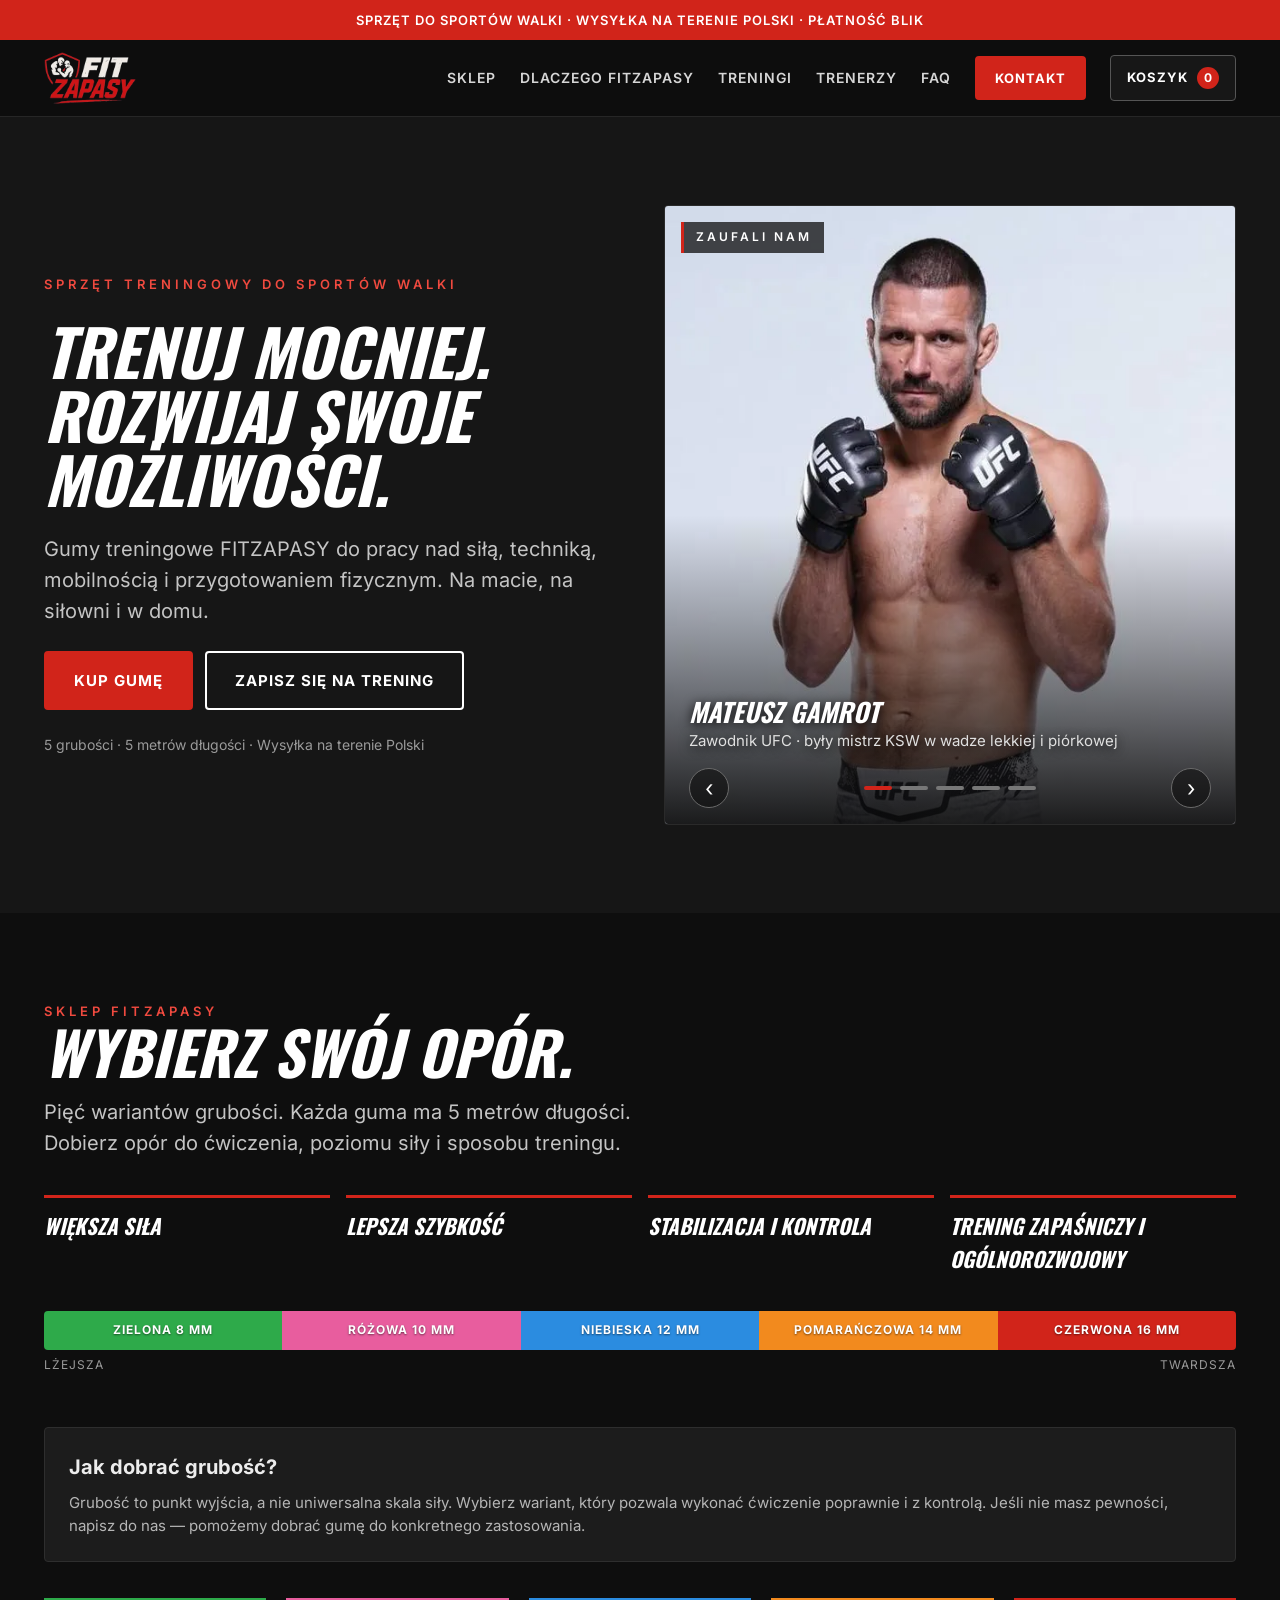
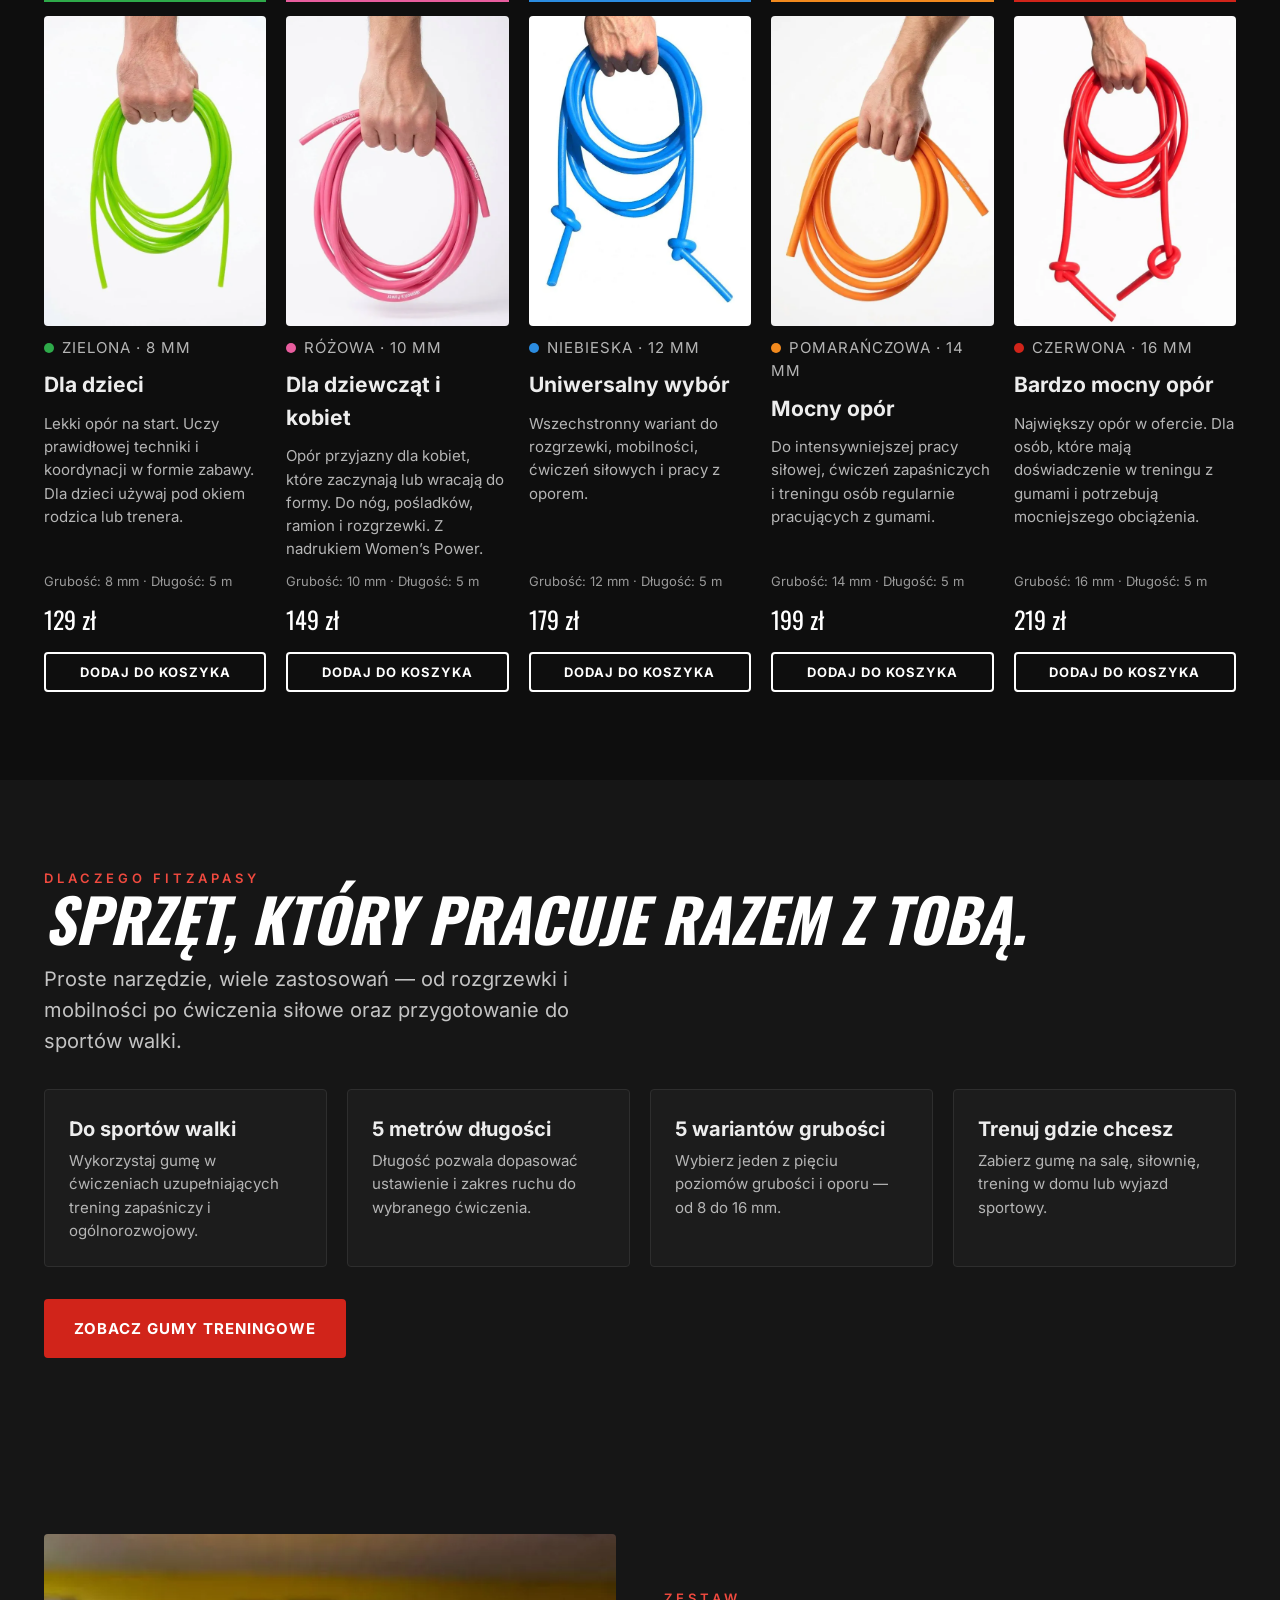
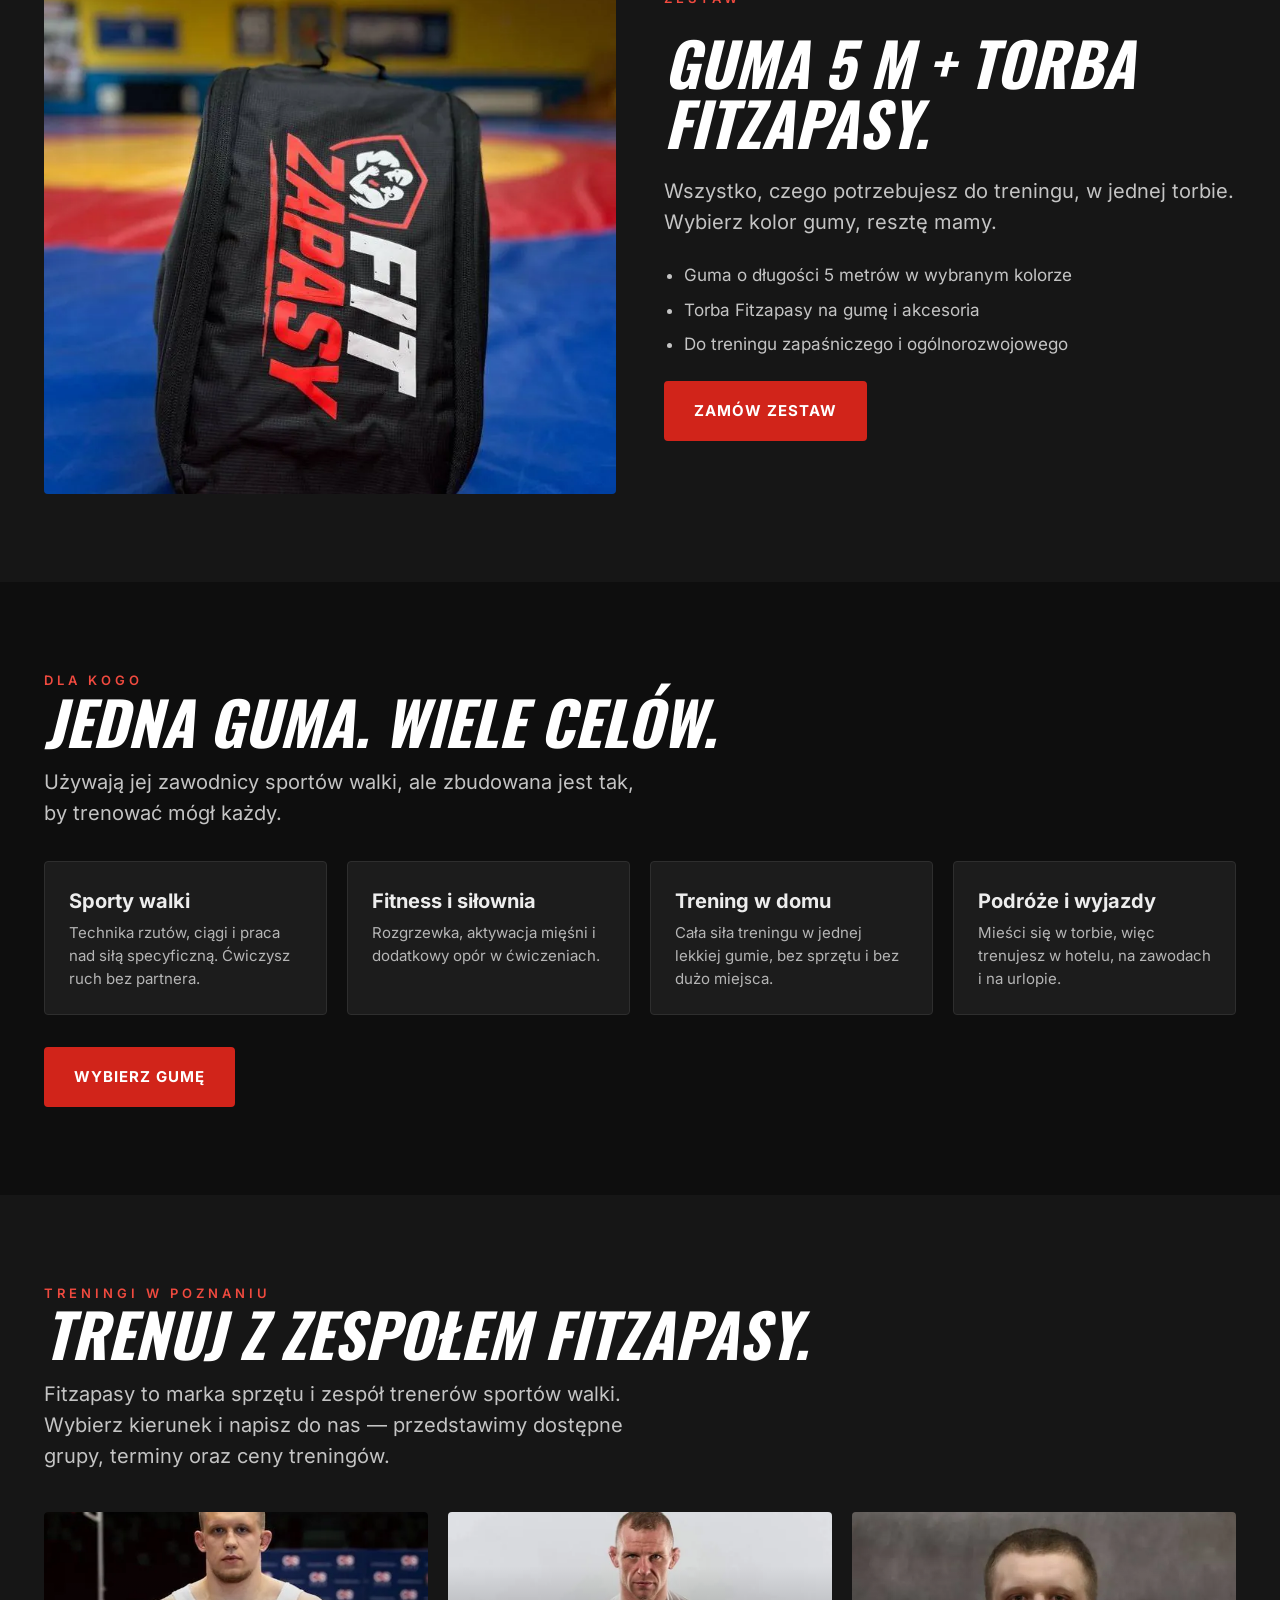
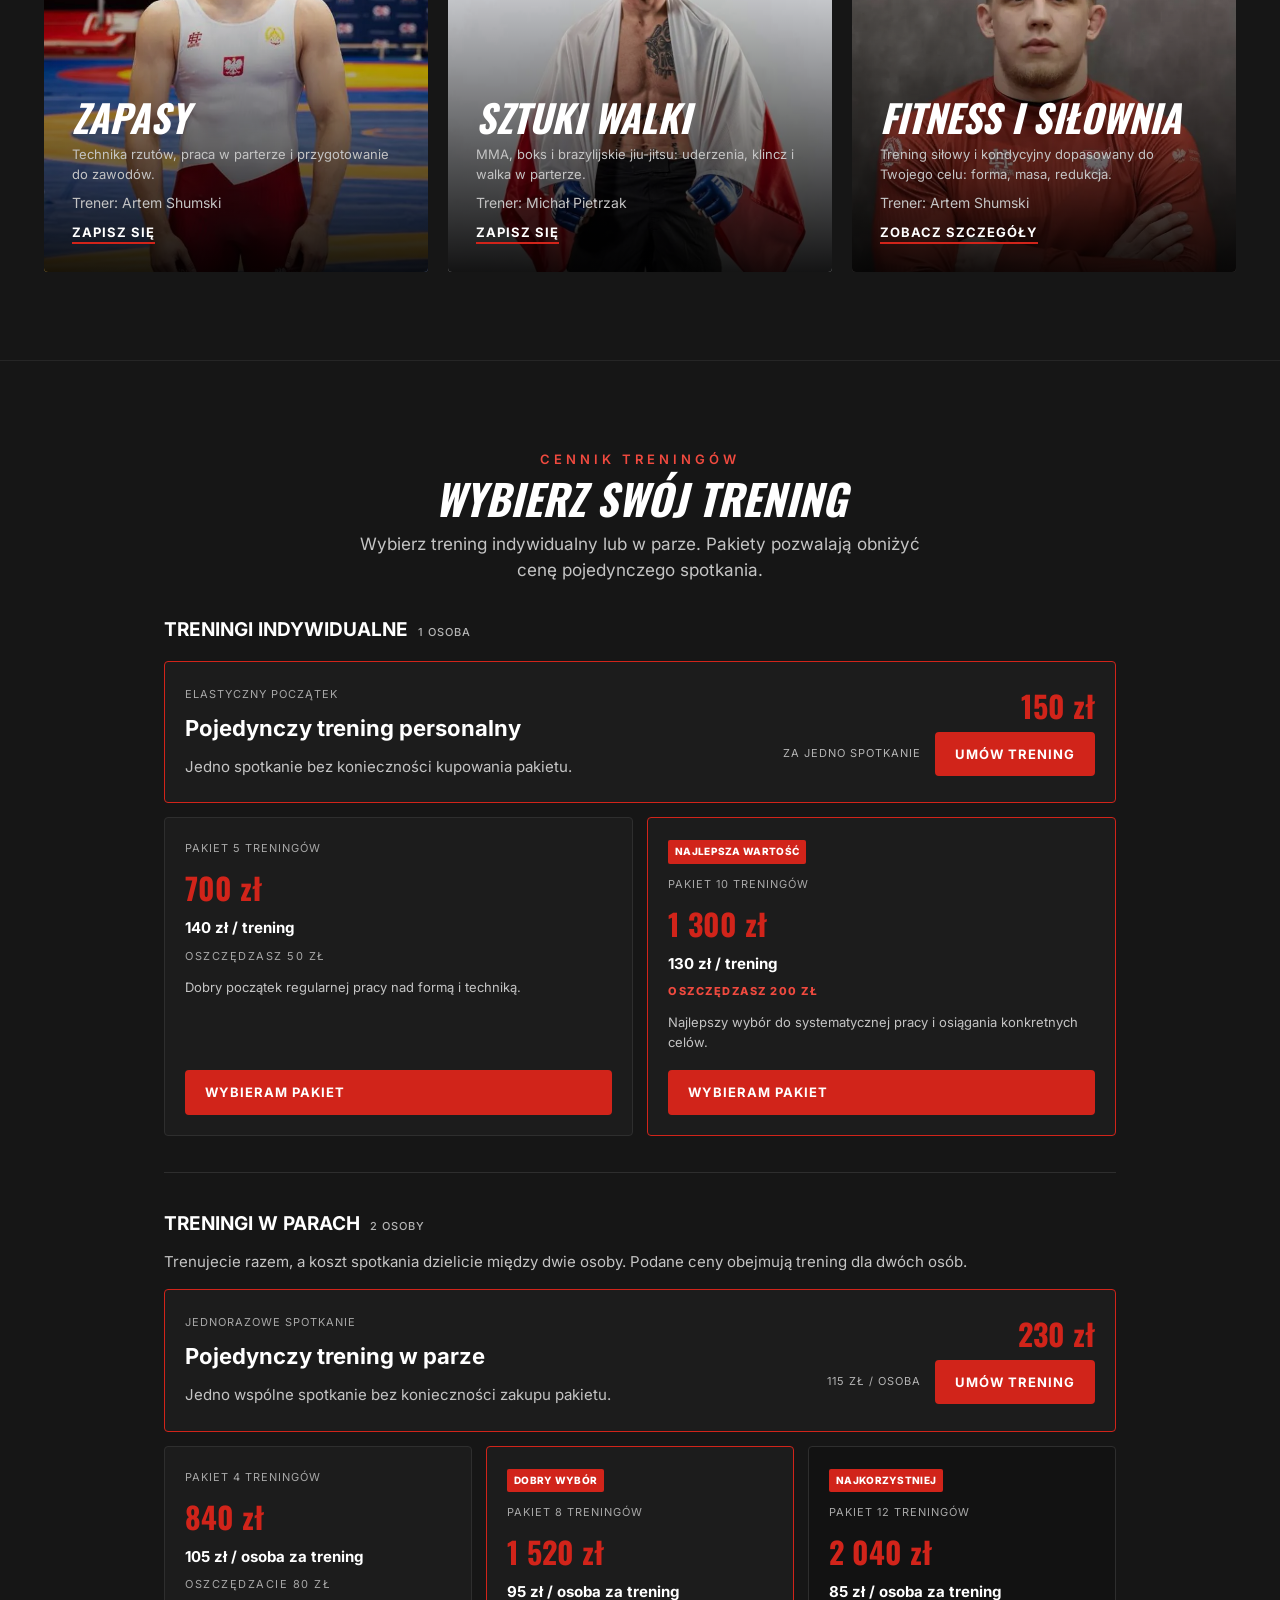
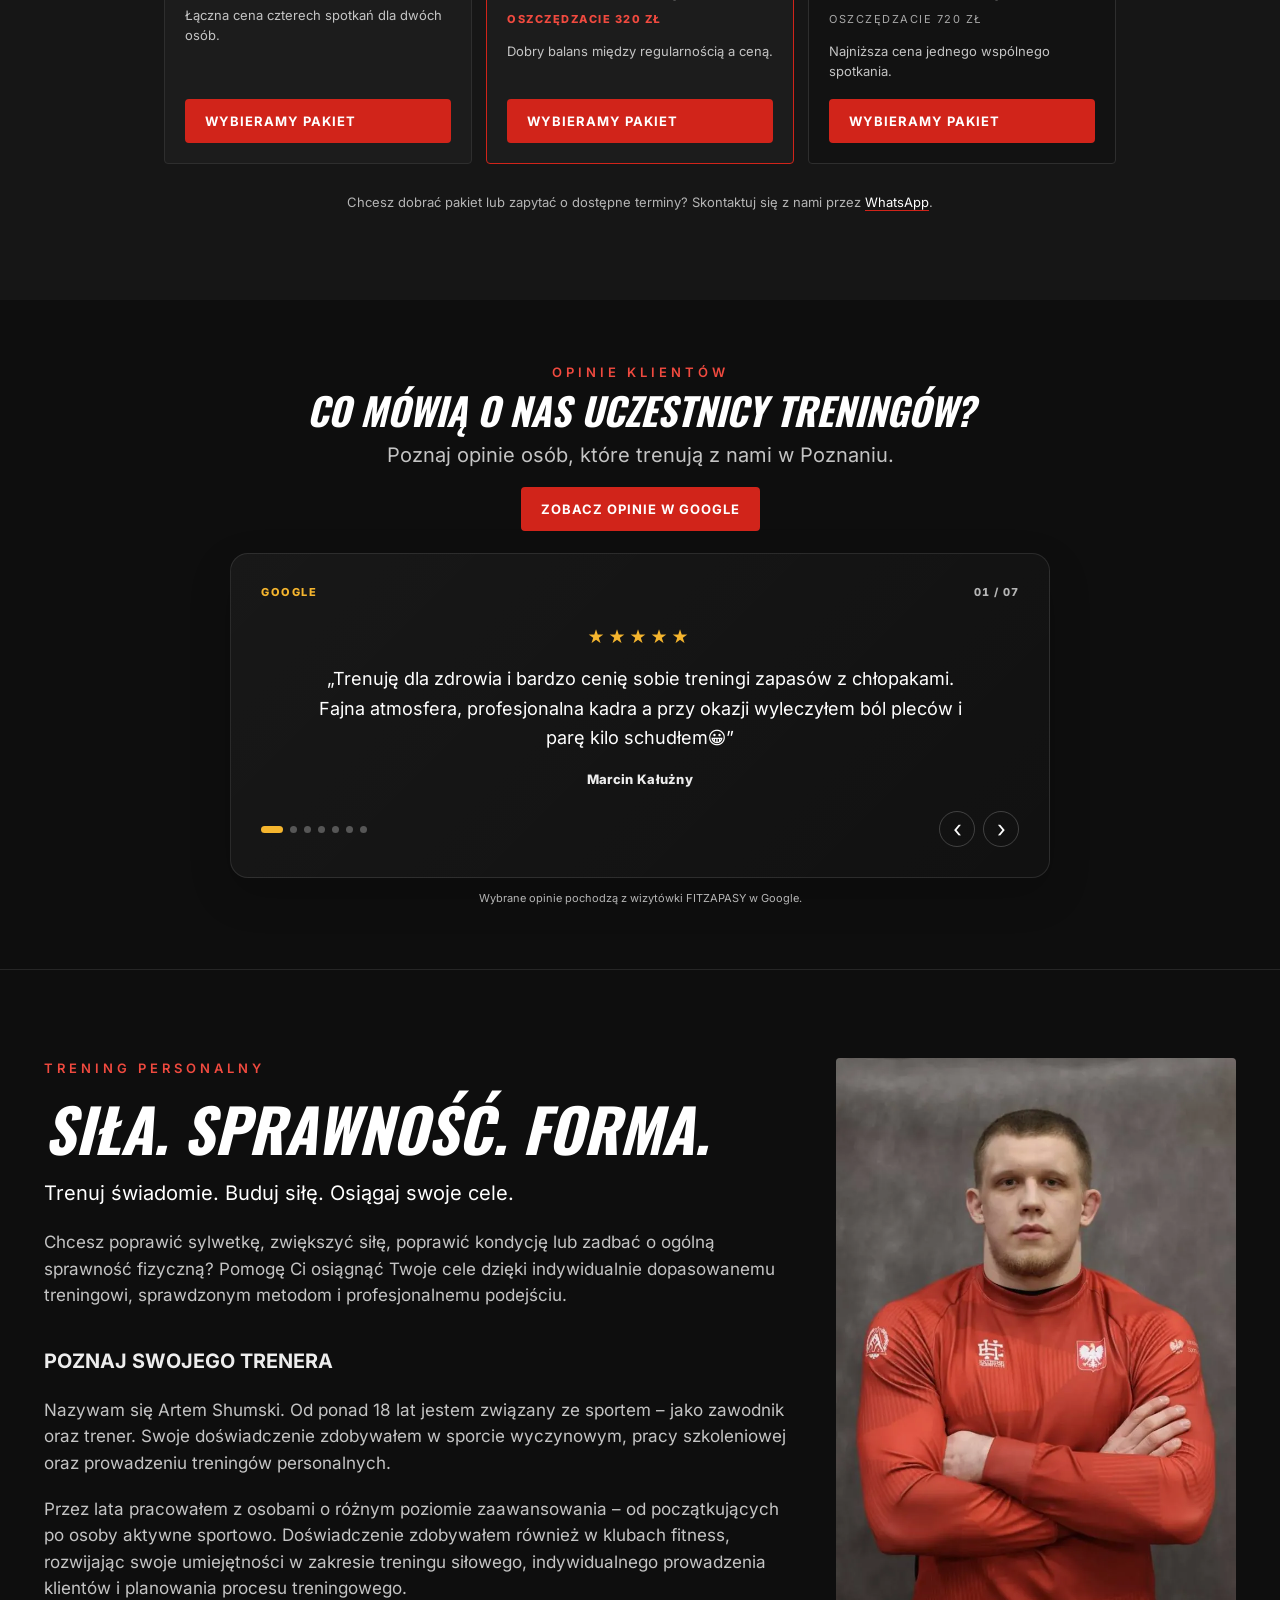
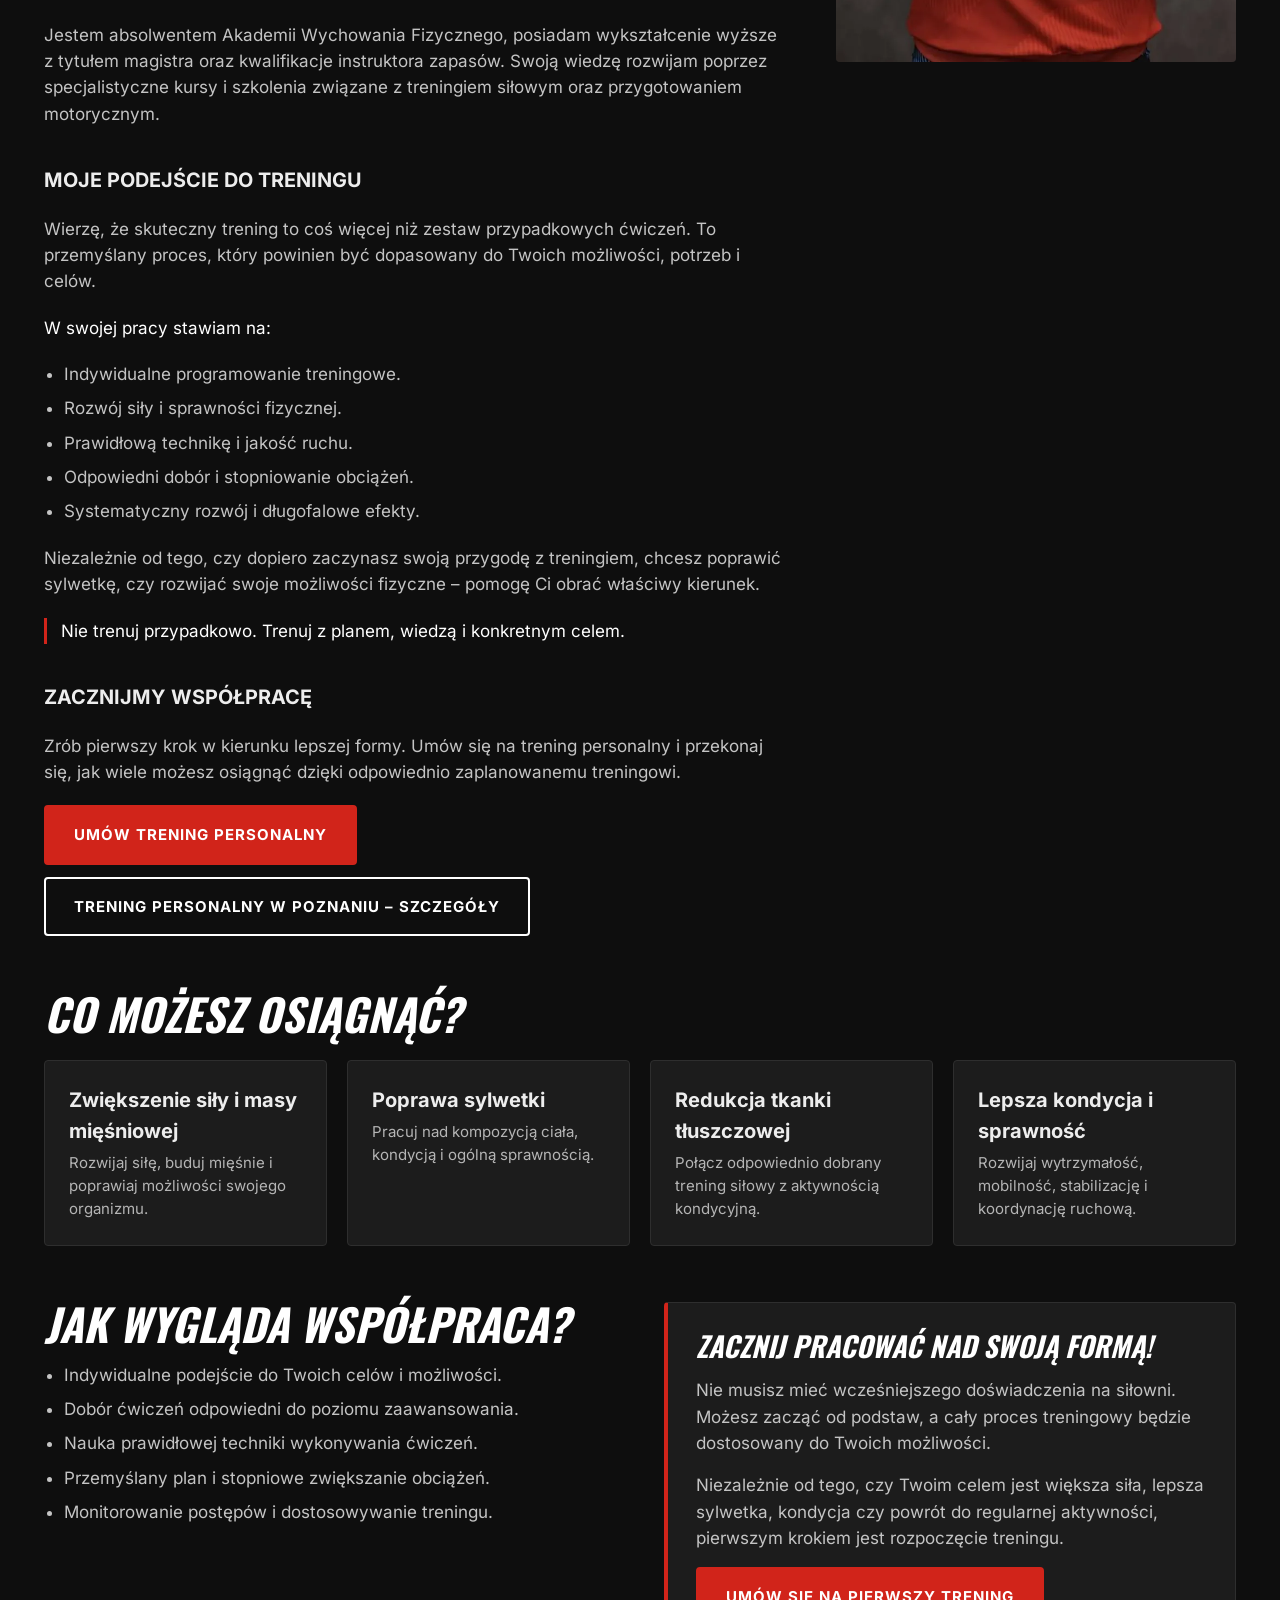
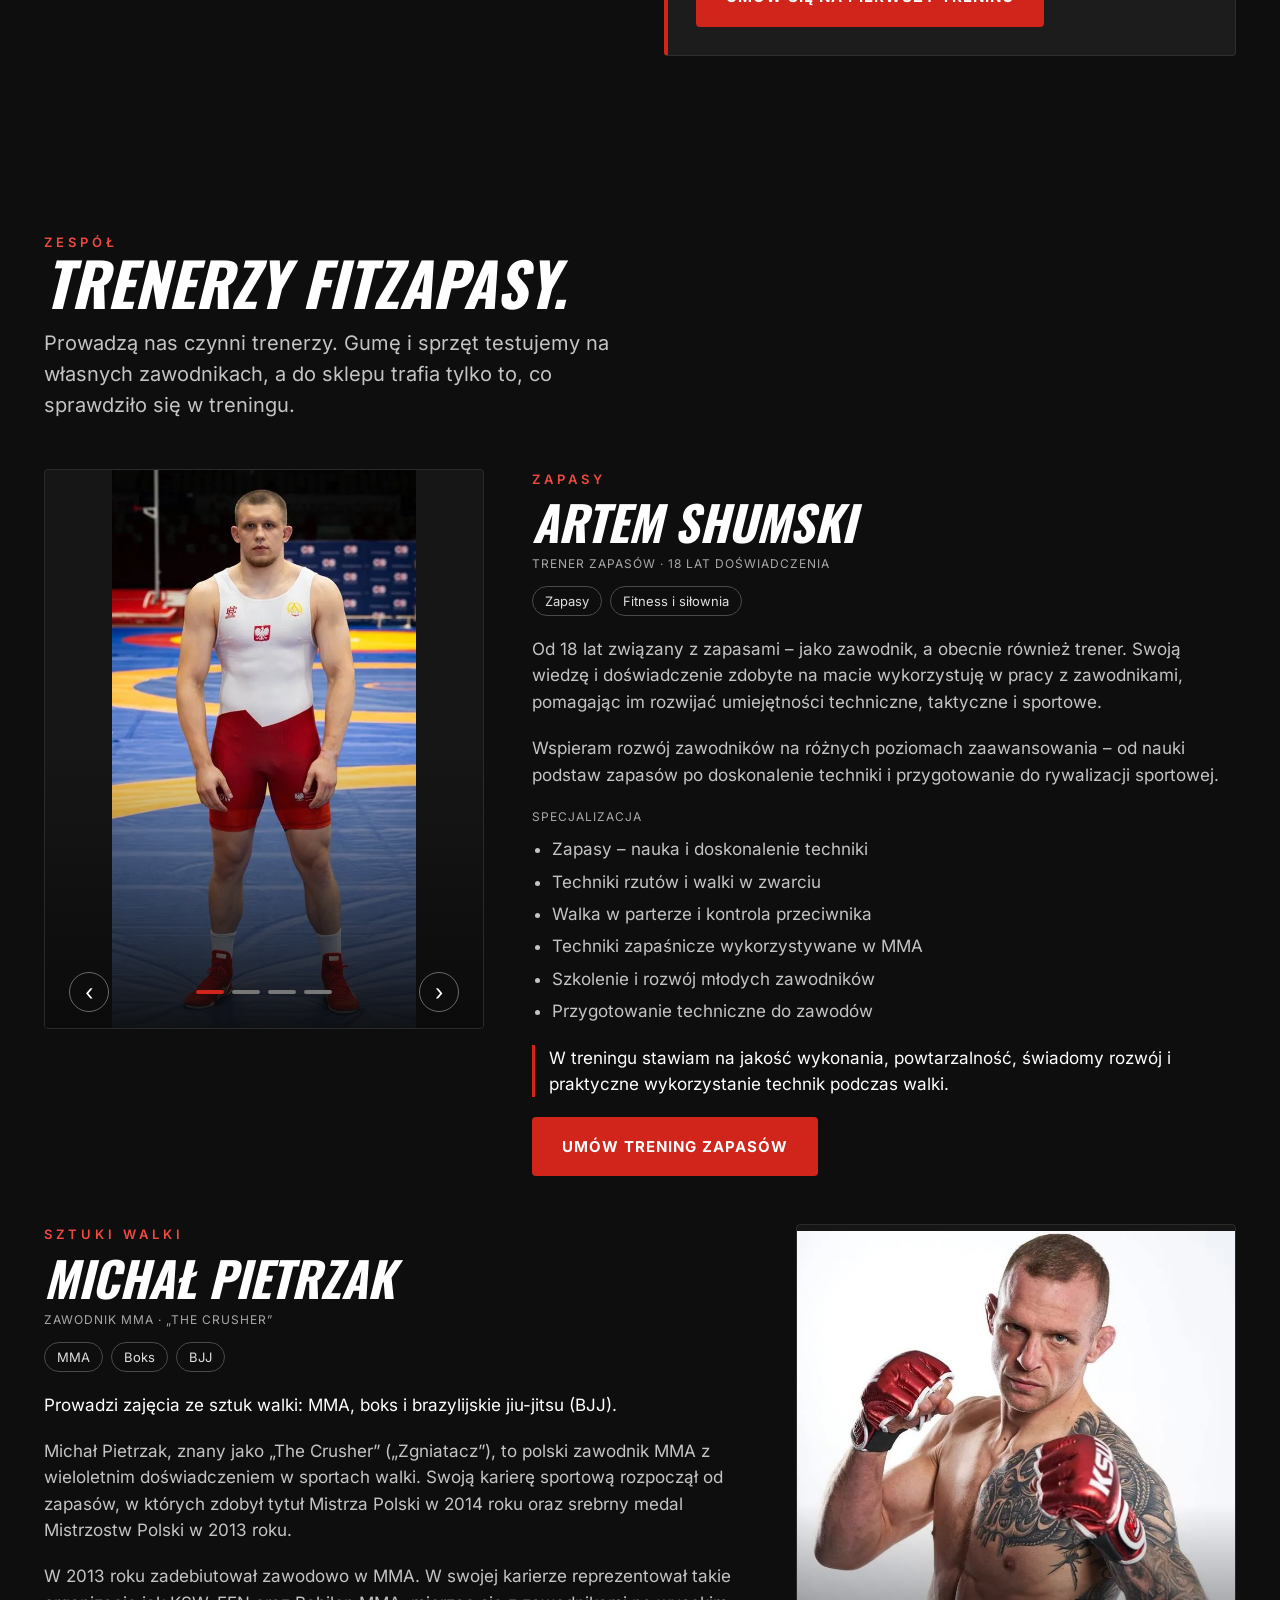
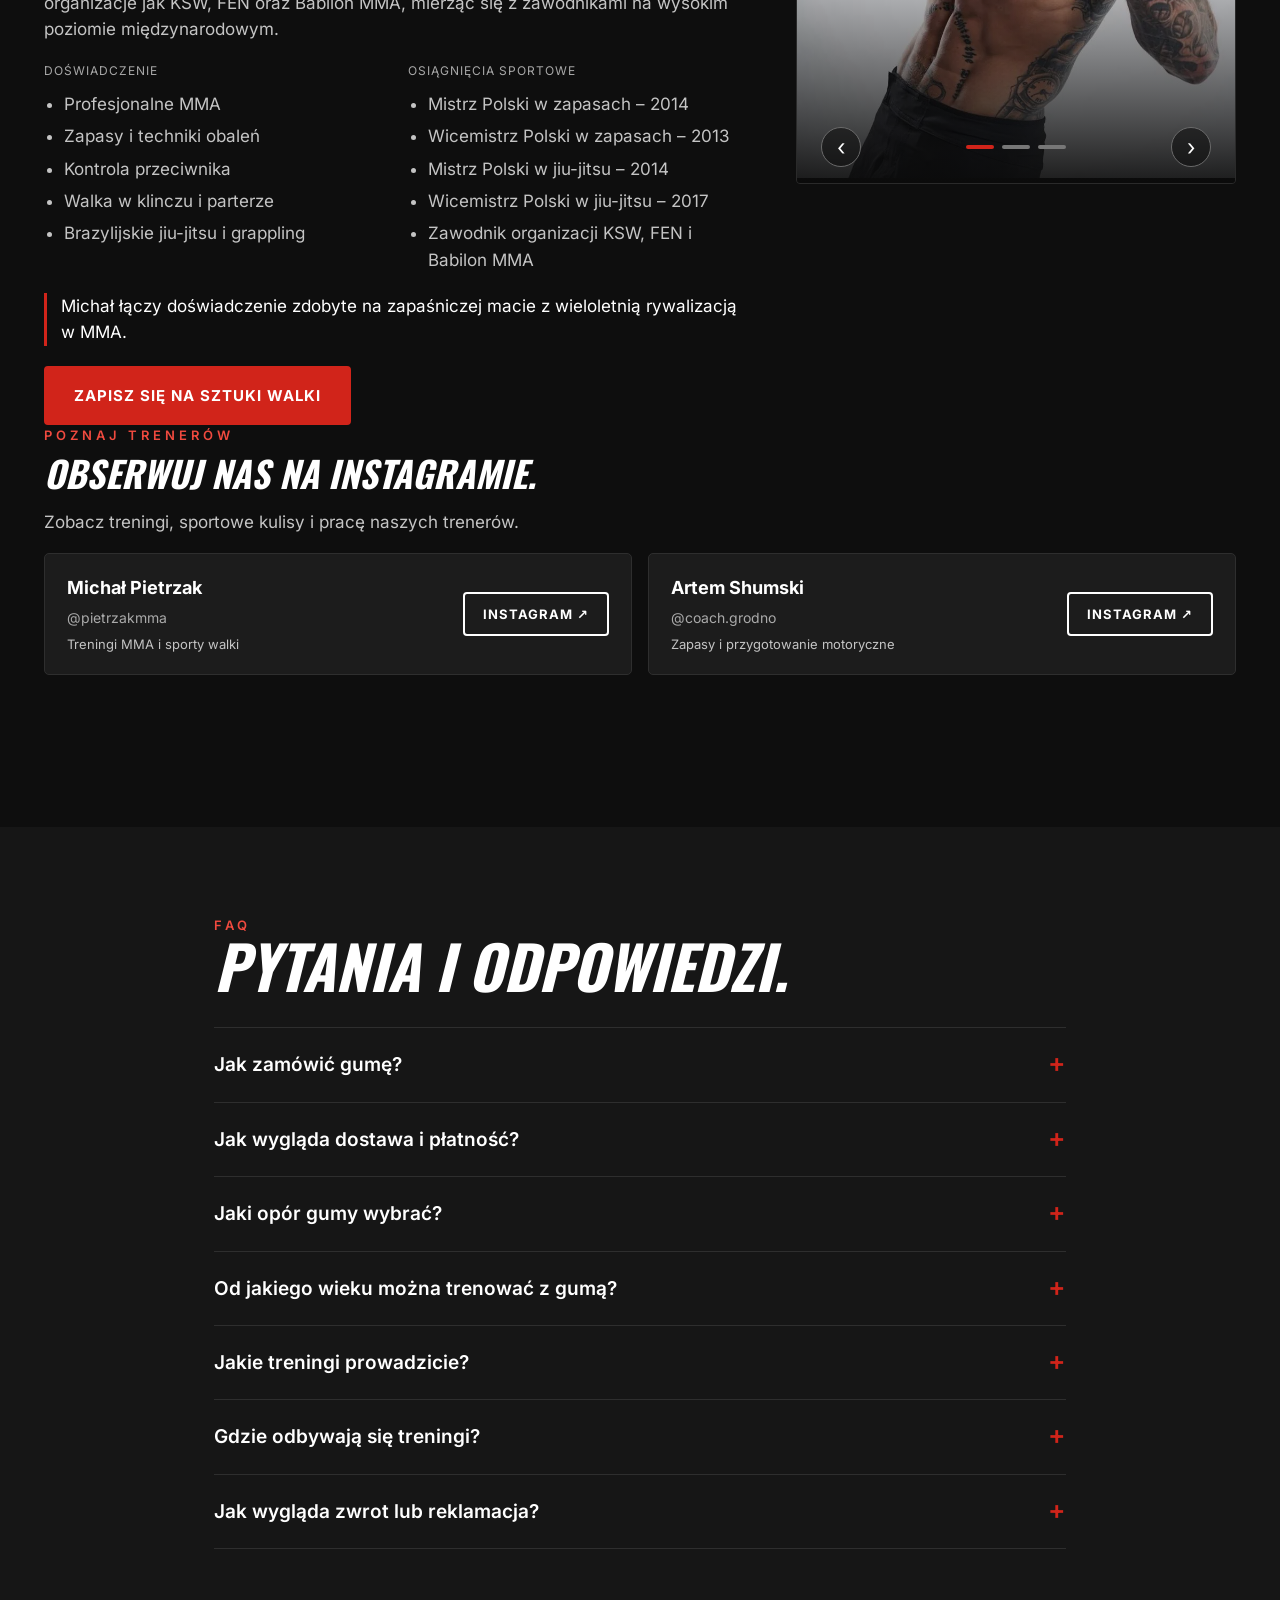
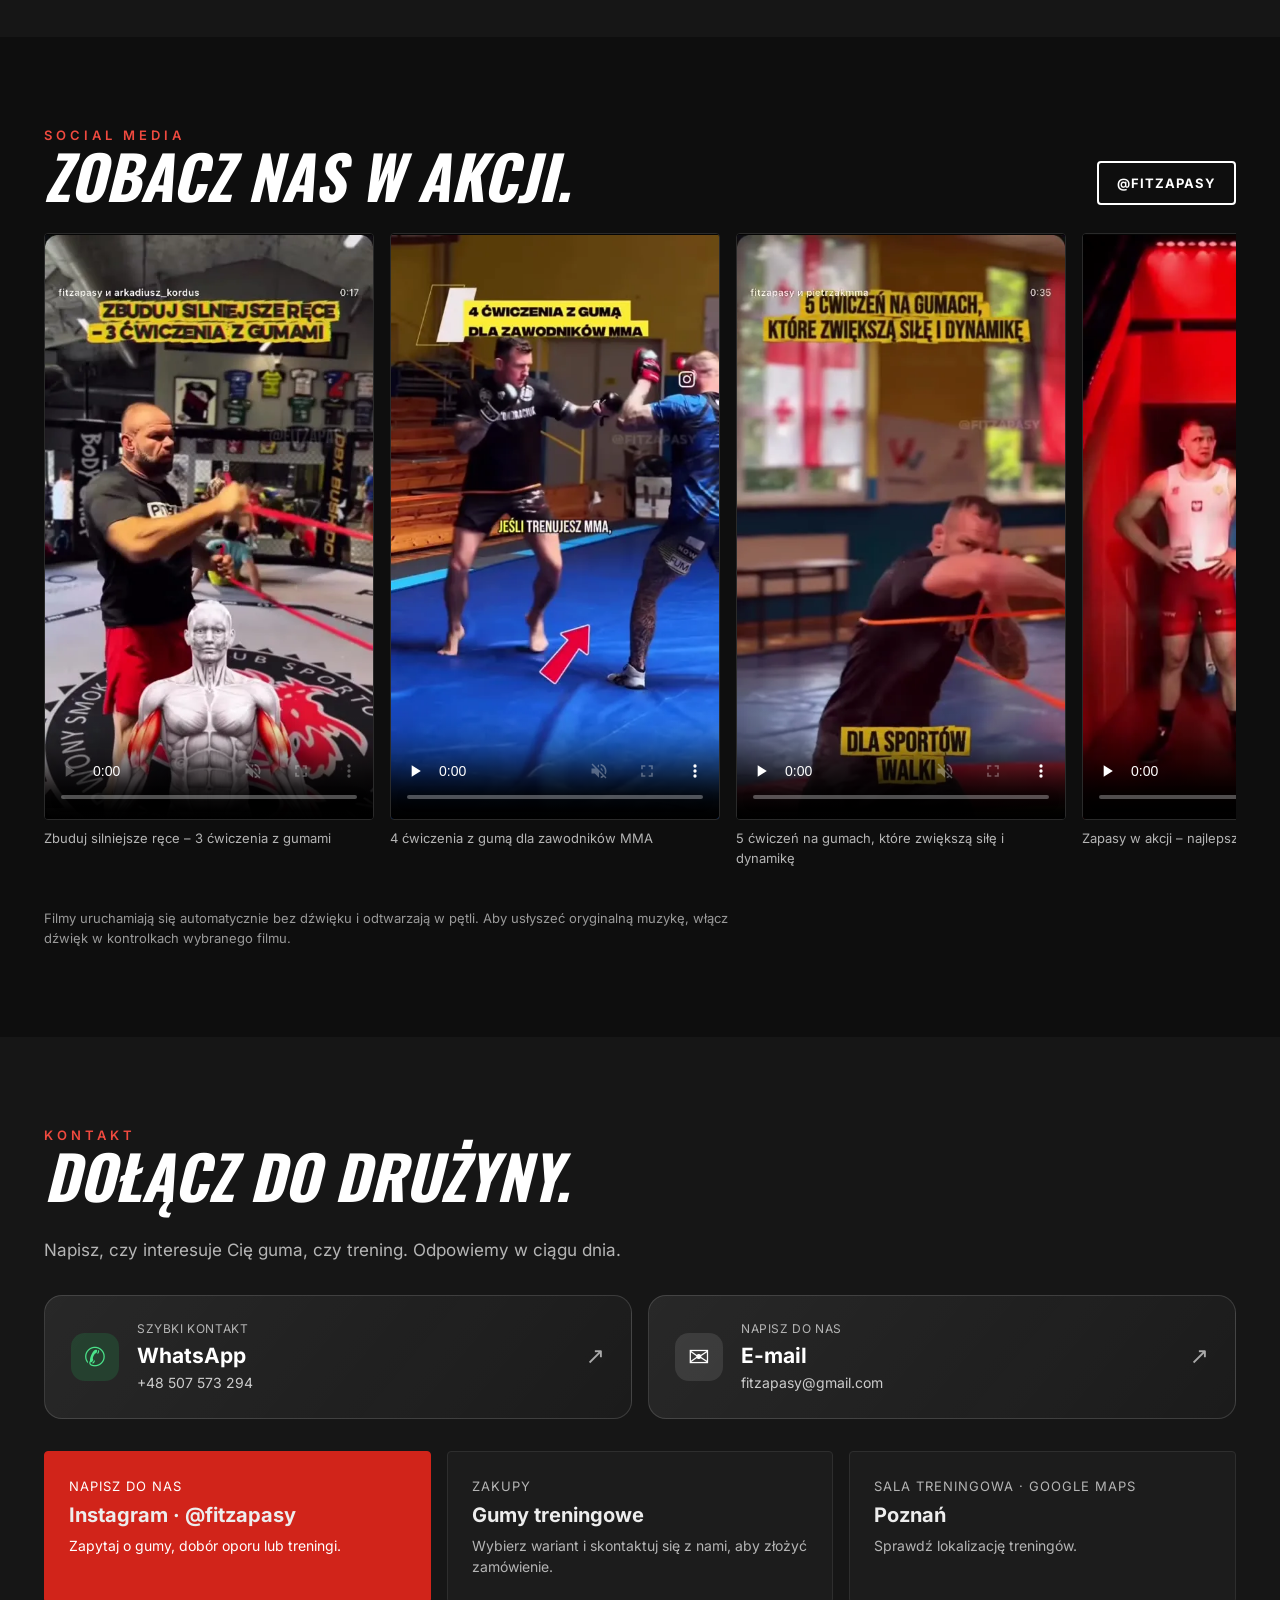
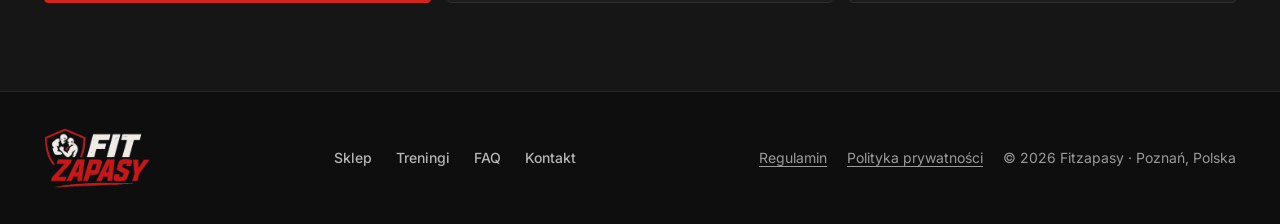
<file: public/index.html>
<!DOCTYPE html>
<html lang="pl">
<head>
  <meta charset="utf-8">
  <meta name="viewport" content="width=device-width, initial-scale=1">
  <title>FITZAPASY – gumy treningowe do sportów walki i treningu siłowego</title>
  <meta name="description" content="Gumy treningowe FITZAPASY o długości 5 m i grubości od 8 do 16 mm. Sprzęt do treningu zapaśniczego, sportów walki, siły i mobilności. Treningi w Poznaniu.">
  <meta name="theme-color" content="#0E0E0E">

  <meta property="og:type" content="website">
  <meta property="og:site_name" content="FITZAPASY">
  <meta property="og:title" content="Fitzapasy – trenuj jak mistrzowie">
  <meta property="og:description" content="Zaufali nam mistrzowie. Guma dla zapaśników i treningi zapasów w Poznaniu.">
  <meta property="og:locale" content="pl_PL">
  <meta property="og:url" content="https://fitzapasy.pl/">
  <meta property="og:image" content="https://fitzapasy.pl/assets/img/og-image.jpg">
  <meta property="og:image:width" content="1200">
  <meta property="og:image:height" content="630">
  <meta name="twitter:card" content="summary_large_image">
  <link rel="canonical" href="https://fitzapasy.pl/">

  <link rel="icon" href="favicon.ico" sizes="48x48">
  <link rel="icon" href="icon-192.png" type="image/png" sizes="192x192">
  <link rel="apple-touch-icon" href="apple-touch-icon.png">
  <link rel="preload" href="assets/fonts/inter-latin-wght-normal.woff2" as="font" type="font/woff2" crossorigin>
  <link rel="preload" href="assets/fonts/oswald-latin-wght-normal.woff2" as="font" type="font/woff2" crossorigin>
  <link rel="preload" href="assets/img/hero-mateusz-gamrot.webp" as="image" type="image/webp">
  <link rel="stylesheet" href="assets/css/main.css">
  <script type="module" src="assets/js/main.js"></script>
  <script type="application/ld+json">
  {
    "@context": "https://schema.org",
    "@type": "SportsActivityLocation",
    "@id": "https://fitzapasy.pl/#business",
    "name": "FITZAPASY",
    "url": "https://fitzapasy.pl/",
    "logo": "https://fitzapasy.pl/assets/img/logo-fitzapasy.webp",
    "image": "https://fitzapasy.pl/assets/img/og-image.jpg",
    "description": "Gumy treningowe do sportów walki i treningu siłowego oraz treningi zapasów, sztuk walki i treningi personalne w Poznaniu.",
    "telephone": "+48507573294",
    "email": "fitzapasy@gmail.com",
    "address": {
      "@type": "PostalAddress",
      "streetAddress": "Osiedle Jana III Sobieskiego 22G",
      "addressLocality": "Poznań",
      "addressCountry": "PL"
    },
    "sameAs": ["https://www.instagram.com/fitzapasy/"]
  }
  </script>
</head>
<body>
<a class="skip-link" href="#main">Przejdź do treści</a>

<div class="top">Sprzęt do sportów walki · Wysyłka na terenie Polski · Płatność BLIK</div>

<header class="site-header" data-site-header>
  <div class="w">
    <a href="#top"><img class="logo" src="assets/img/logo-fitzapasy.webp" alt="Fitzapasy – logo" width="260" height="147"></a>
    <nav class="main-nav" id="main-nav" aria-label="Menu główne">
      <a href="#sklep">Sklep</a>
      <a href="#dlaczego">Dlaczego Fitzapasy</a>
      <a href="#treningi">Treningi</a>
      <a href="#trener">Trenerzy</a>
      <a href="#faq">FAQ</a>
      <a class="btn s" href="#kontakt">Kontakt</a>
    </nav>
    <div class="header-actions">
      <button class="cart-trigger" type="button" data-cart-open aria-label="Otwórz koszyk" aria-controls="cart-panel">
        Koszyk <span class="cart-count" data-cart-count>0</span>
      </button>
      <button class="nav-toggle" type="button" data-nav-toggle aria-controls="main-nav" aria-expanded="false" aria-label="Otwórz menu">
        <span class="nav-toggle-bar"></span>
        <span class="nav-toggle-bar"></span>
        <span class="nav-toggle-bar"></span>
      </button>
    </div>
  </div>
</header>

<main id="main">

  <!-- Hero -------------------------------------------------------------- -->
  <section class="alt" id="top">
    <div class="w">
      <div class="row">
        <div class="col">
          <p class="eyebrow">Sprzęt treningowy do sportów walki</p>
          <h1>Trenuj mocniej. Rozwijaj swoje możliwości.</h1>
          <p class="lead">Gumy treningowe FITZAPASY do pracy nad siłą, techniką, mobilnością i przygotowaniem fizycznym. Na macie, na siłowni i w domu.</p>
          <div class="actions">
            <a class="btn" href="#sklep">Kup gumę</a>
            <a class="btn o" href="#treningi">Zapisz się na trening</a>
          </div>
          <p class="note">5 grubości · 5 metrów długości · Wysyłka na terenie Polski</p>
        </div>

        <div class="col">
          <div class="car" data-carousel aria-roledescription="karuzela" aria-label="Zawodnicy, którzy nam zaufali">
            <p class="trust">Zaufali nam</p>
            <figure class="sl on" aria-label="Zdjęcie 1">
              <img class="focus-18" src="assets/img/hero-mateusz-gamrot.webp" alt="Mateusz Gamrot w rękawicach UFC" width="820" height="683" fetchpriority="high">
              <figcaption><b>Mateusz Gamrot</b><span>Zawodnik UFC · były mistrz KSW w wadze lekkiej i piórkowej</span></figcaption>
            </figure>
            <figure class="sl" aria-label="Zdjęcie 2">
              <img src="assets/img/hero-tadeusz-michalik.webp" alt="Tadeusz Michalik z brązowym medalem olimpijskim z Tokio" width="820" height="544" loading="lazy">
              <figcaption><b>Tadeusz Michalik</b><span>Brązowy medalista igrzysk olimpijskich w Tokio w zapasach w stylu klasycznym</span></figcaption>
            </figure>
            <figure class="sl" aria-label="Zdjęcie 3">
              <img class="focus-15" src="assets/img/hero-mateusz-bernatek.webp" alt="Mateusz Bernatek świętuje zwycięstwo w biało-czerwonym stroju reprezentacji Polski" width="820" height="547" loading="lazy">
              <figcaption><b>Mateusz Bernatek</b><span>Wicemistrz świata (2017) i Europy (2021) w zapasach w stylu klasycznym</span></figcaption>
            </figure>
            <figure class="sl" aria-label="Zdjęcie 4" data-shuffle>
              <img class="focus-30" src="assets/img/hero-daniel-skibinski.webp" alt="Daniel Skibiński z pamiątkową statuetką po walce" width="620" height="730" loading="lazy">
              <figcaption><b>Daniel Skibiński</b><span>Zawodnik KSW · pierwszy i były mistrz Babilon MMA w wadze półśredniej</span></figcaption>
            </figure>
            <figure class="sl" aria-label="Zdjęcie 5" data-shuffle>
              <img class="focus-18" src="assets/img/hero-filip-sadowski.webp" alt="Filip Sadowski z dwoma medalami Mistrzostw Polski w brazylijskim jiu-jitsu" width="820" height="1033" loading="lazy">
              <figcaption><b>Filip Sadowski</b><span>Czarny pas w brazylijskim jiu-jitsu</span></figcaption>
            </figure>
            <div class="shade"></div>
            <div class="ctl">
              <button class="ar" type="button" data-prev aria-label="Poprzednie zdjęcie">‹</button>
              <div class="dots" data-dots></div>
              <button class="ar" type="button" data-next aria-label="Następne zdjęcie">›</button>
            </div>
          </div>
        </div>
      </div>
    </div>
  </section>

  <!-- Sklep ------------------------------------------------------------- -->
  <section id="sklep">
    <div class="w stack gap-36">
      <div class="section-head">
        <p class="eyebrow">Sklep FITZAPASY</p>
        <h2>Wybierz swój opór.</h2>
        <p class="lead">Pięć wariantów grubości. Każda guma ma 5 metrów długości. Dobierz opór do ćwiczenia, poziomu siły i sposobu treningu.</p>
      </div>

      <div class="stats">
        <div><span class="num">Większa siła</span></div>
        <div><span class="num">Lepsza szybkość</span></div>
        <div><span class="num">Stabilizacja i kontrola</span></div>
        <div><span class="num">Trening zapaśniczy i ogólnorozwojowy</span></div>
      </div>

      <div>
        <div class="scale">
          <span class="c-green">Zielona 8 mm</span>
          <span class="c-pink">Różowa 10 mm</span>
          <span class="c-blue">Niebieska 12 mm</span>
          <span class="c-orange">Pomarańczowa 14 mm</span>
          <span class="c-red">Czerwona 16 mm</span>
        </div>
        <div class="scl"><span>lżejsza</span><span>twardsza</span></div>
      </div>

      <div class="cc cc--tip">
        <b>Jak dobrać grubość?</b>
        <span>Grubość to punkt wyjścia, a nie uniwersalna skala siły. Wybierz wariant, który pozwala wykonać ćwiczenie poprawnie i z kontrolą. Jeśli nie masz pewności, napisz do nas — pomożemy dobrać gumę do konkretnego zastosowania.</span>
      </div>

      <div class="grid grid--products">
        <article class="prod c-green">
          <div class="ph"><img class="focus-60" src="assets/img/guma-zielona-8mm.webp" alt="Guma treningowa Fitzapasy – zielona, 8 mm" width="620" height="827" loading="lazy"></div>
          <p class="cat"><i class="dot"></i>Zielona · 8 mm</p>
          <h3>Dla dzieci</h3>
          <p>Lekki opór na start. Uczy prawidłowej techniki i koordynacji w formie zabawy. Dla dzieci używaj pod okiem rodzica lub trenera.</p>
          <p class="spec">Grubość: 8 mm · Długość: 5 m</p>
          <p class="price">129 zł</p>
          <button class="btn o s" type="button" data-add-to-cart data-name="Guma zielona 8 mm – lekki opór" data-price="129">Dodaj do koszyka</button>
        </article>

        <article class="prod c-pink">
          <div class="ph"><img class="focus-60" src="assets/img/guma-rozowa-10mm.webp" alt="Guma treningowa Fitzapasy – różowa, 10 mm" width="620" height="827" loading="lazy"></div>
          <p class="cat"><i class="dot"></i>Różowa · 10 mm</p>
          <h3>Dla dziewcząt i kobiet</h3>
          <p>Opór przyjazny dla kobiet, które zaczynają lub wracają do formy. Do nóg, pośladków, ramion i rozgrzewki. Z nadrukiem Women’s Power.</p>
          <p class="spec">Grubość: 10 mm · Długość: 5 m</p>
          <p class="price">149 zł</p>
          <button class="btn o s" type="button" data-add-to-cart data-name="Guma różowa 10 mm – lekki / średni opór" data-price="149">Dodaj do koszyka</button>
        </article>

        <article class="prod c-blue">
          <div class="ph"><img class="focus-60" src="assets/img/guma-niebieska-12mm.webp" alt="Guma treningowa Fitzapasy – niebieska, 12 mm" width="640" height="933" loading="lazy"></div>
          <p class="cat"><i class="dot"></i>Niebieska · 12 mm</p>
          <h3>Uniwersalny wybór</h3>
          <p>Wszechstronny wariant do rozgrzewki, mobilności, ćwiczeń siłowych i pracy z oporem.</p>
          <p class="spec">Grubość: 12 mm · Długość: 5 m</p>
          <p class="price">179 zł</p>
          <button class="btn o s" type="button" data-add-to-cart data-name="Guma niebieska 12 mm – uniwersalny wybór" data-price="179">Dodaj do koszyka</button>
        </article>

        <article class="prod c-orange">
          <div class="ph"><img class="focus-60" src="assets/img/guma-pomaranczowa-14mm.webp" alt="Guma treningowa Fitzapasy – pomarańczowa, 14 mm" width="620" height="827" loading="lazy"></div>
          <p class="cat"><i class="dot"></i>Pomarańczowa · 14 mm</p>
          <h3>Mocny opór</h3>
          <p>Do intensywniejszej pracy siłowej, ćwiczeń zapaśniczych i treningu osób regularnie pracujących z gumami.</p>
          <p class="spec">Grubość: 14 mm · Długość: 5 m</p>
          <p class="price">199 zł</p>
          <button class="btn o s" type="button" data-add-to-cart data-name="Guma pomarańczowa 14 mm – mocny opór" data-price="199">Dodaj do koszyka</button>
        </article>

        <article class="prod c-red">
          <div class="ph"><img class="focus-60" src="assets/img/guma-czerwona-16mm.webp" alt="Guma treningowa Fitzapasy – czerwona, 16 mm" width="620" height="850" loading="lazy"></div>
          <p class="cat"><i class="dot"></i>Czerwona · 16 mm</p>
          <h3>Bardzo mocny opór</h3>
          <p>Największy opór w ofercie. Dla osób, które mają doświadczenie w treningu z gumami i potrzebują mocniejszego obciążenia.</p>
          <p class="spec">Grubość: 16 mm · Długość: 5 m</p>
          <p class="price">219 zł</p>
          <button class="btn o s" type="button" data-add-to-cart data-name="Guma czerwona 16 mm – bardzo mocny opór" data-price="219">Dodaj do koszyka</button>
        </article>
      </div>
    </div>
  </section>

  <!-- Dlaczego ---------------------------------------------------------- -->
  <section class="alt" id="dlaczego">
    <div class="w stack">
      <div class="section-head">
        <p class="eyebrow">Dlaczego FITZAPASY</p>
        <h2>Sprzęt, który pracuje razem z Tobą.</h2>
        <p class="lead">Proste narzędzie, wiele zastosowań — od rozgrzewki i mobilności po ćwiczenia siłowe oraz przygotowanie do sportów walki.</p>
      </div>
      <div class="grid g4">
        <div class="cc"><b>Do sportów walki</b><span>Wykorzystaj gumę w ćwiczeniach uzupełniających trening zapaśniczy i ogólnorozwojowy.</span></div>
        <div class="cc"><b>5 metrów długości</b><span>Długość pozwala dopasować ustawienie i zakres ruchu do wybranego ćwiczenia.</span></div>
        <div class="cc"><b>5 wariantów grubości</b><span>Wybierz jeden z pięciu poziomów grubości i oporu — od 8 do 16 mm.</span></div>
        <div class="cc"><b>Trenuj gdzie chcesz</b><span>Zabierz gumę na salę, siłownię, trening w domu lub wyjazd sportowy.</span></div>
      </div>
      <div><a class="btn" href="#sklep">Zobacz gumy treningowe</a></div>
    </div>
  </section>

  <!-- Zestaw ------------------------------------------------------------ -->
  <section class="alt" id="zestaw">
    <div class="w">
      <div class="row">
        <div class="col">
          <div class="ph ph--tall"><img class="focus-55" src="assets/img/zestaw-torba.webp" alt="Torba Fitzapasy na macie zapaśniczej" width="760" height="1013" loading="lazy"></div>
        </div>
        <div class="col">
          <p class="eyebrow">Zestaw</p>
          <h2>Guma 5 m + torba Fitzapasy.</h2>
          <p class="lead">Wszystko, czego potrzebujesz do treningu, w jednej torbie. Wybierz kolor gumy, resztę mamy.</p>
          <ul class="list">
            <li>Guma o długości 5 metrów w wybranym kolorze</li>
            <li>Torba Fitzapasy na gumę i akcesoria</li>
            <li>Do treningu zapaśniczego i ogólnorozwojowego</li>
          </ul>
          <div><a class="btn" href="#kontakt">Zamów zestaw</a></div>
        </div>
      </div>
    </div>
  </section>

  <!-- Dla kogo ---------------------------------------------------------- -->
  <section>
    <div class="w stack">
      <div class="section-head">
        <p class="eyebrow">Dla kogo</p>
        <h2>Jedna guma. Wiele celów.</h2>
        <p class="lead">Używają jej zawodnicy sportów walki, ale zbudowana jest tak, by trenować mógł każdy.</p>
      </div>
      <div class="grid g4">
        <div class="cc"><b>Sporty walki</b><span>Technika rzutów, ciągi i praca nad siłą specyficzną. Ćwiczysz ruch bez partnera.</span></div>
        <div class="cc"><b>Fitness i siłownia</b><span>Rozgrzewka, aktywacja mięśni i dodatkowy opór w ćwiczeniach.</span></div>
        <div class="cc"><b>Trening w domu</b><span>Cała siła treningu w jednej lekkiej gumie, bez sprzętu i bez dużo miejsca.</span></div>
        <div class="cc"><b>Podróże i wyjazdy</b><span>Mieści się w torbie, więc trenujesz w hotelu, na zawodach i na urlopie.</span></div>
      </div>
      <div><a class="btn" href="#sklep">Wybierz gumę</a></div>
    </div>
  </section>

  <!-- Treningi ---------------------------------------------------------- -->
  <section class="alt" id="treningi">
    <div class="w stack gap-40">
      <div class="section-head">
        <p class="eyebrow">Treningi w Poznaniu</p>
        <h2>Trenuj z zespołem Fitzapasy.</h2>
        <p class="lead">Fitzapasy to marka sprzętu i zespół trenerów sportów walki. Wybierz kierunek i napisz do nas — przedstawimy dostępne grupy, terminy oraz ceny treningów.</p>
      </div>

      <div class="grid grid--paths">
        <a class="ph path" href="#kontakt">
          <img class="focus-15" src="assets/img/artem-shumski-zapasy.webp" alt="Trening: Zapasy" width="599" height="1100" loading="lazy">
          <span class="big">Zapasy</span>
          <span>Technika rzutów, praca w parterze i przygotowanie do zawodów.</span>
          <span class="trainer">Trener: Artem Shumski</span>
          <span class="more">Zapisz się</span>
        </a>
        <a class="ph path" href="#kontakt">
          <img class="focus-15" src="assets/img/michal-pietrzak-flaga.webp" alt="Trening: sztuki walki" width="820" height="883" loading="lazy">
          <span class="big">Sztuki walki</span>
          <span>MMA, boks i brazylijskie jiu-jitsu: uderzenia, klincz i walka w parterze.</span>
          <span class="trainer">Trener: Michał Pietrzak</span>
          <span class="more">Zapisz się</span>
        </a>
        <a class="ph path" href="#fitness">
          <img class="focus-15" src="assets/img/artem-shumski-fitness.webp" alt="Trening: fitness i siłownia" width="729" height="1100" loading="lazy">
          <span class="big">Fitness i siłownia</span>
          <span>Trening siłowy i kondycyjny dopasowany do Twojego celu: forma, masa, redukcja.</span>
          <span class="trainer">Trener: Artem Shumski</span>
          <span class="more">Zobacz szczegóły</span>
        </a>
      </div>
    </div>
  </section>

  <!-- Cennik treningów -------------------------------------------------- -->
  <section class="alt section--bordered" id="cennik">
    <div class="w pricing">
      <div class="pricing-head">
        <p class="eyebrow">Cennik treningów</p>
        <h2>Wybierz swój trening</h2>
        <p class="lead">Wybierz trening indywidualny lub w parze. Pakiety pozwalają obniżyć cenę pojedynczego spotkania.</p>
      </div>

      <div class="pricing-group">
        <h3 class="pricing-group-title">Treningi indywidualne <small>1 osoba</small></h3>

        <article class="price-card price-card--single">
          <div class="price-card-info">
            <p class="price-card-label">Elastyczny początek</p>
            <h4>Pojedynczy trening personalny</h4>
            <p class="price-card-desc">Jedno spotkanie bez konieczności kupowania pakietu.</p>
          </div>
          <div class="price-card-buy">
            <p class="price-card-amount">150&nbsp;zł</p>
            <div class="price-card-cta">
              <span class="price-card-unit">za jedno spotkanie</span>
              <a class="btn s" href="#kontakt" data-whatsapp="pojedynczy trening personalny (150 zł)">Umów trening</a>
            </div>
          </div>
        </article>

        <div class="pricing-grid pricing-grid--2">
          <article class="price-card">
            <p class="price-card-label">Pakiet 5 treningów</p>
            <p class="price-card-amount">700&nbsp;zł</p>
            <p class="price-card-per">140&nbsp;zł / trening</p>
            <p class="price-card-saving">Oszczędzasz 50&nbsp;zł</p>
            <p class="price-card-desc">Dobry początek regularnej pracy nad formą i techniką.</p>
            <a class="btn s" href="#kontakt" data-whatsapp="pakiet 5 treningów indywidualnych (700 zł)">Wybieram pakiet</a>
          </article>
          <article class="price-card price-card--featured">
            <p class="price-card-badge">Najlepsza wartość</p>
            <p class="price-card-label">Pakiet 10 treningów</p>
            <p class="price-card-amount">1&nbsp;300&nbsp;zł</p>
            <p class="price-card-per">130&nbsp;zł / trening</p>
            <p class="price-card-saving">Oszczędzasz 200&nbsp;zł</p>
            <p class="price-card-desc">Najlepszy wybór do systematycznej pracy i osiągania konkretnych celów.</p>
            <a class="btn s" href="#kontakt" data-whatsapp="pakiet 10 treningów indywidualnych (1300 zł)">Wybieram pakiet</a>
          </article>
        </div>
      </div>

      <div class="pricing-group">
        <h3 class="pricing-group-title">Treningi w parach <small>2 osoby</small></h3>
        <p class="pricing-group-intro">Trenujecie razem, a koszt spotkania dzielicie między dwie osoby. Podane ceny obejmują trening dla dwóch osób.</p>

        <article class="price-card price-card--single">
          <div class="price-card-info">
            <p class="price-card-label">Jednorazowe spotkanie</p>
            <h4>Pojedynczy trening w parze</h4>
            <p class="price-card-desc">Jedno wspólne spotkanie bez konieczności zakupu pakietu.</p>
          </div>
          <div class="price-card-buy">
            <p class="price-card-amount">230&nbsp;zł</p>
            <div class="price-card-cta">
              <span class="price-card-unit">115&nbsp;zł / osoba</span>
              <a class="btn s" href="#kontakt" data-whatsapp="pojedynczy trening w parze (230 zł)">Umów trening</a>
            </div>
          </div>
        </article>

        <div class="pricing-grid pricing-grid--3">
          <article class="price-card">
            <p class="price-card-label">Pakiet 4 treningów</p>
            <p class="price-card-amount">840&nbsp;zł</p>
            <p class="price-card-per">105&nbsp;zł / osoba za trening</p>
            <p class="price-card-saving">Oszczędzacie 80&nbsp;zł</p>
            <p class="price-card-desc">Łączna cena czterech spotkań dla dwóch osób.</p>
            <a class="btn s" href="#kontakt" data-whatsapp="pakiet 4 treningów w parze (840 zł)">Wybieramy pakiet</a>
          </article>
          <article class="price-card price-card--featured">
            <p class="price-card-badge">Dobry wybór</p>
            <p class="price-card-label">Pakiet 8 treningów</p>
            <p class="price-card-amount">1&nbsp;520&nbsp;zł</p>
            <p class="price-card-per">95&nbsp;zł / osoba za trening</p>
            <p class="price-card-saving">Oszczędzacie 320&nbsp;zł</p>
            <p class="price-card-desc">Dobry balans między regularnością a ceną.</p>
            <a class="btn s" href="#kontakt" data-whatsapp="pakiet 8 treningów w parze (1520 zł)">Wybieramy pakiet</a>
          </article>
          <article class="price-card price-card--dark">
            <p class="price-card-badge">Najkorzystniej</p>
            <p class="price-card-label">Pakiet 12 treningów</p>
            <p class="price-card-amount">2&nbsp;040&nbsp;zł</p>
            <p class="price-card-per">85&nbsp;zł / osoba za trening</p>
            <p class="price-card-saving">Oszczędzacie 720&nbsp;zł</p>
            <p class="price-card-desc">Najniższa cena jednego wspólnego spotkania.</p>
            <a class="btn s" href="#kontakt" data-whatsapp="pakiet 12 treningów w parze (2040 zł)">Wybieramy pakiet</a>
          </article>
        </div>
      </div>

      <p class="pricing-note">Chcesz dobrać pakiet lub zapytać o dostępne terminy? Skontaktuj się z nami przez <a href="#kontakt" data-whatsapp="">WhatsApp</a>.</p>
    </div>
  </section>

  <!-- Opinie ------------------------------------------------------------ -->
  <section class="review-section" id="opinie">
    <div class="w">
      <div class="review-heading">
        <div>
          <p class="eyebrow">Opinie klientów</p>
          <h2>Co mówią o nas uczestnicy treningów?</h2>
          <p class="lead">Poznaj opinie osób, które trenują z nami w Poznaniu.</p>
        </div>
        <a class="btn s" href="https://maps.app.goo.gl/hU7fTTg3PBC93mWm6" target="_blank" rel="noopener noreferrer">Zobacz opinie w Google</a>
      </div>

      <div class="cc review-carousel" data-reviews role="region" aria-roledescription="karuzela" aria-label="Opinie uczestników treningów">
        <div class="review-topline">
          <span class="review-google">GOOGLE</span>
          <span class="review-count" data-review-count>01 / 07</span>
        </div>
        <div class="review-content" aria-live="polite" aria-atomic="true">
          <div class="review-stars" aria-label="5 na 5 gwiazdek">★★★★★</div>
          <p class="review-text" data-review-text></p>
          <div class="review-author" data-review-author></div>
        </div>
        <div class="review-controls">
          <div class="review-dots" data-dots aria-label="Wybierz opinię"></div>
          <div class="review-arrows">
            <button type="button" data-prev aria-label="Poprzednia opinia">‹</button>
            <button type="button" data-next aria-label="Następna opinia">›</button>
          </div>
        </div>
      </div>
      <p class="review-footnote">Wybrane opinie pochodzą z wizytówki FITZAPASY w Google.</p>
    </div>
  </section>

  <!-- Trening personalny ------------------------------------------------ -->
  <section class="section--bordered" id="fitness">
    <div class="w stack gap-56">
      <div class="row row--top">
        <div class="col fitness-body prose">
          <p class="eyebrow">Trening personalny</p>
          <h2>Siła. Sprawność. Forma.</h2>
          <p class="lead lead--light">Trenuj świadomie. Buduj siłę. Osiągaj swoje cele.</p>
          <p>Chcesz poprawić sylwetkę, zwiększyć siłę, poprawić kondycję lub zadbać o ogólną sprawność fizyczną? Pomogę Ci osiągnąć Twoje cele dzięki indywidualnie dopasowanemu treningowi, sprawdzonym metodom i profesjonalnemu podejściu.</p>

          <h3>POZNAJ SWOJEGO TRENERA</h3>
          <p>Nazywam się Artem Shumski. Od ponad 18 lat jestem związany ze sportem – jako zawodnik oraz trener. Swoje doświadczenie zdobywałem w sporcie wyczynowym, pracy szkoleniowej oraz prowadzeniu treningów personalnych.</p>
          <p>Przez lata pracowałem z osobami o różnym poziomie zaawansowania – od początkujących po osoby aktywne sportowo. Doświadczenie zdobywałem również w klubach fitness, rozwijając swoje umiejętności w zakresie treningu siłowego, indywidualnego prowadzenia klientów i planowania procesu treningowego.</p>
          <p>Jestem absolwentem Akademii Wychowania Fizycznego, posiadam wykształcenie wyższe z tytułem magistra oraz kwalifikacje instruktora zapasów. Swoją wiedzę rozwijam poprzez specjalistyczne kursy i szkolenia związane z treningiem siłowym oraz przygotowaniem motorycznym.</p>

          <h3>MOJE PODEJŚCIE DO TRENINGU</h3>
          <p>Wierzę, że skuteczny trening to coś więcej niż zestaw przypadkowych ćwiczeń. To przemyślany proces, który powinien być dopasowany do Twoich możliwości, potrzeb i celów.</p>
          <p class="em">W swojej pracy stawiam na:</p>
          <ul class="list">
            <li>Indywidualne programowanie treningowe.</li>
            <li>Rozwój siły i sprawności fizycznej.</li>
            <li>Prawidłową technikę i jakość ruchu.</li>
            <li>Odpowiedni dobór i stopniowanie obciążeń.</li>
            <li>Systematyczny rozwój i długofalowe efekty.</li>
          </ul>
          <p>Niezależnie od tego, czy dopiero zaczynasz swoją przygodę z treningiem, chcesz poprawić sylwetkę, czy rozwijać swoje możliwości fizyczne – pomogę Ci obrać właściwy kierunek.</p>
          <p class="callout">Nie trenuj przypadkowo. Trenuj z planem, wiedzą i konkretnym celem.</p>

          <h3>ZACZNIJMY WSPÓŁPRACĘ</h3>
          <p>Zrób pierwszy krok w kierunku lepszej formy. Umów się na trening personalny i przekonaj się, jak wiele możesz osiągnąć dzięki odpowiednio zaplanowanemu treningowi.</p>
          <div class="actions">
            <a class="btn" href="#kontakt">Umów trening personalny</a>
            <a class="btn o" href="trening-personalny-poznan">Trening personalny w Poznaniu – szczegóły</a>
          </div>
        </div>
        <div class="fitness-photo">
          <div class="ph"><img src="assets/img/artem-shumski-fitness.webp" alt="Artem Shumski, trener treningu siłowego i fitnessu" width="729" height="1100" loading="lazy"></div>
        </div>
      </div>

      <div class="stack gap-24">
        <h2 class="h-mid">Co możesz osiągnąć?</h2>
        <div class="grid g4">
          <div class="cc"><b>Zwiększenie siły i masy mięśniowej</b><span>Rozwijaj siłę, buduj mięśnie i poprawiaj możliwości swojego organizmu.</span></div>
          <div class="cc"><b>Poprawa sylwetki</b><span>Pracuj nad kompozycją ciała, kondycją i ogólną sprawnością.</span></div>
          <div class="cc"><b>Redukcja tkanki tłuszczowej</b><span>Połącz odpowiednio dobrany trening siłowy z aktywnością kondycyjną.</span></div>
          <div class="cc"><b>Lepsza kondycja i sprawność</b><span>Rozwijaj wytrzymałość, mobilność, stabilizację i koordynację ruchową.</span></div>
        </div>
      </div>

      <div class="row row--top">
        <div class="col collab-col">
          <h2 class="h-mid">Jak wygląda współpraca?</h2>
          <ul class="list">
            <li>Indywidualne podejście do Twoich celów i możliwości.</li>
            <li>Dobór ćwiczeń odpowiedni do poziomu zaawansowania.</li>
            <li>Nauka prawidłowej techniki wykonywania ćwiczeń.</li>
            <li>Przemyślany plan i stopniowe zwiększanie obciążeń.</li>
            <li>Monitorowanie postępów i dostosowywanie treningu.</li>
          </ul>
        </div>
        <div class="col collab-col cta-box prose">
          <h3 class="big">Zacznij pracować nad swoją formą!</h3>
          <p>Nie musisz mieć wcześniejszego doświadczenia na siłowni. Możesz zacząć od podstaw, a cały proces treningowy będzie dostosowany do Twoich możliwości.</p>
          <p>Niezależnie od tego, czy Twoim celem jest większa siła, lepsza sylwetka, kondycja czy powrót do regularnej aktywności, pierwszym krokiem jest rozpoczęcie treningu.</p>
          <div><a class="btn" href="#kontakt">Umów się na pierwszy trening</a></div>
        </div>
      </div>
    </div>
  </section>

  <!-- Trenerzy ---------------------------------------------------------- -->
  <section id="trener">
    <div class="w stack gap-48">
      <div class="section-head">
        <p class="eyebrow">Zespół</p>
        <h2>Trenerzy Fitzapasy.</h2>
        <p class="lead">Prowadzą nas czynni trenerzy. Gumę i sprzęt testujemy na własnych zawodnikach, a do sklepu trafia tylko to, co sprawdziło się w treningu.</p>
      </div>

      <div class="row row--top">
        <div class="coach-media">
          <div class="car car--portrait" data-carousel aria-roledescription="karuzela" aria-label="Zdjęcia trenera Artema Shumskiego">
            <figure class="sl on"><img src="assets/img/artem-shumski-zapasy.webp" alt="Artem Shumski, trener zapasów" width="599" height="1100" loading="lazy"></figure>
            <figure class="sl"><img src="assets/img/artem-shumski-podium.webp" alt="Trener i młody zawodnik z brązowym medalem mistrzostw Europy U15 na podium" width="820" height="1093" loading="lazy"></figure>
            <figure class="sl"><img src="assets/img/zapasy-rzut.webp" alt="Walka zapaśnicza w stylu klasycznym: rzut w trakcie zawodów" width="820" height="585" loading="lazy"></figure>
            <figure class="sl"><img src="assets/img/reprezentacja-polski.webp" alt="Reprezentacja Polski w zapasach, zdjęcie grupowe w dresach kadry" width="820" height="615" loading="lazy"></figure>
            <div class="shade"></div>
            <div class="ctl">
              <button class="ar" type="button" data-prev aria-label="Poprzednie zdjęcie">‹</button>
              <div class="dots" data-dots></div>
              <button class="ar" type="button" data-next aria-label="Następne zdjęcie">›</button>
            </div>
          </div>
        </div>
        <div class="col coach-body prose">
          <div>
            <p class="eyebrow">Zapasy</p>
            <h3 class="big coach-name">Artem Shumski</h3>
            <p class="cat coach-role">Trener zapasów · 18 lat doświadczenia</p>
            <div class="chips"><span class="chip">Zapasy</span><span class="chip">Fitness i siłownia</span></div>
          </div>
          <p>Od 18 lat związany z zapasami – jako zawodnik, a obecnie również trener. Swoją wiedzę i doświadczenie zdobyte na macie wykorzystuję w pracy z zawodnikami, pomagając im rozwijać umiejętności techniczne, taktyczne i sportowe.</p>
          <p>Wspieram rozwój zawodników na różnych poziomach zaawansowania – od nauki podstaw zapasów po doskonalenie techniki i przygotowanie do rywalizacji sportowej.</p>
          <div>
            <p class="cat list-title">Specjalizacja</p>
            <ul class="list list--tight">
              <li>Zapasy – nauka i doskonalenie techniki</li>
              <li>Techniki rzutów i walki w zwarciu</li>
              <li>Walka w parterze i kontrola przeciwnika</li>
              <li>Techniki zapaśnicze wykorzystywane w MMA</li>
              <li>Szkolenie i rozwój młodych zawodników</li>
              <li>Przygotowanie techniczne do zawodów</li>
            </ul>
          </div>
          <p class="callout">W treningu stawiam na jakość wykonania, powtarzalność, świadomy rozwój i praktyczne wykorzystanie technik podczas walki.</p>
          <div><a class="btn" href="#kontakt">Umów trening zapasów</a></div>
        </div>
      </div>

      <div class="row row--top row--reverse">
        <div class="coach-media">
          <div class="car car--portrait" data-carousel aria-roledescription="karuzela" aria-label="Zdjęcia trenera Michała Pietrzaka">
            <figure class="sl on"><img src="assets/img/michal-pietrzak-portret.webp" alt="Michał Pietrzak w rękawicach KSW, portret studyjny" width="820" height="1025" loading="lazy"></figure>
            <figure class="sl"><img src="assets/img/michal-pietrzak-flaga.webp" alt="Michał Pietrzak z flagą Polski na ramionach" width="820" height="883" loading="lazy"></figure>
            <figure class="sl"><img src="assets/img/michal-pietrzak-ksw.webp" alt="Michał Pietrzak wchodzi do klatki na gali KSW" width="820" height="595" loading="lazy"></figure>
            <div class="shade"></div>
            <div class="ctl">
              <button class="ar" type="button" data-prev aria-label="Poprzednie zdjęcie">‹</button>
              <div class="dots" data-dots></div>
              <button class="ar" type="button" data-next aria-label="Następne zdjęcie">›</button>
            </div>
          </div>
        </div>
        <div class="col coach-body prose">
          <div>
            <p class="eyebrow">Sztuki walki</p>
            <h3 class="big coach-name">Michał Pietrzak</h3>
            <p class="cat coach-role">Zawodnik MMA · „The Crusher”</p>
            <div class="chips"><span class="chip">MMA</span><span class="chip">Boks</span><span class="chip">BJJ</span></div>
          </div>
          <p class="em">Prowadzi zajęcia ze sztuk walki: MMA, boks i brazylijskie jiu-jitsu (BJJ).</p>
          <p>Michał Pietrzak, znany jako „The Crusher” („Zgniatacz”), to polski zawodnik MMA z wieloletnim doświadczeniem w sportach walki. Swoją karierę sportową rozpoczął od zapasów, w których zdobył tytuł Mistrza Polski w 2014 roku oraz srebrny medal Mistrzostw Polski w 2013 roku.</p>
          <p>W 2013 roku zadebiutował zawodowo w MMA. W swojej karierze reprezentował takie organizacje jak KSW, FEN oraz Babilon MMA, mierząc się z zawodnikami na wysokim poziomie międzynarodowym.</p>
          <div class="grid grid--lists">
            <div>
              <p class="cat list-title">Doświadczenie</p>
              <ul class="list list--tight">
                <li>Profesjonalne MMA</li>
                <li>Zapasy i techniki obaleń</li>
                <li>Kontrola przeciwnika</li>
                <li>Walka w klinczu i parterze</li>
                <li>Brazylijskie jiu-jitsu i grappling</li>
              </ul>
            </div>
            <div>
              <p class="cat list-title">Osiągnięcia sportowe</p>
              <ul class="list list--tight">
                <li>Mistrz Polski w zapasach – 2014</li>
                <li>Wicemistrz Polski w zapasach – 2013</li>
                <li>Mistrz Polski w jiu-jitsu – 2014</li>
                <li>Wicemistrz Polski w jiu-jitsu – 2017</li>
                <li>Zawodnik organizacji KSW, FEN i Babilon MMA</li>
              </ul>
            </div>
          </div>
          <p class="callout">Michał łączy doświadczenie zdobyte na zapaśniczej macie z wieloletnią rywalizacją w MMA.</p>
          <div><a class="btn" href="#kontakt">Zapisz się na sztuki walki</a></div>
        </div>
      </div>
    </div>

    <div class="w ig-follow">
      <div class="stack gap-18">
        <div>
          <p class="eyebrow">Poznaj trenerów</p>
          <h3 class="big">Obserwuj nas na Instagramie.</h3>
          <p class="intro">Zobacz treningi, sportowe kulisy i pracę naszych trenerów.</p>
        </div>
        <div class="grid grid--social">
          <a class="ig-card" href="https://www.instagram.com/pietrzakmma/" target="_blank" rel="noopener noreferrer" aria-label="Instagram Michała Pietrzaka: @pietrzakmma">
            <span><strong>Michał Pietrzak</strong><span class="handle">@pietrzakmma</span><span class="desc">Treningi MMA i sporty walki</span></span>
            <span class="btn o s">Instagram ↗</span>
          </a>
          <a class="ig-card" href="https://www.instagram.com/coach.grodno/" target="_blank" rel="noopener noreferrer" aria-label="Instagram trenera Artema Shumskiego: @coach.grodno">
            <span><strong>Artem Shumski</strong><span class="handle">@coach.grodno</span><span class="desc">Zapasy i przygotowanie motoryczne</span></span>
            <span class="btn o s">Instagram ↗</span>
          </a>
        </div>
      </div>
    </div>
  </section>

  <!-- FAQ --------------------------------------------------------------- -->
  <section class="alt" id="faq">
    <div class="w w--narrow stack">
      <div>
        <p class="eyebrow">FAQ</p>
        <h2>Pytania i odpowiedzi.</h2>
      </div>
      <div>
        <details><summary>Jak zamówić gumę?</summary><p>Dodaj gumy do koszyka i kliknij „Wyślij zamówienie przez WhatsApp” — otworzy się wiadomość z gotową listą produktów, wystarczy dopisać dane do wysyłki. Możesz też napisać e-mail lub zadzwonić. Pomożemy dobrać gumę do Twojego poziomu, a przed zawarciem umowy odeślemy podsumowanie z łączną kwotą i kosztem dostawy do potwierdzenia.</p></details>
        <details><summary>Jak wygląda dostawa i płatność?</summary><p>Wysyłka realizowana jest na terenie Polski. Dostępne formy płatności obejmują BLIK i przelew. Szczegóły dostawy oraz przewidywany termin realizacji potwierdzimy przed przyjęciem zamówienia.</p></details>
        <details><summary>Jaki opór gumy wybrać?</summary><p>Im grubsza guma, tym większy opór. W ofercie znajdziesz warianty od 8 mm do 16 mm. Dobór zależy od ćwiczenia, techniki, poziomu siły i doświadczenia z treningiem oporowym. Jeśli nie wiesz, który wariant wybrać, opisz nam swój cel — pomożemy dobrać odpowiedni model.</p></details>
        <details><summary>Od jakiego wieku można trenować z gumą?</summary><p>Wiek i sposób wykorzystania gumy należy dopasować do ćwiczącego oraz rodzaju ćwiczeń. W przypadku dzieci trening powinien odbywać się pod nadzorem rodzica lub trenera.</p></details>
        <details><summary>Jakie treningi prowadzicie?</summary><p>Zapasy w stylu klasycznym, fitness i trening siłowy oraz sztuki walki: MMA, boks i brazylijskie jiu-jitsu (BJJ). Napisz, który kierunek Cię interesuje, a podpowiemy grupę.</p></details>
        <details><summary>Gdzie odbywają się treningi?</summary><p>W Poznaniu, Osiedle Jana III Sobieskiego 22G (<a class="link" href="https://maps.app.goo.gl/ucAHF7xkj8x4uguC9" target="_blank" rel="noopener noreferrer">zobacz na mapie</a>). Aktualne terminy grup ustalamy bezpośrednio podczas kontaktu.</p></details>
        <details><summary>Jak wygląda zwrot lub reklamacja?</summary><p>Jako konsument możesz odstąpić od umowy bez podania przyczyny w ciągu 14 dni od otrzymania gumy. Jeśli produkt jest niezgodny z umową, zgłoś reklamację — odpowiemy w ciągu 14 dni. Szczegóły i formularz odstąpienia znajdziesz w <a class="link" href="regulamin.html">Regulaminie</a>.</p></details>
      </div>
    </div>
  </section>

  <!-- Social / wideo ---------------------------------------------------- -->
  <section id="social">
    <div class="w stack gap-28">
      <div class="section-head--split">
        <div>
          <p class="eyebrow">Social media</p>
          <h2>Zobacz nas w akcji.</h2>
        </div>
        <a class="btn o s" href="https://instagram.com/fitzapasy" target="_blank" rel="noopener noreferrer">@fitzapasy</a>
      </div>

      <div class="reels" data-video-reels role="region" aria-label="Filmy FITZAPASY" tabindex="0">
        <figure class="reel">
          <div class="reel-frame">
            <video src="assets/video/video-1.mp4" poster="assets/img/video-1-poster.webp" width="480" height="854" muted loop playsinline controls controlslist="nodownload" preload="none">Twoja przeglądarka nie obsługuje odtwarzania wideo.</video>
          </div>
          <figcaption>Zbuduj silniejsze ręce – 3 ćwiczenia z gumami</figcaption>
        </figure>
        <figure class="reel">
          <div class="reel-frame">
            <video src="assets/video/video-2.mp4" poster="assets/img/video-2-poster.webp" width="480" height="854" muted loop playsinline controls controlslist="nodownload" preload="none">Twoja przeglądarka nie obsługuje odtwarzania wideo.</video>
          </div>
          <figcaption>4 ćwiczenia z gumą dla zawodników MMA</figcaption>
        </figure>
        <figure class="reel">
          <div class="reel-frame">
            <video src="assets/video/video-3.mp4" poster="assets/img/video-3-poster.webp" width="480" height="854" muted loop playsinline controls controlslist="nodownload" preload="none">Twoja przeglądarka nie obsługuje odtwarzania wideo.</video>
          </div>
          <figcaption>5 ćwiczeń na gumach, które zwiększą siłę i dynamikę</figcaption>
        </figure>
        <figure class="reel">
          <div class="reel-frame">
            <video src="assets/video/video-4.mp4" poster="assets/img/video-4-poster.webp" width="480" height="854" muted loop playsinline controls controlslist="nodownload" preload="none">Twoja przeglądarka nie obsługuje odtwarzania wideo.</video>
          </div>
          <figcaption>Zapasy w akcji – najlepsze momenty z zawodów</figcaption>
        </figure>
      </div>
      <p class="note note--xs">Filmy uruchamiają się automatycznie bez dźwięku i odtwarzają w pętli. Aby usłyszeć oryginalną muzykę, włącz dźwięk w kontrolkach wybranego filmu.</p>
    </div>
  </section>

  <!-- Kontakt ----------------------------------------------------------- -->
  <section class="alt" id="kontakt">
    <div class="w stack">
      <div>
        <p class="eyebrow">Kontakt</p>
        <h2>Dołącz do drużyny.</h2>
      </div>
      <p class="contact-intro">Napisz, czy interesuje Cię guma, czy trening. Odpowiemy w ciągu dnia.</p>

      <div class="contact-actions" aria-label="Szybki kontakt z FITZAPASY">
        <a class="contact-action contact-action--whatsapp" href="https://wa.me/48507573294" target="_blank" rel="noopener noreferrer" aria-label="Napisz do FITZAPASY na WhatsApp">
          <span class="contact-symbol" aria-hidden="true">✆</span>
          <span class="contact-label"><small>Szybki kontakt</small><strong>WhatsApp</strong><em>+48 507 573 294</em></span>
          <span class="contact-arrow" aria-hidden="true">↗</span>
        </a>
        <a class="contact-action" href="mailto:fitzapasy@gmail.com" aria-label="Wyślij e-mail do FITZAPASY">
          <span class="contact-symbol" aria-hidden="true">✉</span>
          <span class="contact-label"><small>Napisz do nas</small><strong>E-mail</strong><em>fitzapasy@gmail.com</em></span>
          <span class="contact-arrow" aria-hidden="true">↗</span>
        </a>
      </div>

      <div class="grid g3 grid--contact">
        <a class="cc r" href="https://instagram.com/fitzapasy" target="_blank" rel="noopener noreferrer"><small>Napisz do nas</small><b>Instagram · @fitzapasy</b><span>Zapytaj o gumy, dobór oporu lub treningi.</span></a>
        <a class="cc" href="#sklep"><small>Zakupy</small><b>Gumy treningowe</b><span>Wybierz wariant i skontaktuj się z nami, aby złożyć zamówienie.</span></a>
        <a class="cc" href="https://maps.app.goo.gl/ucAHF7xkj8x4uguC9" target="_blank" rel="noopener noreferrer"><small>Sala treningowa · Google Maps</small><b>Poznań</b><span>Sprawdź lokalizację treningów.</span></a>
      </div>
    </div>
  </section>

</main>

<footer class="site-footer">
  <div class="w">
    <img class="logo" src="assets/img/logo-fitzapasy.webp" alt="Fitzapasy" width="260" height="147" loading="lazy">
    <nav class="footer-nav" aria-label="Menu w stopce">
      <a href="#sklep">Sklep</a>
      <a href="#treningi">Treningi</a>
      <a href="#faq">FAQ</a>
      <a href="#kontakt">Kontakt</a>
    </nav>
    <div class="footer-legal">
      <a href="regulamin.html">Regulamin</a>
      <a href="polityka-prywatnosci.html">Polityka prywatności</a>
      <span>© 2026 Fitzapasy · Poznań, Polska</span>
    </div>
  </div>
</footer>

<!-- Koszyk ---------------------------------------------------------------- -->
<div class="cart-toast" data-cart-toast role="status" aria-live="polite">
  <span class="cart-toast-text" data-toast-text></span>
  <button class="cart-toast-link" type="button" data-cart-open>Zobacz koszyk</button>
</div>
<div class="cart-overlay" data-cart-overlay></div>
<aside class="cart-panel" id="cart-panel" data-cart-panel aria-label="Koszyk" aria-hidden="true">
  <div class="cart-head">
    <h2>Koszyk</h2>
    <button class="cart-close" type="button" data-cart-close aria-label="Zamknij koszyk">×</button>
  </div>
  <div class="cart-items" data-cart-items></div>
  <div class="cart-bottom">
    <div class="cart-total"><span>Razem</span><span data-cart-total>0 zł</span></div>
    <label class="cart-consent">
      <input type="checkbox" data-cart-consent>
      <span>Zapoznałem/-am się z <a href="regulamin.html" target="_blank">Regulaminem</a> i <a href="polityka-prywatnosci.html" target="_blank">Polityką prywatności</a> i akceptuję je.</span>
    </label>
    <button class="btn cart-checkout" type="button" data-cart-checkout disabled>Wyślij zamówienie przez WhatsApp</button>
    <p class="cart-note">Otworzy się WhatsApp z gotową listą produktów — dopisz dane do wysyłki i wyślij wiadomość. Odeślemy podsumowanie z łączną kwotą (z dostawą) i danymi do płatności (BLIK lub przelew) — umowa zostaje zawarta, gdy je potwierdzisz.</p>
  </div>
</aside>
</body>
</html>
</file>
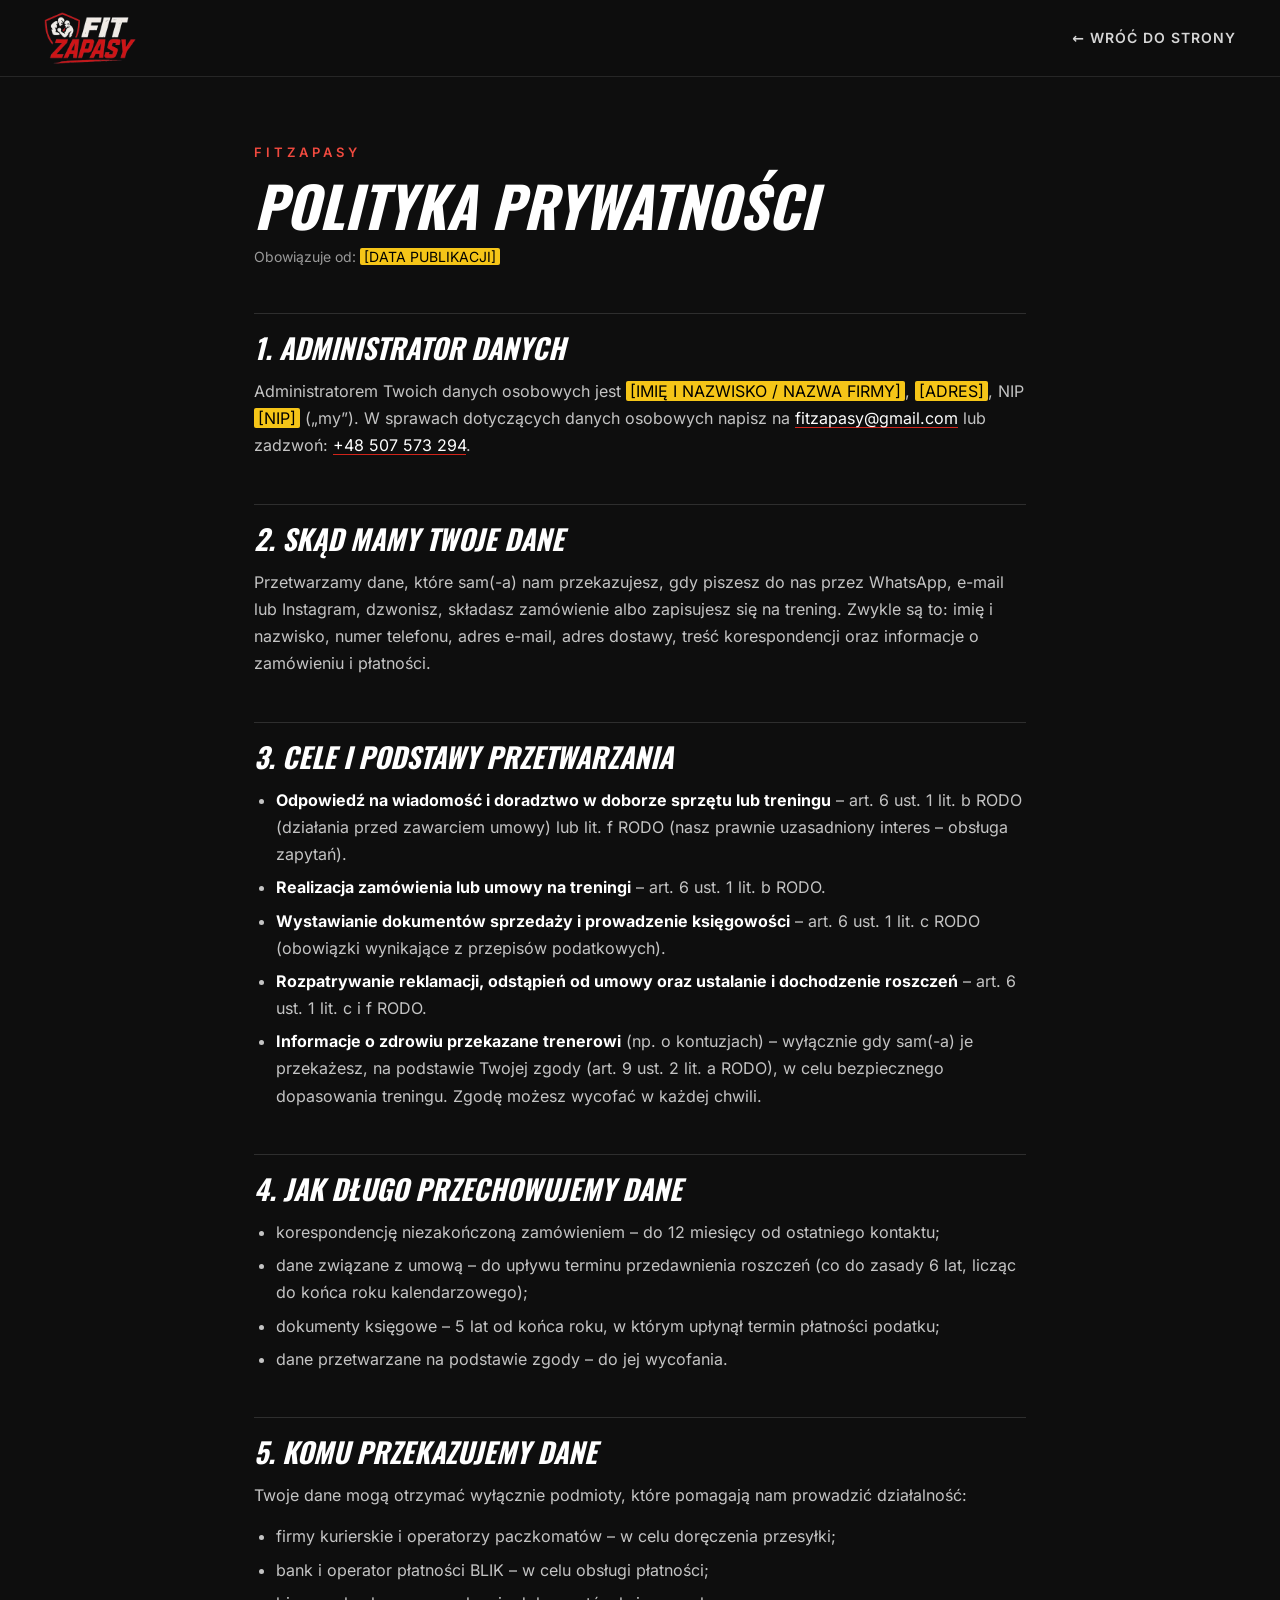
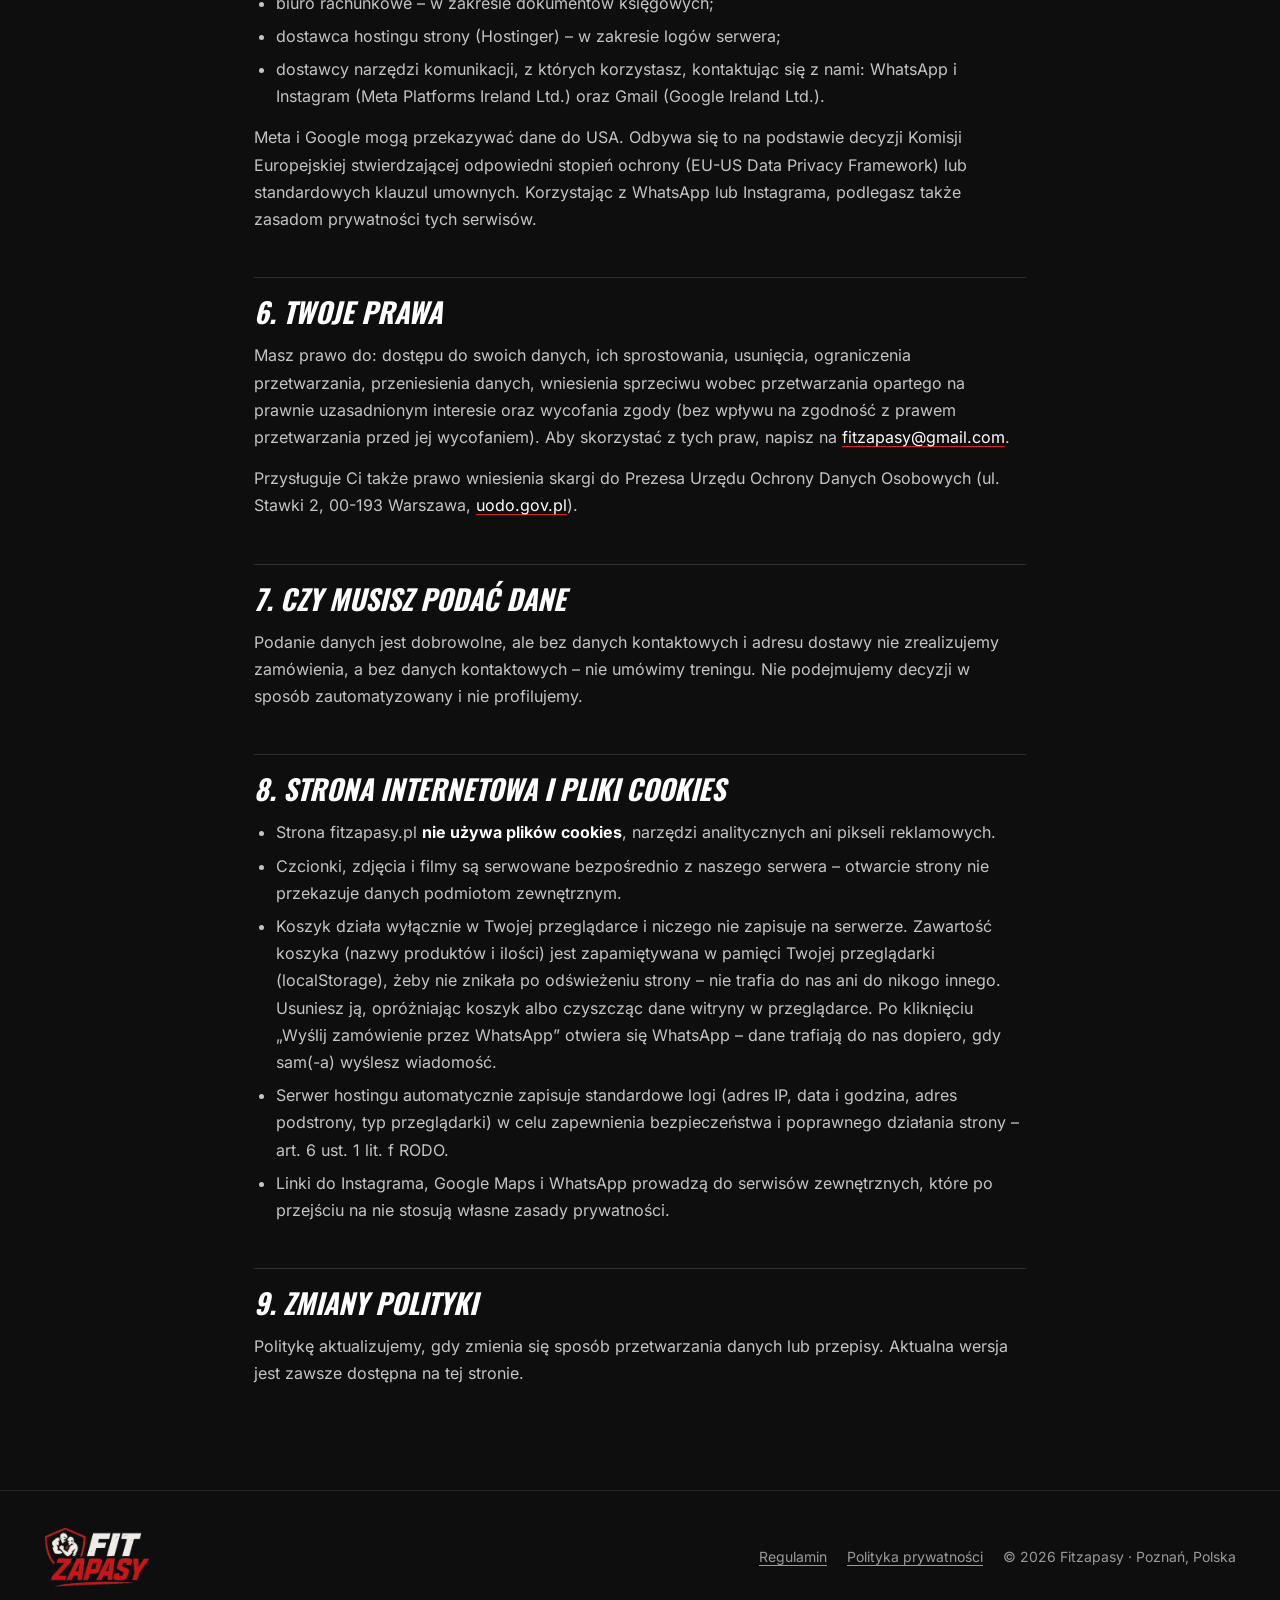
<file: public/polityka-prywatnosci.html>
<!DOCTYPE html>
<html lang="pl">
<head>
  <meta charset="utf-8">
  <meta name="viewport" content="width=device-width, initial-scale=1">
  <title>Polityka prywatności – FITZAPASY</title>
  <meta name="description" content="Jak FITZAPASY przetwarza dane osobowe klientów i osób kontaktujących się z nami.">
  <meta name="theme-color" content="#0E0E0E">
  <link rel="canonical" href="https://fitzapasy.pl/polityka-prywatnosci.html">
  <link rel="icon" href="favicon.ico" sizes="48x48">
  <link rel="icon" href="icon-192.png" type="image/png" sizes="192x192">
  <link rel="apple-touch-icon" href="apple-touch-icon.png">
  <link rel="preload" href="assets/fonts/inter-latin-wght-normal.woff2" as="font" type="font/woff2" crossorigin>
  <link rel="stylesheet" href="assets/css/main.css">
</head>
<body>
<a class="skip-link" href="#main">Przejdź do treści</a>

<header class="site-header legal-header">
  <div class="w">
    <a href="index.html"><img class="logo" src="assets/img/logo-fitzapasy.webp" alt="Fitzapasy – strona główna" width="260" height="147"></a>
    <a class="legal-back" href="index.html">← Wróć do strony</a>
  </div>
</header>

<main class="legal" id="main">
  <p class="eyebrow">FITZAPASY</p>
  <h1>Polityka prywatności</h1>
  <p class="updated">Obowiązuje od: <mark class="todo">[DATA PUBLIKACJI]</mark></p>

  <h2>1. Administrator danych</h2>
  <p>Administratorem Twoich danych osobowych jest <mark class="todo">[IMIĘ I NAZWISKO / NAZWA FIRMY]</mark>, <mark class="todo">[ADRES]</mark>, NIP <mark class="todo">[NIP]</mark> („my”). W sprawach dotyczących danych osobowych napisz na <a href="mailto:fitzapasy@gmail.com">fitzapasy@gmail.com</a> lub zadzwoń: <a href="tel:+48507573294">+48 507 573 294</a>.</p>

  <h2>2. Skąd mamy Twoje dane</h2>
  <p>Przetwarzamy dane, które sam(-a) nam przekazujesz, gdy piszesz do nas przez WhatsApp, e-mail lub Instagram, dzwonisz, składasz zamówienie albo zapisujesz się na trening. Zwykle są to: imię i nazwisko, numer telefonu, adres e-mail, adres dostawy, treść korespondencji oraz informacje o zamówieniu i płatności.</p>

  <h2>3. Cele i podstawy przetwarzania</h2>
  <ul>
    <li><strong>Odpowiedź na wiadomość i doradztwo w doborze sprzętu lub treningu</strong> – art. 6 ust. 1 lit. b RODO (działania przed zawarciem umowy) lub lit. f RODO (nasz prawnie uzasadniony interes – obsługa zapytań).</li>
    <li><strong>Realizacja zamówienia lub umowy na treningi</strong> – art. 6 ust. 1 lit. b RODO.</li>
    <li><strong>Wystawianie dokumentów sprzedaży i prowadzenie księgowości</strong> – art. 6 ust. 1 lit. c RODO (obowiązki wynikające z przepisów podatkowych).</li>
    <li><strong>Rozpatrywanie reklamacji, odstąpień od umowy oraz ustalanie i dochodzenie roszczeń</strong> – art. 6 ust. 1 lit. c i f RODO.</li>
    <li><strong>Informacje o zdrowiu przekazane trenerowi</strong> (np. o kontuzjach) – wyłącznie gdy sam(-a) je przekażesz, na podstawie Twojej zgody (art. 9 ust. 2 lit. a RODO), w celu bezpiecznego dopasowania treningu. Zgodę możesz wycofać w każdej chwili.</li>
  </ul>

  <h2>4. Jak długo przechowujemy dane</h2>
  <ul>
    <li>korespondencję niezakończoną zamówieniem – do 12 miesięcy od ostatniego kontaktu;</li>
    <li>dane związane z umową – do upływu terminu przedawnienia roszczeń (co do zasady 6 lat, licząc do końca roku kalendarzowego);</li>
    <li>dokumenty księgowe – 5 lat od końca roku, w którym upłynął termin płatności podatku;</li>
    <li>dane przetwarzane na podstawie zgody – do jej wycofania.</li>
  </ul>

  <h2>5. Komu przekazujemy dane</h2>
  <p>Twoje dane mogą otrzymać wyłącznie podmioty, które pomagają nam prowadzić działalność:</p>
  <ul>
    <li>firmy kurierskie i operatorzy paczkomatów – w celu doręczenia przesyłki;</li>
    <li>bank i operator płatności BLIK – w celu obsługi płatności;</li>
    <li>biuro rachunkowe – w zakresie dokumentów księgowych;</li>
    <li>dostawca hostingu strony (Hostinger) – w zakresie logów serwera;</li>
    <li>dostawcy narzędzi komunikacji, z których korzystasz, kontaktując się z nami: WhatsApp i Instagram (Meta Platforms Ireland Ltd.) oraz Gmail (Google Ireland Ltd.).</li>
  </ul>
  <p>Meta i Google mogą przekazywać dane do USA. Odbywa się to na podstawie decyzji Komisji Europejskiej stwierdzającej odpowiedni stopień ochrony (EU-US Data Privacy Framework) lub standardowych klauzul umownych. Korzystając z WhatsApp lub Instagrama, podlegasz także zasadom prywatności tych serwisów.</p>

  <h2>6. Twoje prawa</h2>
  <p>Masz prawo do: dostępu do swoich danych, ich sprostowania, usunięcia, ograniczenia przetwarzania, przeniesienia danych, wniesienia sprzeciwu wobec przetwarzania opartego na prawnie uzasadnionym interesie oraz wycofania zgody (bez wpływu na zgodność z prawem przetwarzania przed jej wycofaniem). Aby skorzystać z tych praw, napisz na <a href="mailto:fitzapasy@gmail.com">fitzapasy@gmail.com</a>.</p>
  <p>Przysługuje Ci także prawo wniesienia skargi do Prezesa Urzędu Ochrony Danych Osobowych (ul. Stawki 2, 00-193 Warszawa, <a href="https://uodo.gov.pl/" target="_blank" rel="noopener noreferrer">uodo.gov.pl</a>).</p>

  <h2>7. Czy musisz podać dane</h2>
  <p>Podanie danych jest dobrowolne, ale bez danych kontaktowych i adresu dostawy nie zrealizujemy zamówienia, a bez danych kontaktowych – nie umówimy treningu. Nie podejmujemy decyzji w sposób zautomatyzowany i nie profilujemy.</p>

  <h2>8. Strona internetowa i pliki cookies</h2>
  <ul>
    <li>Strona fitzapasy.pl <strong>nie używa plików cookies</strong>, narzędzi analitycznych ani pikseli reklamowych.</li>
    <li>Czcionki, zdjęcia i filmy są serwowane bezpośrednio z naszego serwera – otwarcie strony nie przekazuje danych podmiotom zewnętrznym.</li>
    <li>Koszyk działa wyłącznie w Twojej przeglądarce i niczego nie zapisuje na serwerze. Zawartość koszyka (nazwy produktów i ilości) jest zapamiętywana w pamięci Twojej przeglądarki (localStorage), żeby nie znikała po odświeżeniu strony – nie trafia do nas ani do nikogo innego. Usuniesz ją, opróżniając koszyk albo czyszcząc dane witryny w przeglądarce. Po kliknięciu „Wyślij zamówienie przez WhatsApp” otwiera się WhatsApp – dane trafiają do nas dopiero, gdy sam(-a) wyślesz wiadomość.</li>
    <li>Serwer hostingu automatycznie zapisuje standardowe logi (adres IP, data i godzina, adres podstrony, typ przeglądarki) w celu zapewnienia bezpieczeństwa i poprawnego działania strony – art. 6 ust. 1 lit. f RODO.</li>
    <li>Linki do Instagrama, Google Maps i WhatsApp prowadzą do serwisów zewnętrznych, które po przejściu na nie stosują własne zasady prywatności.</li>
  </ul>

  <h2>9. Zmiany polityki</h2>
  <p>Politykę aktualizujemy, gdy zmienia się sposób przetwarzania danych lub przepisy. Aktualna wersja jest zawsze dostępna na tej stronie.</p>
</main>

<footer class="site-footer">
  <div class="w">
    <img class="logo" src="assets/img/logo-fitzapasy.webp" alt="Fitzapasy" width="260" height="147" loading="lazy">
    <div class="footer-legal">
      <a href="regulamin.html">Regulamin</a>
      <a href="polityka-prywatnosci.html">Polityka prywatności</a>
      <span>© 2026 Fitzapasy · Poznań, Polska</span>
    </div>
  </div>
</footer>
</body>
</html>
</file>
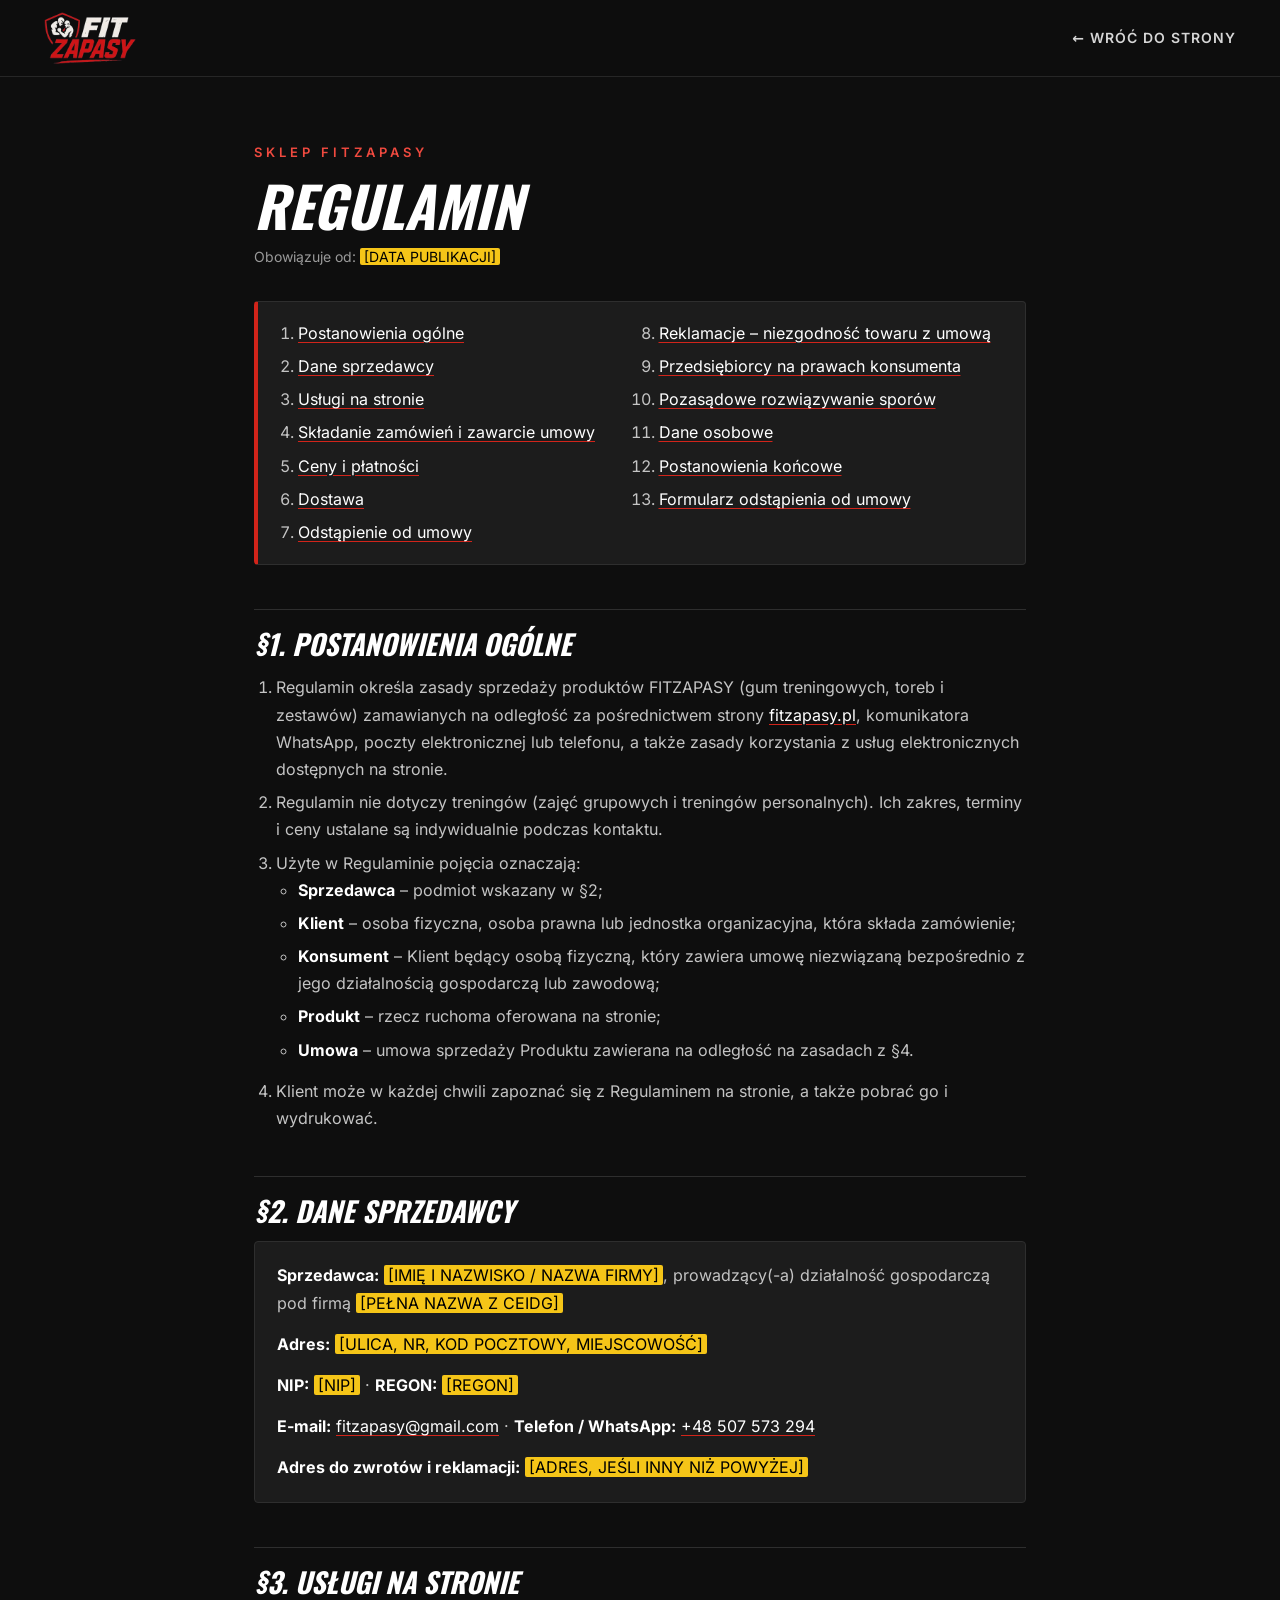
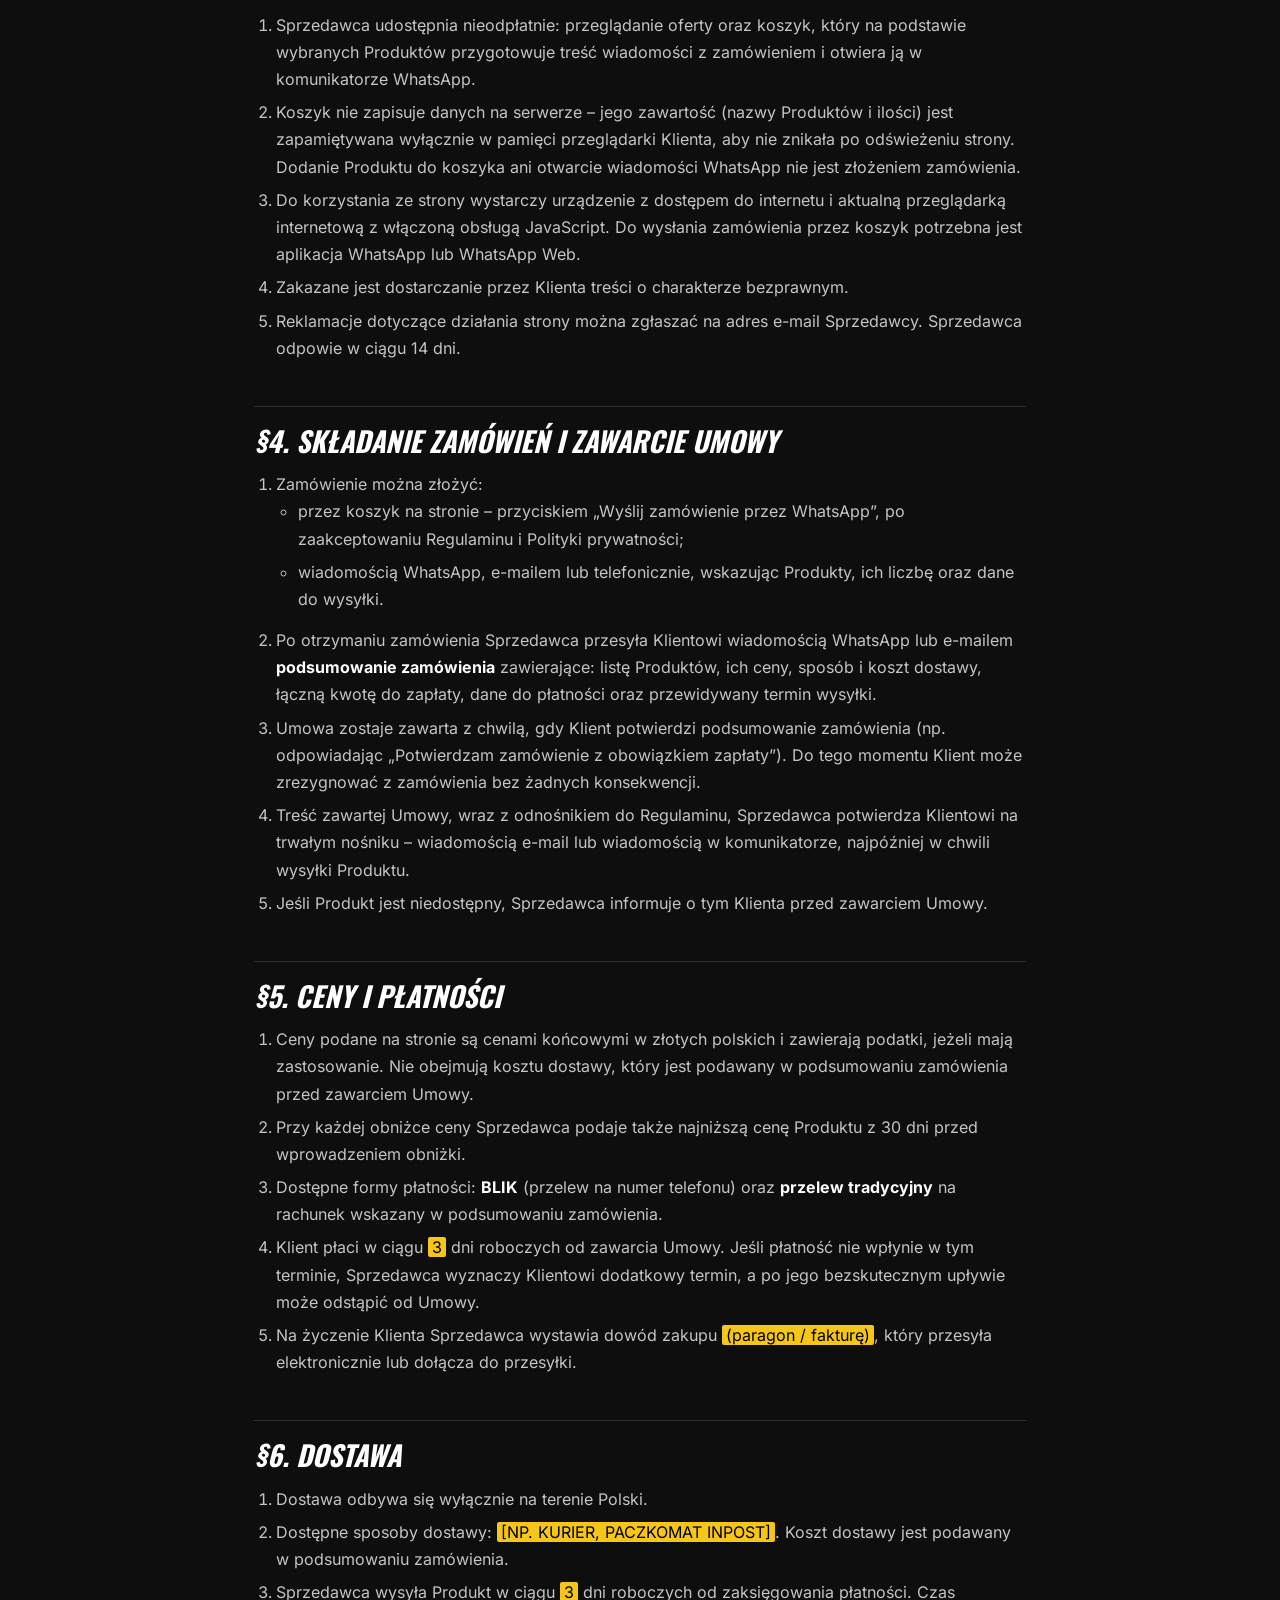
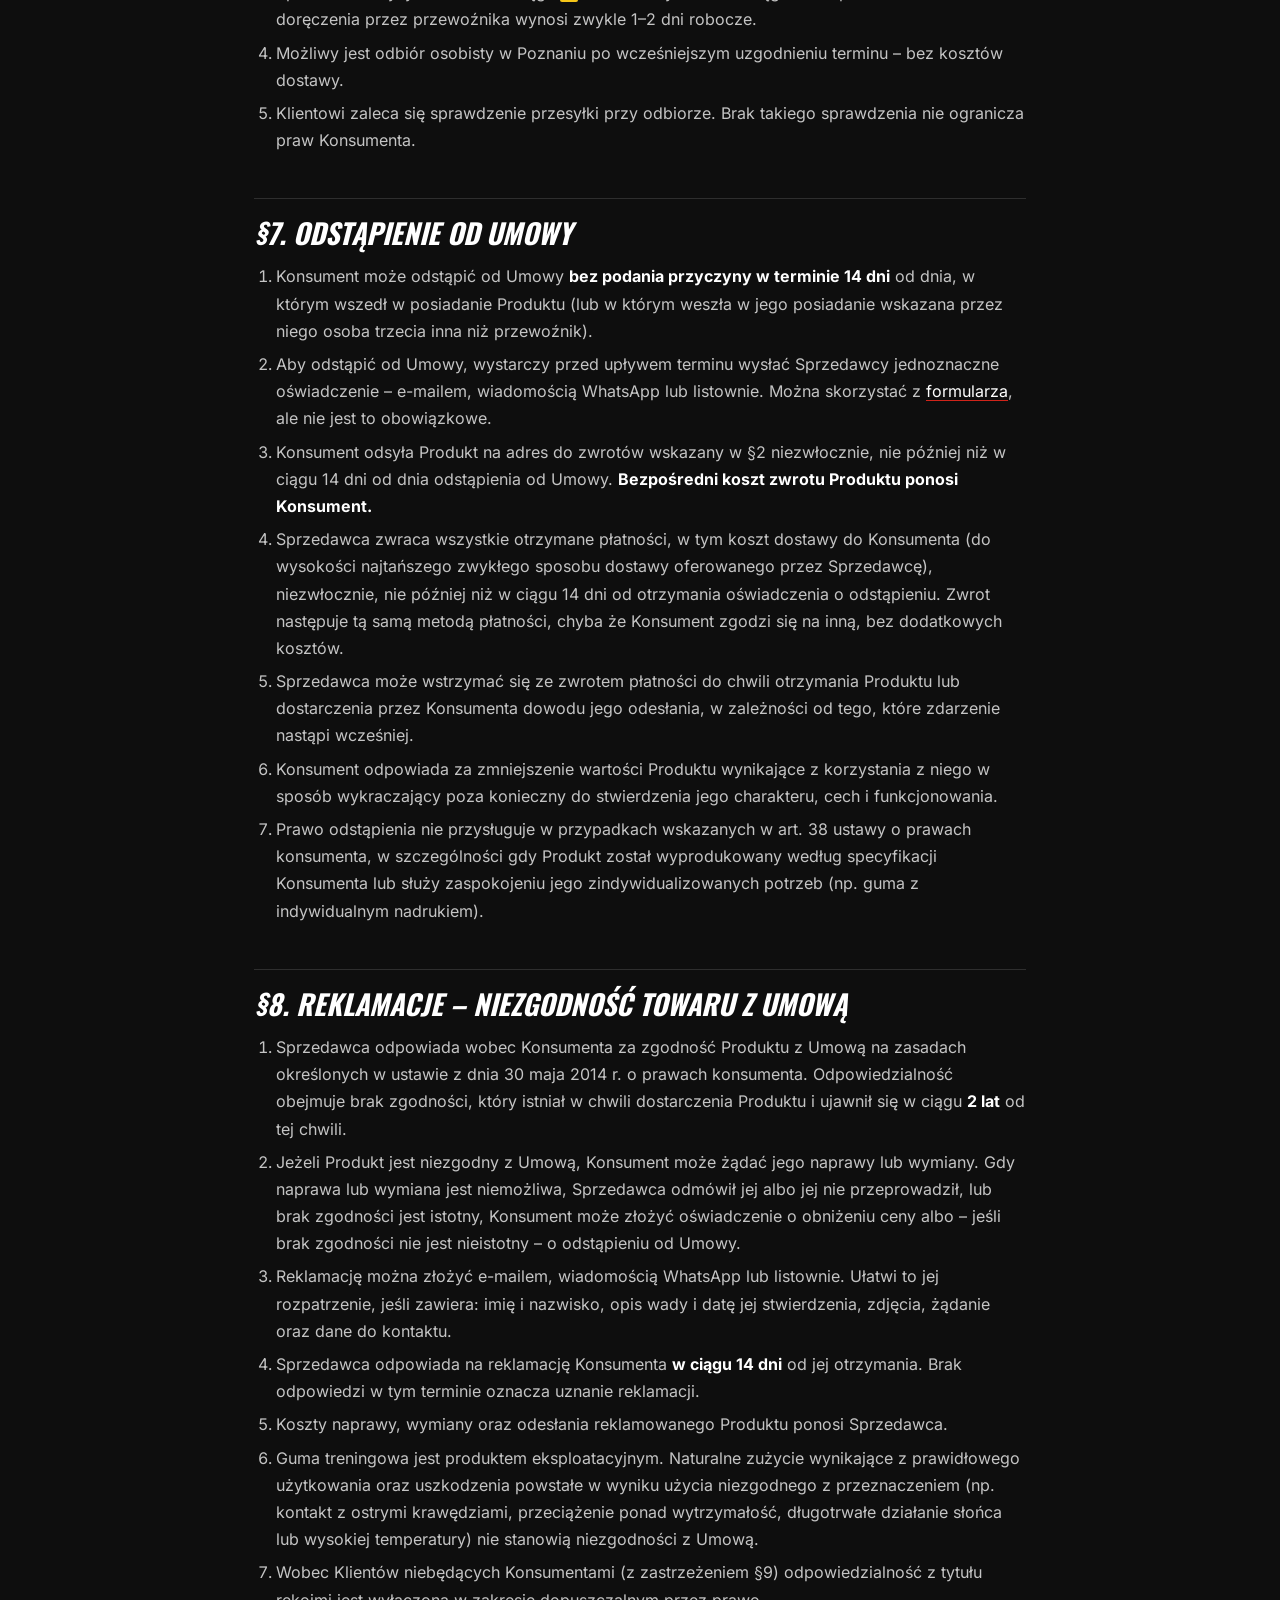
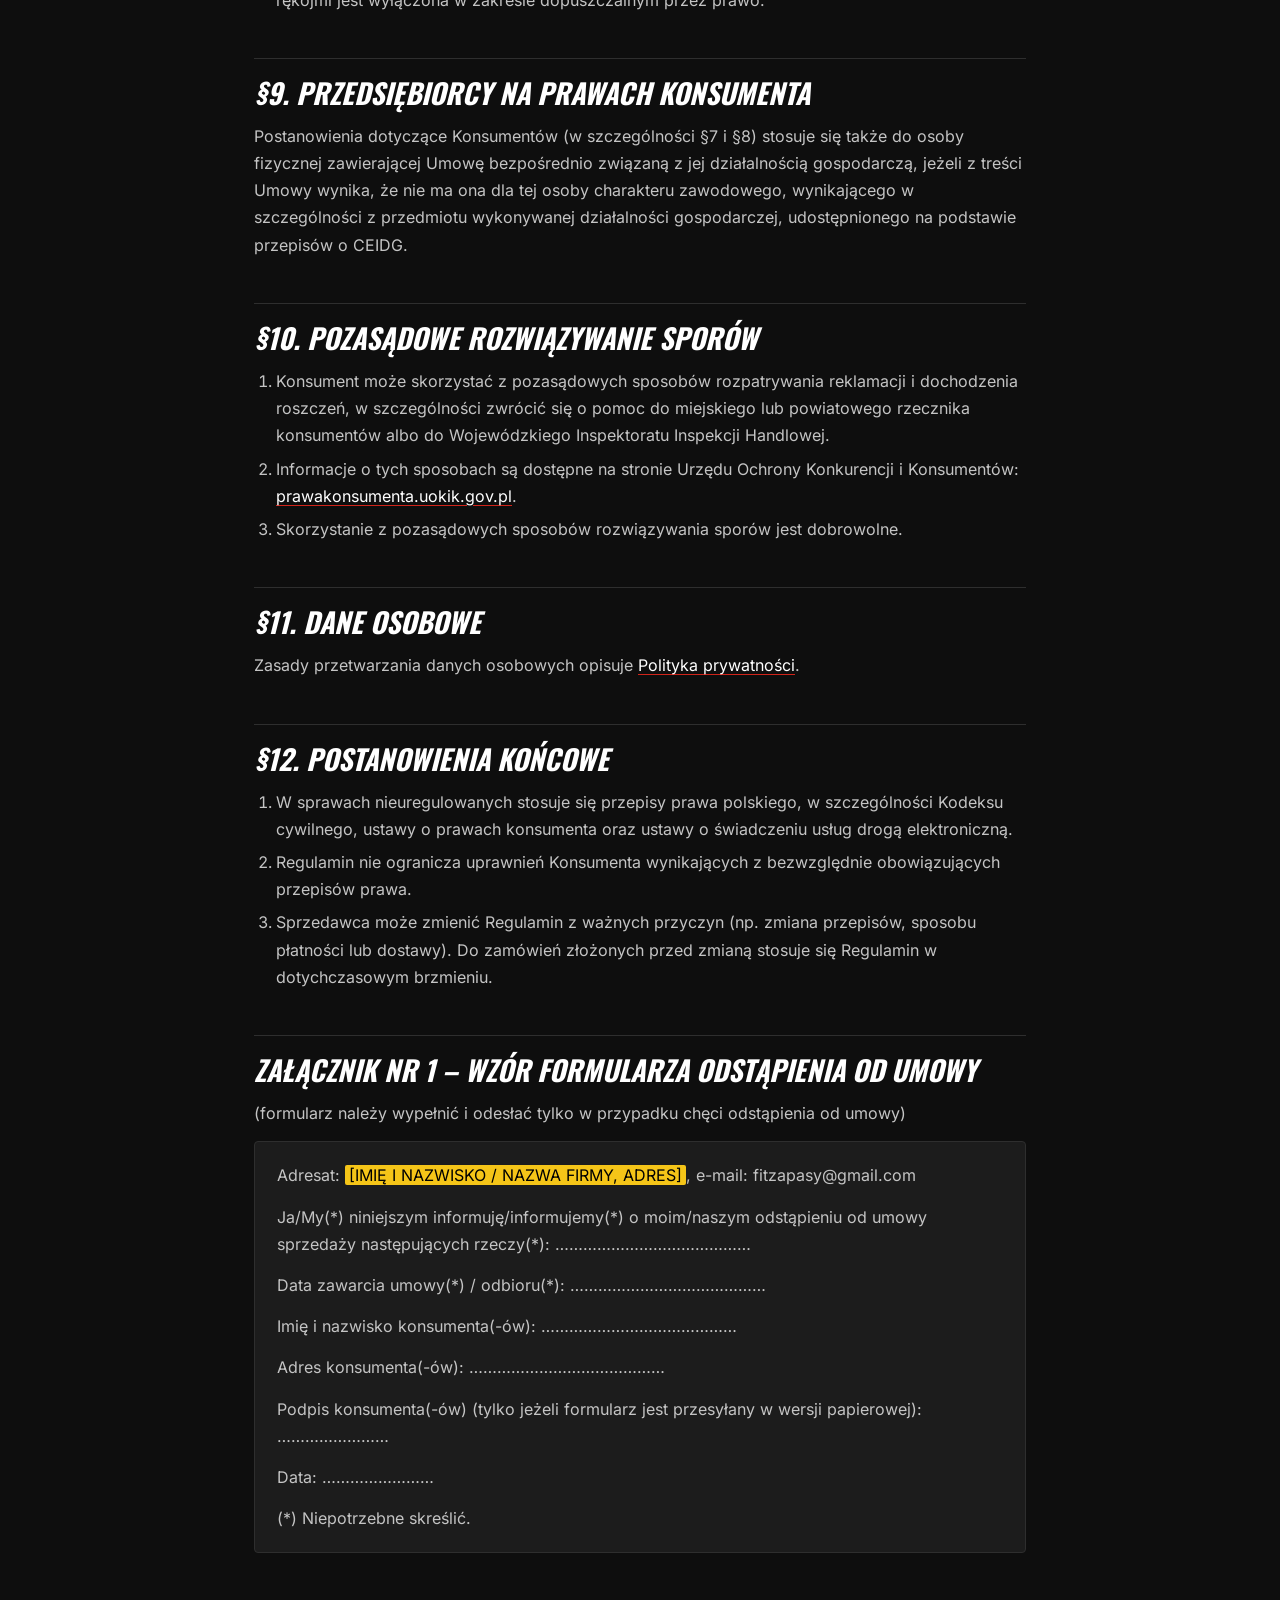
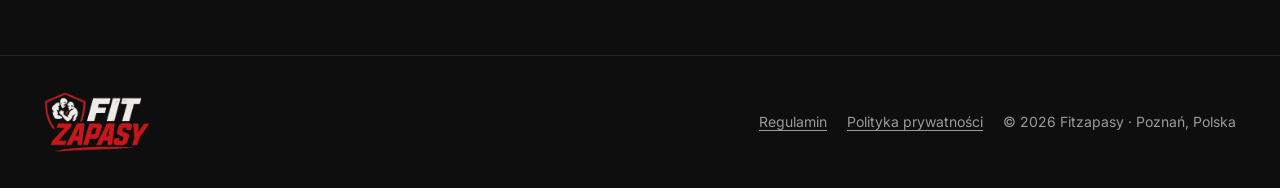
<file: public/regulamin.html>
<!DOCTYPE html>
<html lang="pl">
<head>
  <meta charset="utf-8">
  <meta name="viewport" content="width=device-width, initial-scale=1">
  <title>Regulamin sklepu – FITZAPASY</title>
  <meta name="description" content="Regulamin sprzedaży gum treningowych FITZAPASY: składanie zamówień, płatność, dostawa, odstąpienie od umowy i reklamacje.">
  <meta name="theme-color" content="#0E0E0E">
  <link rel="canonical" href="https://fitzapasy.pl/regulamin.html">
  <link rel="icon" href="favicon.ico" sizes="48x48">
  <link rel="icon" href="icon-192.png" type="image/png" sizes="192x192">
  <link rel="apple-touch-icon" href="apple-touch-icon.png">
  <link rel="preload" href="assets/fonts/inter-latin-wght-normal.woff2" as="font" type="font/woff2" crossorigin>
  <link rel="stylesheet" href="assets/css/main.css">
</head>
<body>
<a class="skip-link" href="#main">Przejdź do treści</a>

<header class="site-header legal-header">
  <div class="w">
    <a href="index.html"><img class="logo" src="assets/img/logo-fitzapasy.webp" alt="Fitzapasy – strona główna" width="260" height="147"></a>
    <a class="legal-back" href="index.html">← Wróć do strony</a>
  </div>
</header>

<main class="legal" id="main">
  <p class="eyebrow">Sklep FITZAPASY</p>
  <h1>Regulamin</h1>
  <p class="updated">Obowiązuje od: <mark class="todo">[DATA PUBLIKACJI]</mark></p>

  <ol class="toc">
    <li><a href="#s1">Postanowienia ogólne</a></li>
    <li><a href="#s2">Dane sprzedawcy</a></li>
    <li><a href="#s3">Usługi na stronie</a></li>
    <li><a href="#s4">Składanie zamówień i zawarcie umowy</a></li>
    <li><a href="#s5">Ceny i płatności</a></li>
    <li><a href="#s6">Dostawa</a></li>
    <li><a href="#s7">Odstąpienie od umowy</a></li>
    <li><a href="#s8">Reklamacje – niezgodność towaru z umową</a></li>
    <li><a href="#s9">Przedsiębiorcy na prawach konsumenta</a></li>
    <li><a href="#s10">Pozasądowe rozwiązywanie sporów</a></li>
    <li><a href="#s11">Dane osobowe</a></li>
    <li><a href="#s12">Postanowienia końcowe</a></li>
    <li><a href="#zal1">Formularz odstąpienia od umowy</a></li>
  </ol>

  <h2 id="s1">§1. Postanowienia ogólne</h2>
  <ol>
    <li>Regulamin określa zasady sprzedaży produktów FITZAPASY (gum treningowych, toreb i zestawów) zamawianych na odległość za pośrednictwem strony <a href="https://fitzapasy.pl/">fitzapasy.pl</a>, komunikatora WhatsApp, poczty elektronicznej lub telefonu, a także zasady korzystania z usług elektronicznych dostępnych na stronie.</li>
    <li>Regulamin nie dotyczy treningów (zajęć grupowych i treningów personalnych). Ich zakres, terminy i ceny ustalane są indywidualnie podczas kontaktu.</li>
    <li>Użyte w Regulaminie pojęcia oznaczają:
      <ul>
        <li><strong>Sprzedawca</strong> – podmiot wskazany w §2;</li>
        <li><strong>Klient</strong> – osoba fizyczna, osoba prawna lub jednostka organizacyjna, która składa zamówienie;</li>
        <li><strong>Konsument</strong> – Klient będący osobą fizyczną, który zawiera umowę niezwiązaną bezpośrednio z jego działalnością gospodarczą lub zawodową;</li>
        <li><strong>Produkt</strong> – rzecz ruchoma oferowana na stronie;</li>
        <li><strong>Umowa</strong> – umowa sprzedaży Produktu zawierana na odległość na zasadach z §4.</li>
      </ul>
    </li>
    <li>Klient może w każdej chwili zapoznać się z Regulaminem na stronie, a także pobrać go i wydrukować.</li>
  </ol>

  <h2 id="s2">§2. Dane sprzedawcy</h2>
  <div class="box">
    <p><strong>Sprzedawca:</strong> <mark class="todo">[IMIĘ I NAZWISKO / NAZWA FIRMY]</mark>, prowadzący(-a) działalność gospodarczą pod firmą <mark class="todo">[PEŁNA NAZWA Z CEIDG]</mark></p>
    <p><strong>Adres:</strong> <mark class="todo">[ULICA, NR, KOD POCZTOWY, MIEJSCOWOŚĆ]</mark></p>
    <p><strong>NIP:</strong> <mark class="todo">[NIP]</mark> · <strong>REGON:</strong> <mark class="todo">[REGON]</mark></p>
    <p><strong>E-mail:</strong> <a href="mailto:fitzapasy@gmail.com">fitzapasy@gmail.com</a> · <strong>Telefon / WhatsApp:</strong> <a href="tel:+48507573294">+48 507 573 294</a></p>
    <p><strong>Adres do zwrotów i reklamacji:</strong> <mark class="todo">[ADRES, JEŚLI INNY NIŻ POWYŻEJ]</mark></p>
  </div>

  <h2 id="s3">§3. Usługi na stronie</h2>
  <ol>
    <li>Sprzedawca udostępnia nieodpłatnie: przeglądanie oferty oraz koszyk, który na podstawie wybranych Produktów przygotowuje treść wiadomości z zamówieniem i otwiera ją w komunikatorze WhatsApp.</li>
    <li>Koszyk nie zapisuje danych na serwerze – jego zawartość (nazwy Produktów i ilości) jest zapamiętywana wyłącznie w pamięci przeglądarki Klienta, aby nie znikała po odświeżeniu strony. Dodanie Produktu do koszyka ani otwarcie wiadomości WhatsApp nie jest złożeniem zamówienia.</li>
    <li>Do korzystania ze strony wystarczy urządzenie z dostępem do internetu i aktualną przeglądarką internetową z włączoną obsługą JavaScript. Do wysłania zamówienia przez koszyk potrzebna jest aplikacja WhatsApp lub WhatsApp Web.</li>
    <li>Zakazane jest dostarczanie przez Klienta treści o charakterze bezprawnym.</li>
    <li>Reklamacje dotyczące działania strony można zgłaszać na adres e-mail Sprzedawcy. Sprzedawca odpowie w ciągu 14 dni.</li>
  </ol>

  <h2 id="s4">§4. Składanie zamówień i zawarcie umowy</h2>
  <ol>
    <li>Zamówienie można złożyć:
      <ul>
        <li>przez koszyk na stronie – przyciskiem „Wyślij zamówienie przez WhatsApp”, po zaakceptowaniu Regulaminu i Polityki prywatności;</li>
        <li>wiadomością WhatsApp, e-mailem lub telefonicznie, wskazując Produkty, ich liczbę oraz dane do wysyłki.</li>
      </ul>
    </li>
    <li>Po otrzymaniu zamówienia Sprzedawca przesyła Klientowi wiadomością WhatsApp lub e-mailem <strong>podsumowanie zamówienia</strong> zawierające: listę Produktów, ich ceny, sposób i koszt dostawy, łączną kwotę do zapłaty, dane do płatności oraz przewidywany termin wysyłki.</li>
    <li>Umowa zostaje zawarta z chwilą, gdy Klient potwierdzi podsumowanie zamówienia (np. odpowiadając „Potwierdzam zamówienie z obowiązkiem zapłaty”). Do tego momentu Klient może zrezygnować z zamówienia bez żadnych konsekwencji.</li>
    <li>Treść zawartej Umowy, wraz z odnośnikiem do Regulaminu, Sprzedawca potwierdza Klientowi na trwałym nośniku – wiadomością e-mail lub wiadomością w komunikatorze, najpóźniej w chwili wysyłki Produktu.</li>
    <li>Jeśli Produkt jest niedostępny, Sprzedawca informuje o tym Klienta przed zawarciem Umowy.</li>
  </ol>

  <h2 id="s5">§5. Ceny i płatności</h2>
  <ol>
    <li>Ceny podane na stronie są cenami końcowymi w złotych polskich i zawierają podatki, jeżeli mają zastosowanie. Nie obejmują kosztu dostawy, który jest podawany w podsumowaniu zamówienia przed zawarciem Umowy.</li>
    <li>Przy każdej obniżce ceny Sprzedawca podaje także najniższą cenę Produktu z 30 dni przed wprowadzeniem obniżki.</li>
    <li>Dostępne formy płatności: <strong>BLIK</strong> (przelew na numer telefonu) oraz <strong>przelew tradycyjny</strong> na rachunek wskazany w podsumowaniu zamówienia.</li>
    <li>Klient płaci w ciągu <mark class="todo">3</mark> dni roboczych od zawarcia Umowy. Jeśli płatność nie wpłynie w tym terminie, Sprzedawca wyznaczy Klientowi dodatkowy termin, a po jego bezskutecznym upływie może odstąpić od Umowy.</li>
    <li>Na życzenie Klienta Sprzedawca wystawia dowód zakupu <mark class="todo">(paragon / fakturę)</mark>, który przesyła elektronicznie lub dołącza do przesyłki.</li>
  </ol>

  <h2 id="s6">§6. Dostawa</h2>
  <ol>
    <li>Dostawa odbywa się wyłącznie na terenie Polski.</li>
    <li>Dostępne sposoby dostawy: <mark class="todo">[NP. KURIER, PACZKOMAT INPOST]</mark>. Koszt dostawy jest podawany w podsumowaniu zamówienia.</li>
    <li>Sprzedawca wysyła Produkt w ciągu <mark class="todo">3</mark> dni roboczych od zaksięgowania płatności. Czas doręczenia przez przewoźnika wynosi zwykle 1–2 dni robocze.</li>
    <li>Możliwy jest odbiór osobisty w Poznaniu po wcześniejszym uzgodnieniu terminu – bez kosztów dostawy.</li>
    <li>Klientowi zaleca się sprawdzenie przesyłki przy odbiorze. Brak takiego sprawdzenia nie ogranicza praw Konsumenta.</li>
  </ol>

  <h2 id="s7">§7. Odstąpienie od umowy</h2>
  <ol>
    <li>Konsument może odstąpić od Umowy <strong>bez podania przyczyny w terminie 14 dni</strong> od dnia, w którym wszedł w posiadanie Produktu (lub w którym weszła w jego posiadanie wskazana przez niego osoba trzecia inna niż przewoźnik).</li>
    <li>Aby odstąpić od Umowy, wystarczy przed upływem terminu wysłać Sprzedawcy jednoznaczne oświadczenie – e-mailem, wiadomością WhatsApp lub listownie. Można skorzystać z <a href="#zal1">formularza</a>, ale nie jest to obowiązkowe.</li>
    <li>Konsument odsyła Produkt na adres do zwrotów wskazany w §2 niezwłocznie, nie później niż w ciągu 14 dni od dnia odstąpienia od Umowy. <strong>Bezpośredni koszt zwrotu Produktu ponosi Konsument.</strong></li>
    <li>Sprzedawca zwraca wszystkie otrzymane płatności, w tym koszt dostawy do Konsumenta (do wysokości najtańszego zwykłego sposobu dostawy oferowanego przez Sprzedawcę), niezwłocznie, nie później niż w ciągu 14 dni od otrzymania oświadczenia o odstąpieniu. Zwrot następuje tą samą metodą płatności, chyba że Konsument zgodzi się na inną, bez dodatkowych kosztów.</li>
    <li>Sprzedawca może wstrzymać się ze zwrotem płatności do chwili otrzymania Produktu lub dostarczenia przez Konsumenta dowodu jego odesłania, w zależności od tego, które zdarzenie nastąpi wcześniej.</li>
    <li>Konsument odpowiada za zmniejszenie wartości Produktu wynikające z korzystania z niego w sposób wykraczający poza konieczny do stwierdzenia jego charakteru, cech i funkcjonowania.</li>
    <li>Prawo odstąpienia nie przysługuje w przypadkach wskazanych w art. 38 ustawy o prawach konsumenta, w szczególności gdy Produkt został wyprodukowany według specyfikacji Konsumenta lub służy zaspokojeniu jego zindywidualizowanych potrzeb (np. guma z indywidualnym nadrukiem).</li>
  </ol>

  <h2 id="s8">§8. Reklamacje – niezgodność towaru z umową</h2>
  <ol>
    <li>Sprzedawca odpowiada wobec Konsumenta za zgodność Produktu z Umową na zasadach określonych w ustawie z dnia 30 maja 2014 r. o prawach konsumenta. Odpowiedzialność obejmuje brak zgodności, który istniał w chwili dostarczenia Produktu i ujawnił się w ciągu <strong>2 lat</strong> od tej chwili.</li>
    <li>Jeżeli Produkt jest niezgodny z Umową, Konsument może żądać jego naprawy lub wymiany. Gdy naprawa lub wymiana jest niemożliwa, Sprzedawca odmówił jej albo jej nie przeprowadził, lub brak zgodności jest istotny, Konsument może złożyć oświadczenie o obniżeniu ceny albo – jeśli brak zgodności nie jest nieistotny – o odstąpieniu od Umowy.</li>
    <li>Reklamację można złożyć e-mailem, wiadomością WhatsApp lub listownie. Ułatwi to jej rozpatrzenie, jeśli zawiera: imię i nazwisko, opis wady i datę jej stwierdzenia, zdjęcia, żądanie oraz dane do kontaktu.</li>
    <li>Sprzedawca odpowiada na reklamację Konsumenta <strong>w ciągu 14 dni</strong> od jej otrzymania. Brak odpowiedzi w tym terminie oznacza uznanie reklamacji.</li>
    <li>Koszty naprawy, wymiany oraz odesłania reklamowanego Produktu ponosi Sprzedawca.</li>
    <li>Guma treningowa jest produktem eksploatacyjnym. Naturalne zużycie wynikające z prawidłowego użytkowania oraz uszkodzenia powstałe w wyniku użycia niezgodnego z przeznaczeniem (np. kontakt z ostrymi krawędziami, przeciążenie ponad wytrzymałość, długotrwałe działanie słońca lub wysokiej temperatury) nie stanowią niezgodności z Umową.</li>
    <li>Wobec Klientów niebędących Konsumentami (z zastrzeżeniem §9) odpowiedzialność z tytułu rękojmi jest wyłączona w zakresie dopuszczalnym przez prawo.</li>
  </ol>

  <h2 id="s9">§9. Przedsiębiorcy na prawach konsumenta</h2>
  <p>Postanowienia dotyczące Konsumentów (w szczególności §7 i §8) stosuje się także do osoby fizycznej zawierającej Umowę bezpośrednio związaną z jej działalnością gospodarczą, jeżeli z treści Umowy wynika, że nie ma ona dla tej osoby charakteru zawodowego, wynikającego w szczególności z przedmiotu wykonywanej działalności gospodarczej, udostępnionego na podstawie przepisów o CEIDG.</p>

  <h2 id="s10">§10. Pozasądowe rozwiązywanie sporów</h2>
  <ol>
    <li>Konsument może skorzystać z pozasądowych sposobów rozpatrywania reklamacji i dochodzenia roszczeń, w szczególności zwrócić się o pomoc do miejskiego lub powiatowego rzecznika konsumentów albo do Wojewódzkiego Inspektoratu Inspekcji Handlowej.</li>
    <li>Informacje o tych sposobach są dostępne na stronie Urzędu Ochrony Konkurencji i Konsumentów: <a href="https://prawakonsumenta.uokik.gov.pl/" target="_blank" rel="noopener noreferrer">prawakonsumenta.uokik.gov.pl</a>.</li>
    <li>Skorzystanie z pozasądowych sposobów rozwiązywania sporów jest dobrowolne.</li>
  </ol>

  <h2 id="s11">§11. Dane osobowe</h2>
  <p>Zasady przetwarzania danych osobowych opisuje <a href="polityka-prywatnosci.html">Polityka prywatności</a>.</p>

  <h2 id="s12">§12. Postanowienia końcowe</h2>
  <ol>
    <li>W sprawach nieuregulowanych stosuje się przepisy prawa polskiego, w szczególności Kodeksu cywilnego, ustawy o prawach konsumenta oraz ustawy o świadczeniu usług drogą elektroniczną.</li>
    <li>Regulamin nie ogranicza uprawnień Konsumenta wynikających z bezwzględnie obowiązujących przepisów prawa.</li>
    <li>Sprzedawca może zmienić Regulamin z ważnych przyczyn (np. zmiana przepisów, sposobu płatności lub dostawy). Do zamówień złożonych przed zmianą stosuje się Regulamin w dotychczasowym brzmieniu.</li>
  </ol>

  <h2 id="zal1">Załącznik nr 1 – Wzór formularza odstąpienia od umowy</h2>
  <p>(formularz należy wypełnić i odesłać tylko w przypadku chęci odstąpienia od umowy)</p>
  <div class="box">
    <p>Adresat: <mark class="todo">[IMIĘ I NAZWISKO / NAZWA FIRMY, ADRES]</mark>, e-mail: fitzapasy@gmail.com</p>
    <p>Ja/My(*) niniejszym informuję/informujemy(*) o moim/naszym odstąpieniu od umowy sprzedaży następujących rzeczy(*): ……………………………………</p>
    <p>Data zawarcia umowy(*) / odbioru(*): ……………………………………</p>
    <p>Imię i nazwisko konsumenta(-ów): ……………………………………</p>
    <p>Adres konsumenta(-ów): ……………………………………</p>
    <p>Podpis konsumenta(-ów) (tylko jeżeli formularz jest przesyłany w wersji papierowej): ……………………</p>
    <p>Data: ……………………</p>
    <p>(*) Niepotrzebne skreślić.</p>
  </div>
</main>

<footer class="site-footer">
  <div class="w">
    <img class="logo" src="assets/img/logo-fitzapasy.webp" alt="Fitzapasy" width="260" height="147" loading="lazy">
    <div class="footer-legal">
      <a href="regulamin.html">Regulamin</a>
      <a href="polityka-prywatnosci.html">Polityka prywatności</a>
      <span>© 2026 Fitzapasy · Poznań, Polska</span>
    </div>
  </div>
</footer>
</body>
</html>
</file>
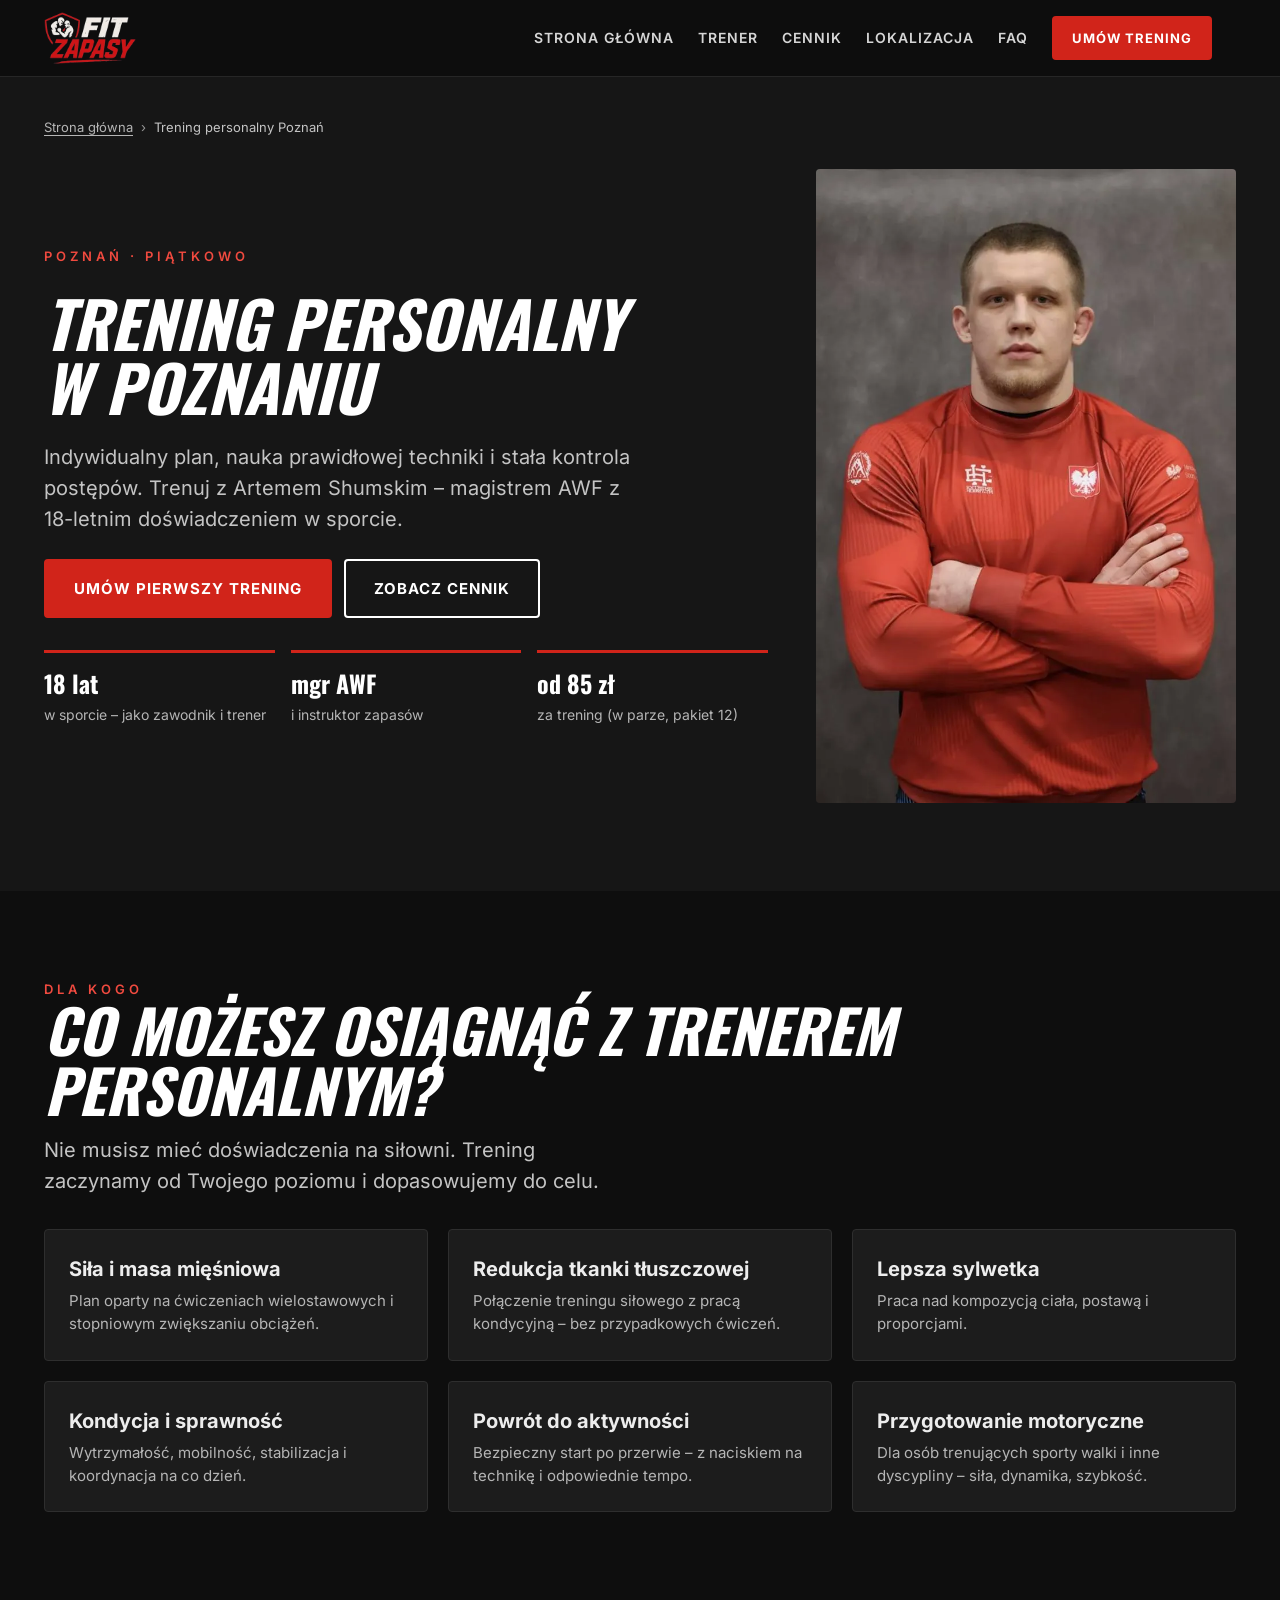
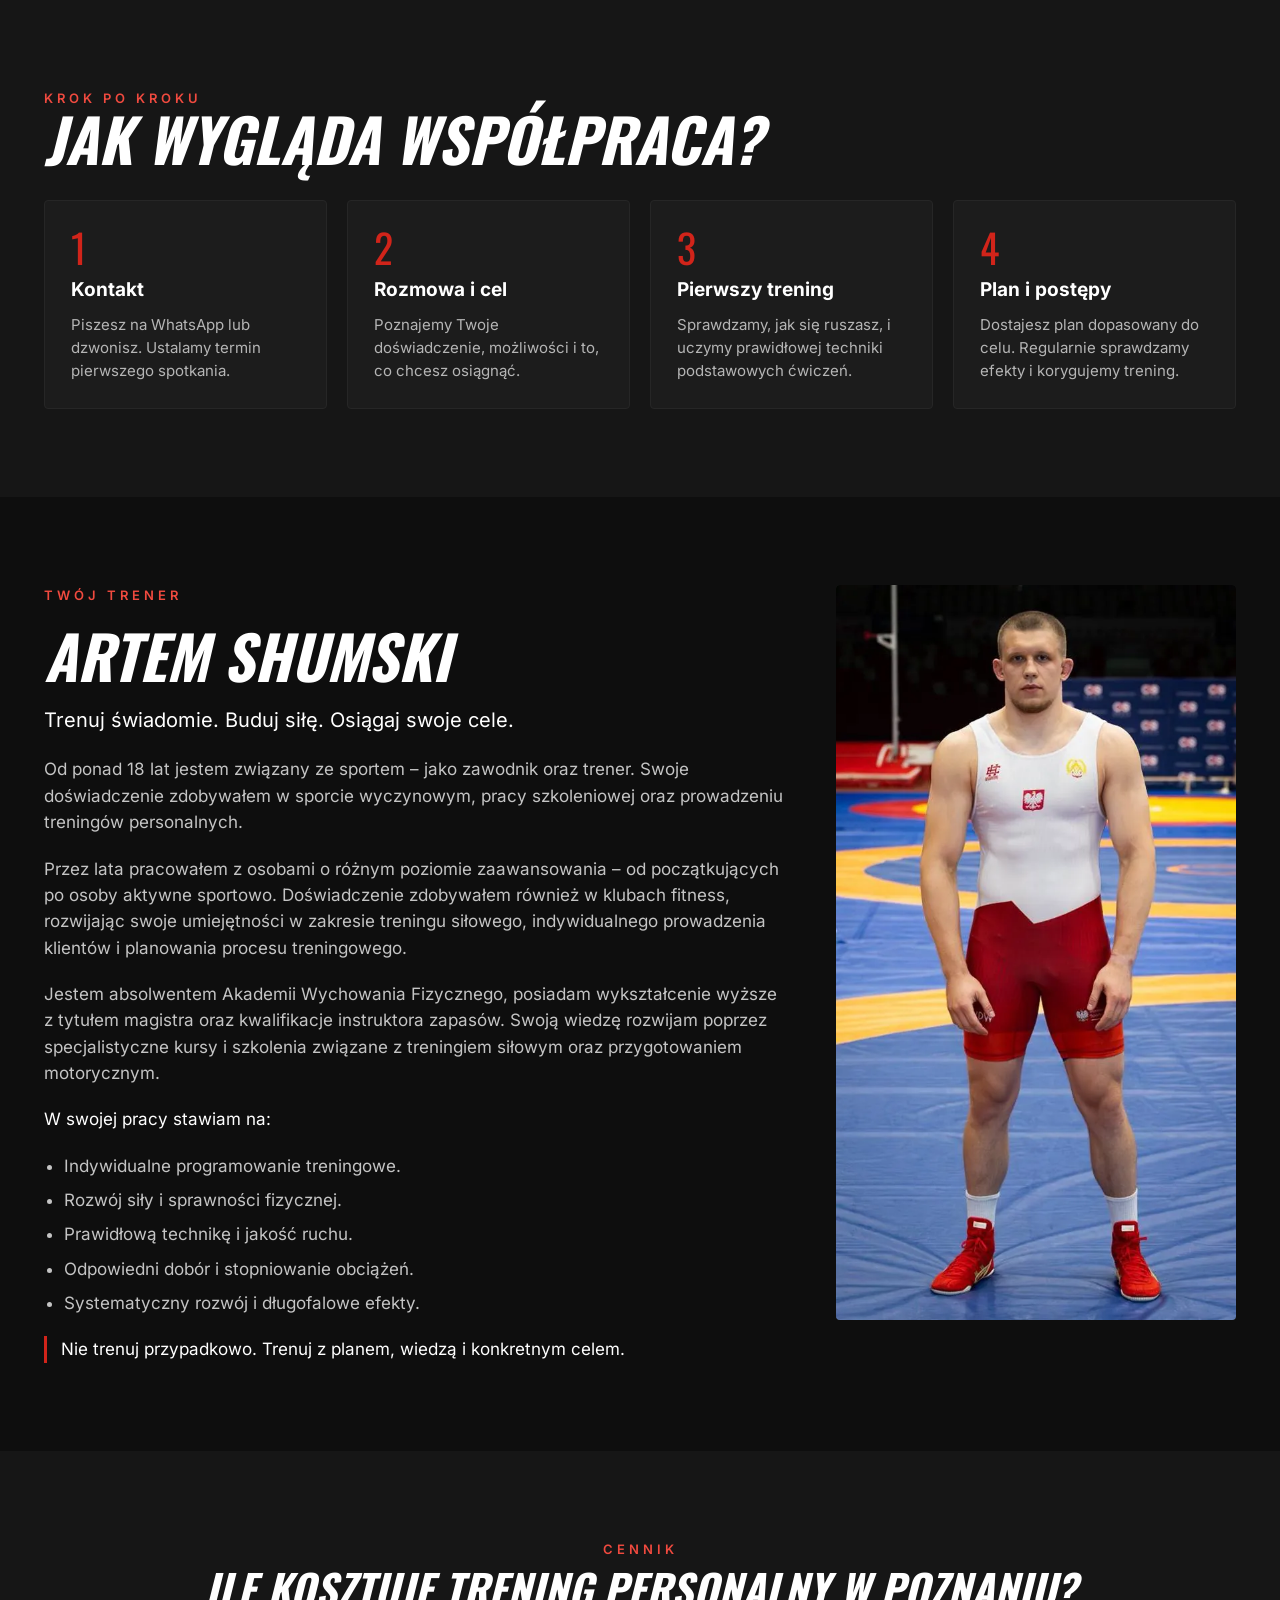
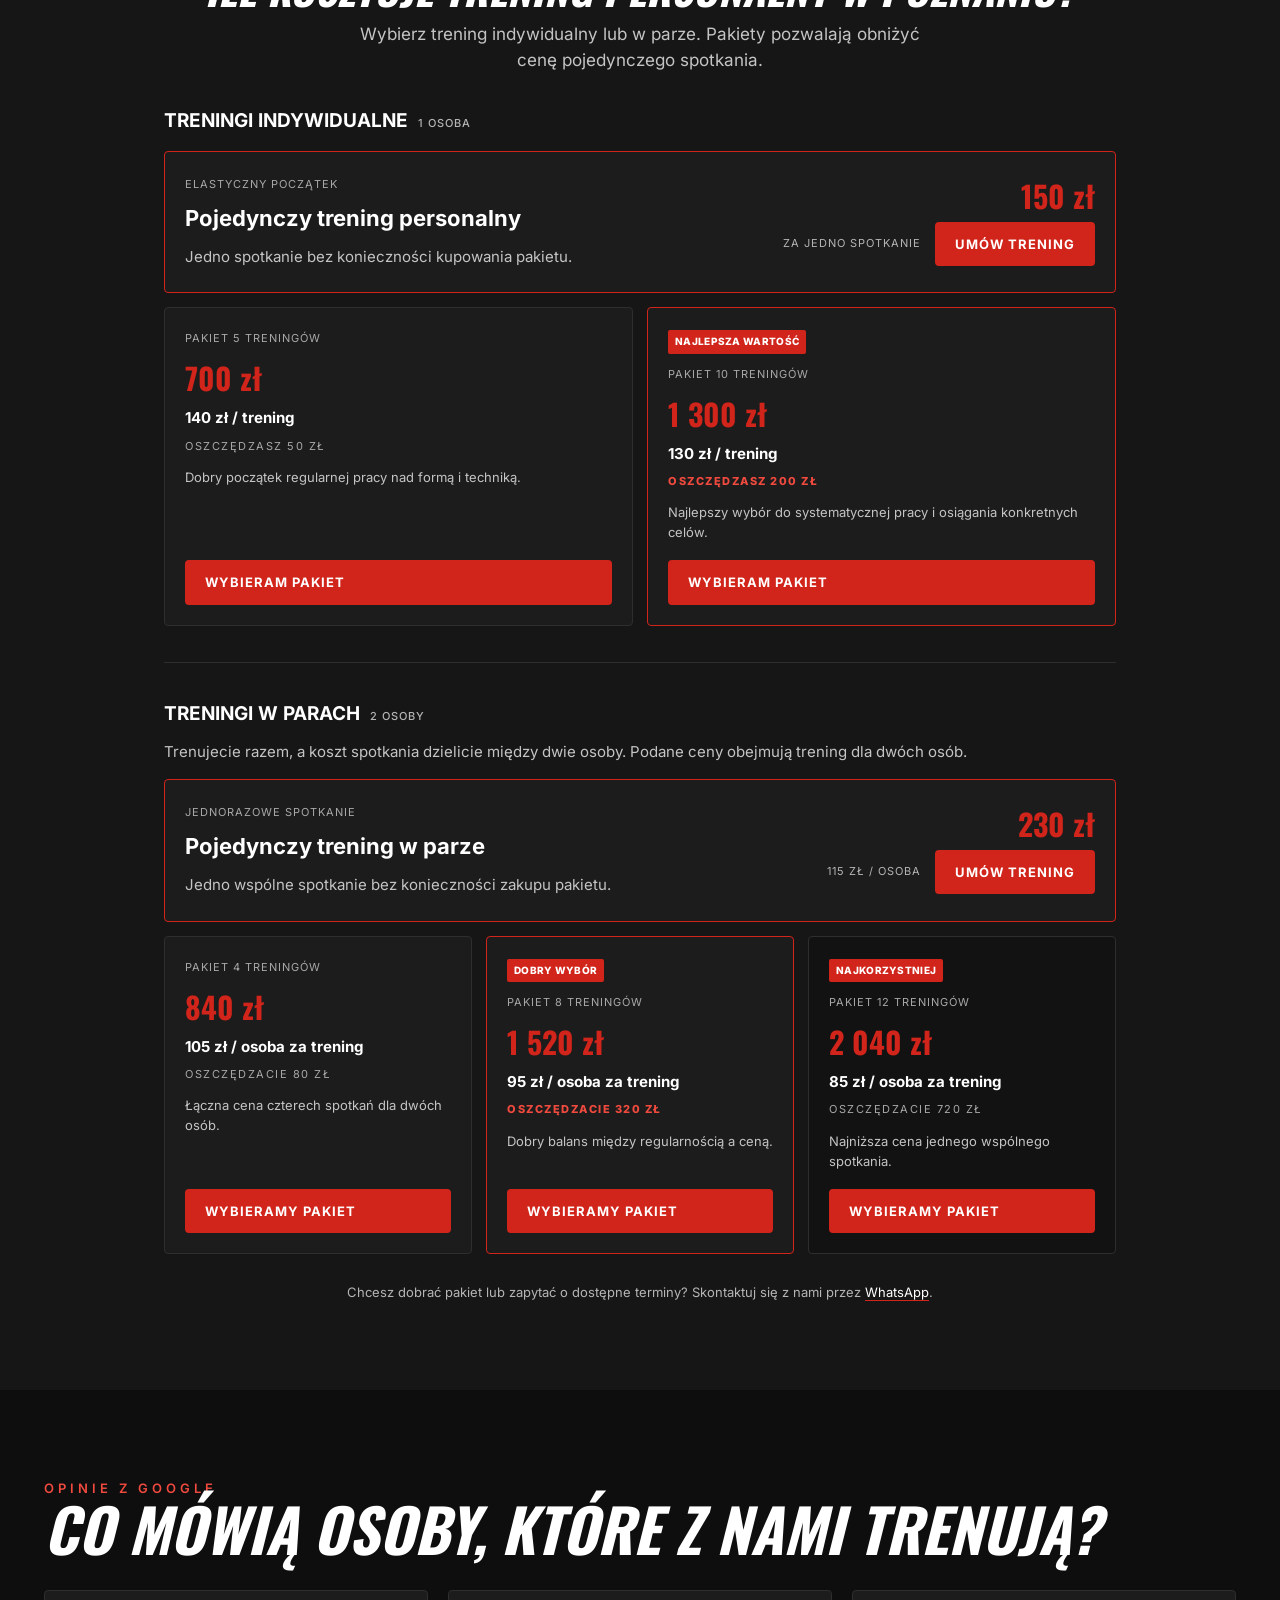
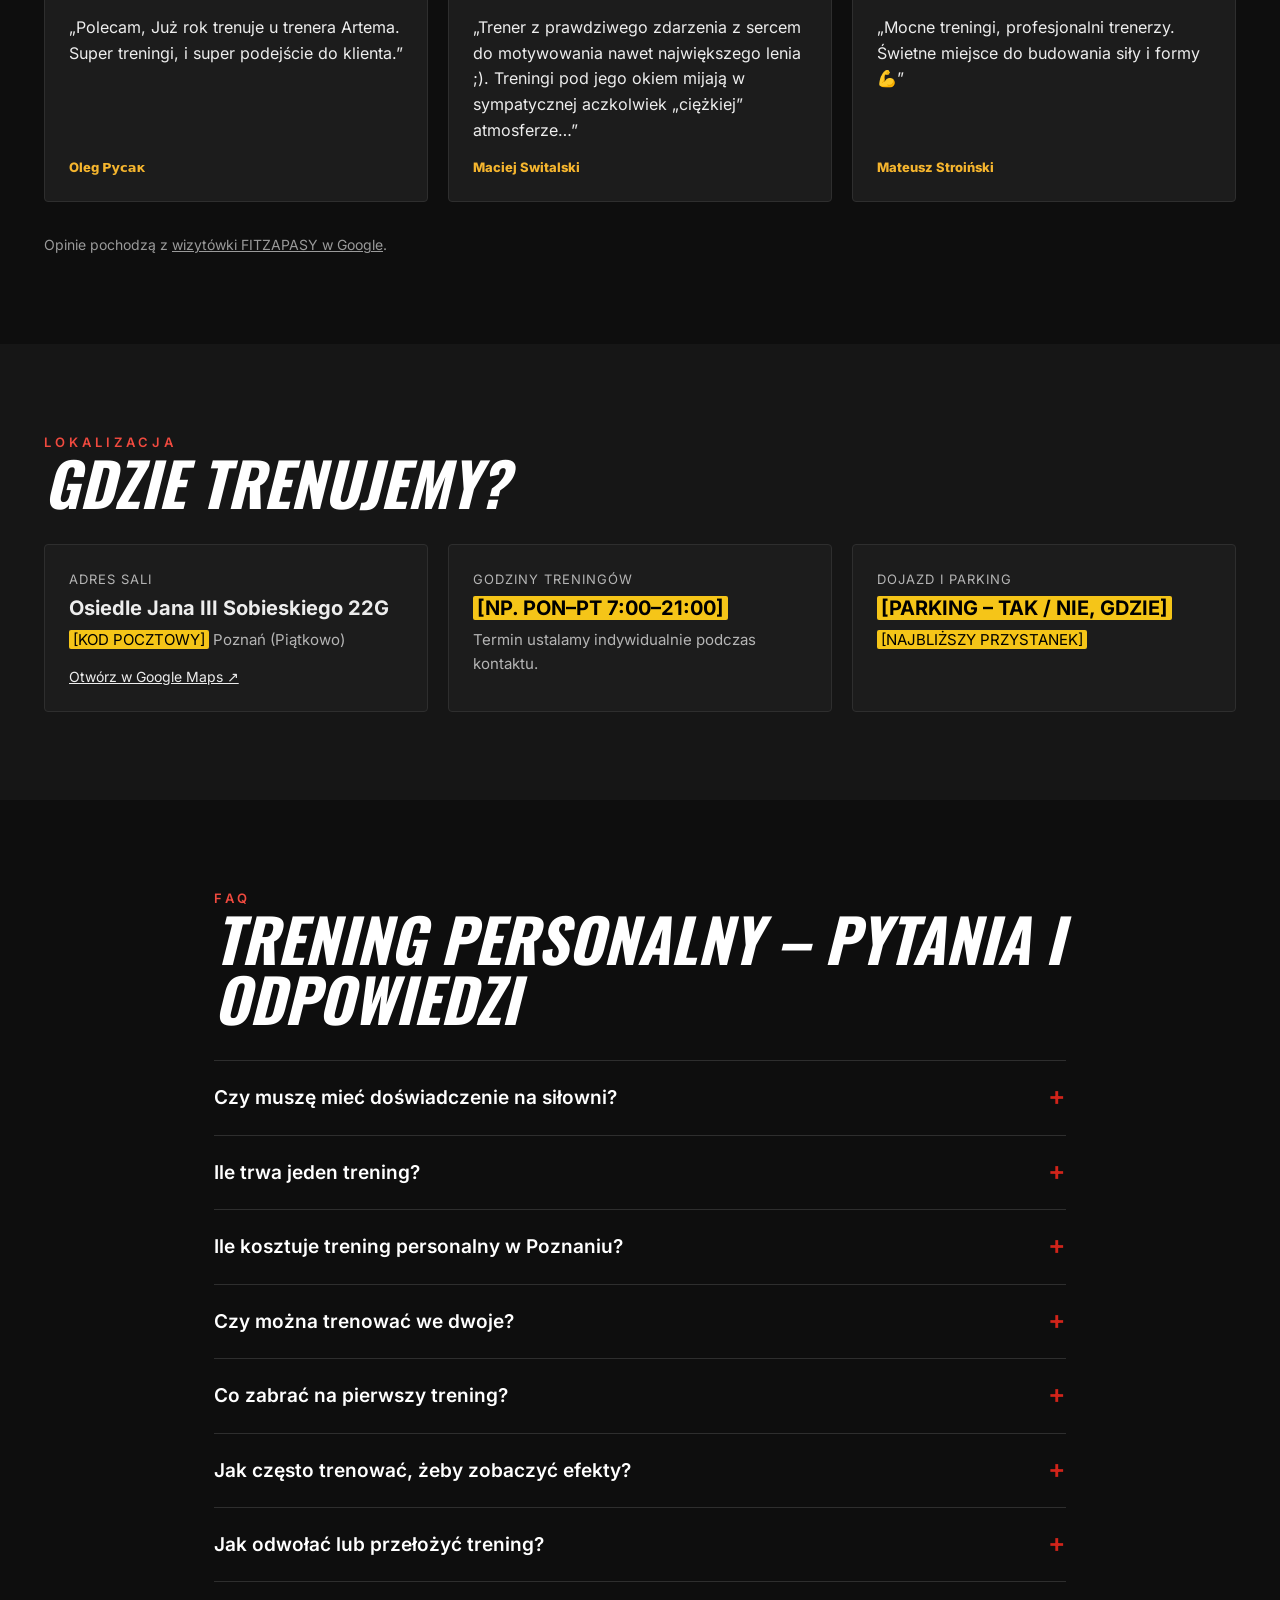
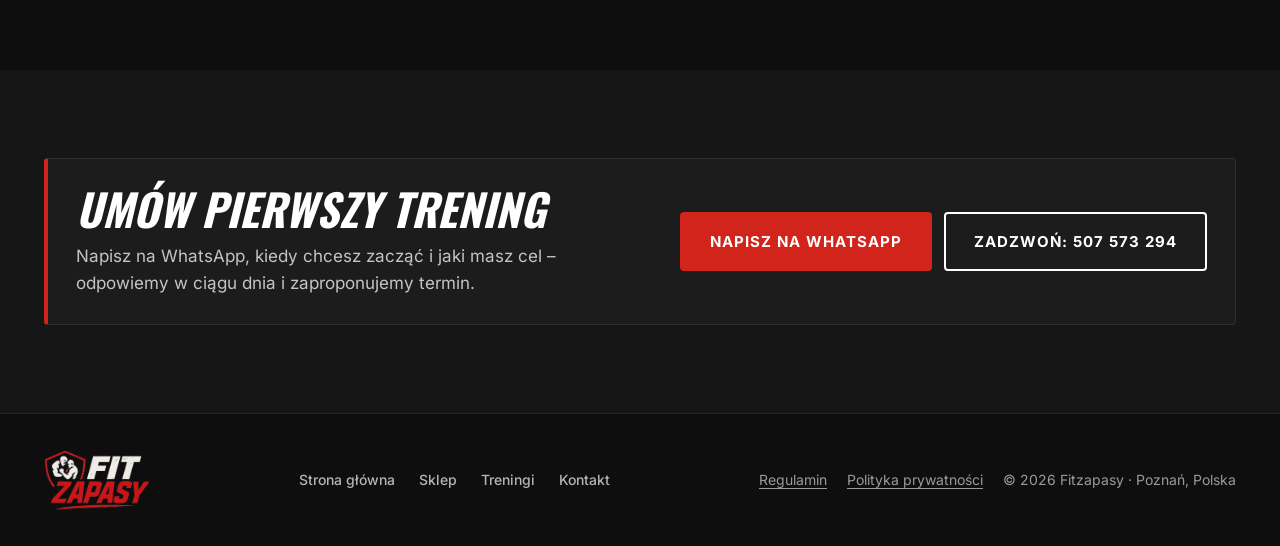
<file: public/trening-personalny-poznan.html>
<!DOCTYPE html>
<html lang="pl">
<head>
  <meta charset="utf-8">
  <meta name="viewport" content="width=device-width, initial-scale=1">
  <title>Trening personalny Poznań – Artem Shumski | FITZAPASY</title>
  <meta name="description" content="Trening personalny w Poznaniu (Piątkowo) z trenerem Artemem Shumskim – mgr AWF, 18 lat w sporcie. Siła, sylwetka, redukcja, kondycja. Treningi indywidualne i w parach od 85 zł.">
  <meta name="theme-color" content="#0E0E0E">
  <link rel="canonical" href="https://fitzapasy.pl/trening-personalny-poznan">

  <meta property="og:type" content="website">
  <meta property="og:site_name" content="FITZAPASY">
  <meta property="og:title" content="Trening personalny Poznań – Artem Shumski | FITZAPASY">
  <meta property="og:description" content="Indywidualny plan, nauka techniki i kontrola postępów. Treningi indywidualne i w parach w Poznaniu.">
  <meta property="og:locale" content="pl_PL">
  <meta property="og:url" content="https://fitzapasy.pl/trening-personalny-poznan">
  <meta property="og:image" content="https://fitzapasy.pl/assets/img/og-image.jpg">
  <meta name="twitter:card" content="summary_large_image">

  <link rel="icon" href="favicon.ico" sizes="48x48">
  <link rel="icon" href="icon-192.png" type="image/png" sizes="192x192">
  <link rel="apple-touch-icon" href="apple-touch-icon.png">
  <link rel="preload" href="assets/fonts/inter-latin-wght-normal.woff2" as="font" type="font/woff2" crossorigin>
  <link rel="preload" href="assets/fonts/oswald-latin-wght-normal.woff2" as="font" type="font/woff2" crossorigin>
  <link rel="stylesheet" href="assets/css/main.css">
  <script type="module" src="assets/js/main.js"></script>
  <script type="application/ld+json">
  {
    "@context": "https://schema.org",
    "@graph": [
      {
        "@type": "SportsActivityLocation",
        "@id": "https://fitzapasy.pl/#business",
        "name": "FITZAPASY",
        "url": "https://fitzapasy.pl/",
        "telephone": "+48507573294",
        "email": "fitzapasy@gmail.com",
        "priceRange": "85–150 zł",
        "address": {
          "@type": "PostalAddress",
          "streetAddress": "Osiedle Jana III Sobieskiego 22G",
          "addressLocality": "Poznań",
          "addressCountry": "PL"
        }
      },
      {
        "@type": "Person",
        "@id": "https://fitzapasy.pl/trening-personalny-poznan#trener",
        "name": "Artem Shumski",
        "jobTitle": "Trener personalny i trener zapasów",
        "image": {
          "@type": "ImageObject",
          "url": "https://fitzapasy.pl/assets/img/artem-shumski-fitness.webp",
          "width": 729,
          "height": 1100,
          "caption": "Artem Shumski – trener personalny w Poznaniu"
        },
        "worksFor": { "@id": "https://fitzapasy.pl/#business" },
        "sameAs": ["https://www.instagram.com/coach.grodno/"]
      },
      {
        "@type": "Service",
        "name": "Trening personalny w Poznaniu",
        "serviceType": "Trening personalny",
        "provider": { "@id": "https://fitzapasy.pl/#business" },
        "areaServed": { "@type": "City", "name": "Poznań" },
        "offers": [
          { "@type": "Offer", "name": "Pojedynczy trening personalny", "price": "150", "priceCurrency": "PLN" },
          { "@type": "Offer", "name": "Pakiet 5 treningów personalnych", "price": "700", "priceCurrency": "PLN" },
          { "@type": "Offer", "name": "Pakiet 10 treningów personalnych", "price": "1300", "priceCurrency": "PLN" },
          { "@type": "Offer", "name": "Pojedynczy trening w parze", "price": "230", "priceCurrency": "PLN" },
          { "@type": "Offer", "name": "Pakiet 4 treningów w parze", "price": "840", "priceCurrency": "PLN" },
          { "@type": "Offer", "name": "Pakiet 8 treningów w parze", "price": "1520", "priceCurrency": "PLN" },
          { "@type": "Offer", "name": "Pakiet 12 treningów w parze", "price": "2040", "priceCurrency": "PLN" }
        ]
      },
      {
        "@type": "BreadcrumbList",
        "itemListElement": [
          { "@type": "ListItem", "position": 1, "name": "Strona główna", "item": "https://fitzapasy.pl/" },
          { "@type": "ListItem", "position": 2, "name": "Trening personalny Poznań", "item": "https://fitzapasy.pl/trening-personalny-poznan" }
        ]
      }
    ]
  }
  </script>
</head>
<body>
<a class="skip-link" href="#main">Przejdź do treści</a>

<header class="site-header" data-site-header>
  <div class="w">
    <a href="./"><img class="logo" src="assets/img/logo-fitzapasy.webp" alt="Fitzapasy – strona główna" width="260" height="147"></a>
    <nav class="main-nav" id="main-nav" aria-label="Menu główne">
      <a href="./">Strona główna</a>
      <a href="#trener">Trener</a>
      <a href="#cennik">Cennik</a>
      <a href="#lokalizacja">Lokalizacja</a>
      <a href="#faq">FAQ</a>
      <a class="btn s" href="#kontakt" data-whatsapp="trening personalny">Umów trening</a>
    </nav>
    <div class="header-actions">
      <button class="nav-toggle" type="button" data-nav-toggle aria-controls="main-nav" aria-expanded="false" aria-label="Otwórz menu">
        <span class="nav-toggle-bar"></span>
        <span class="nav-toggle-bar"></span>
        <span class="nav-toggle-bar"></span>
      </button>
    </div>
  </div>
</header>

<main id="main">

  <!-- Hero -------------------------------------------------------------- -->
  <section class="alt tp-hero">
    <div class="w">
      <nav class="breadcrumbs" aria-label="Ścieżka nawigacji">
        <a href="./">Strona główna</a><span aria-hidden="true">›</span><span aria-current="page">Trening personalny Poznań</span>
      </nav>
      <div class="row">
        <div class="col">
          <p class="eyebrow">Poznań · Piątkowo</p>
          <h1>Trening personalny w&nbsp;Poznaniu</h1>
          <p class="lead">Indywidualny plan, nauka prawidłowej techniki i stała kontrola postępów. Trenuj z Artemem Shumskim – magistrem AWF z 18-letnim doświadczeniem w sporcie.</p>
          <div class="actions">
            <a class="btn" href="#kontakt" data-whatsapp="pierwszy trening personalny">Umów pierwszy trening</a>
            <a class="btn o" href="#cennik">Zobacz cennik</a>
          </div>
          <ul class="tp-facts">
            <li><b>18 lat</b><span>w sporcie – jako zawodnik i trener</span></li>
            <li><b>mgr AWF</b><span>i instruktor zapasów</span></li>
            <li><b>od 85&nbsp;zł</b><span>za trening (w parze, pakiet 12)</span></li>
          </ul>
        </div>
        <div class="col tp-hero-photo">
          <div class="ph"><img src="assets/img/artem-shumski-fitness.webp" alt="Artem Shumski – trener personalny w Poznaniu" width="729" height="1100" fetchpriority="high"></div>
        </div>
      </div>
    </div>
  </section>

  <!-- Dla kogo ---------------------------------------------------------- -->
  <section>
    <div class="w stack">
      <div class="section-head">
        <p class="eyebrow">Dla kogo</p>
        <h2>Co możesz osiągnąć z trenerem personalnym?</h2>
        <p class="lead">Nie musisz mieć doświadczenia na siłowni. Trening zaczynamy od Twojego poziomu i dopasowujemy do celu.</p>
      </div>
      <div class="grid g3">
        <div class="cc"><b>Siła i masa mięśniowa</b><span>Plan oparty na ćwiczeniach wielostawowych i stopniowym zwiększaniu obciążeń.</span></div>
        <div class="cc"><b>Redukcja tkanki tłuszczowej</b><span>Połączenie treningu siłowego z pracą kondycyjną – bez przypadkowych ćwiczeń.</span></div>
        <div class="cc"><b>Lepsza sylwetka</b><span>Praca nad kompozycją ciała, postawą i proporcjami.</span></div>
        <div class="cc"><b>Kondycja i sprawność</b><span>Wytrzymałość, mobilność, stabilizacja i koordynacja na co dzień.</span></div>
        <div class="cc"><b>Powrót do aktywności</b><span>Bezpieczny start po przerwie – z naciskiem na technikę i odpowiednie tempo.</span></div>
        <div class="cc"><b>Przygotowanie motoryczne</b><span>Dla osób trenujących sporty walki i inne dyscypliny – siła, dynamika, szybkość.</span></div>
      </div>
    </div>
  </section>

  <!-- Jak wygląda współpraca ------------------------------------------- -->
  <section class="alt">
    <div class="w stack">
      <div class="section-head">
        <p class="eyebrow">Krok po kroku</p>
        <h2>Jak wygląda współpraca?</h2>
      </div>
      <ol class="tp-steps">
        <li><b>Kontakt</b><span>Piszesz na WhatsApp lub dzwonisz. Ustalamy termin pierwszego spotkania.</span></li>
        <li><b>Rozmowa i cel</b><span>Poznajemy Twoje doświadczenie, możliwości i to, co chcesz osiągnąć.</span></li>
        <li><b>Pierwszy trening</b><span>Sprawdzamy, jak się ruszasz, i uczymy prawidłowej techniki podstawowych ćwiczeń.</span></li>
        <li><b>Plan i postępy</b><span>Dostajesz plan dopasowany do celu. Regularnie sprawdzamy efekty i korygujemy trening.</span></li>
      </ol>
    </div>
  </section>

  <!-- Trener ------------------------------------------------------------ -->
  <section id="trener">
    <div class="w">
      <div class="row row--top">
        <div class="col fitness-body prose">
          <p class="eyebrow">Twój trener</p>
          <h2>Artem Shumski</h2>
          <p class="lead lead--light">Trenuj świadomie. Buduj siłę. Osiągaj swoje cele.</p>
          <p>Od ponad 18 lat jestem związany ze sportem – jako zawodnik oraz trener. Swoje doświadczenie zdobywałem w sporcie wyczynowym, pracy szkoleniowej oraz prowadzeniu treningów personalnych.</p>
          <p>Przez lata pracowałem z osobami o różnym poziomie zaawansowania – od początkujących po osoby aktywne sportowo. Doświadczenie zdobywałem również w klubach fitness, rozwijając swoje umiejętności w zakresie treningu siłowego, indywidualnego prowadzenia klientów i planowania procesu treningowego.</p>
          <p>Jestem absolwentem Akademii Wychowania Fizycznego, posiadam wykształcenie wyższe z tytułem magistra oraz kwalifikacje instruktora zapasów. Swoją wiedzę rozwijam poprzez specjalistyczne kursy i szkolenia związane z treningiem siłowym oraz przygotowaniem motorycznym.</p>
          <p class="em">W swojej pracy stawiam na:</p>
          <ul class="list">
            <li>Indywidualne programowanie treningowe.</li>
            <li>Rozwój siły i sprawności fizycznej.</li>
            <li>Prawidłową technikę i jakość ruchu.</li>
            <li>Odpowiedni dobór i stopniowanie obciążeń.</li>
            <li>Systematyczny rozwój i długofalowe efekty.</li>
          </ul>
          <p class="callout">Nie trenuj przypadkowo. Trenuj z planem, wiedzą i konkretnym celem.</p>
        </div>
        <div class="fitness-photo">
          <div class="ph ph--full"><img src="assets/img/artem-shumski-zapasy.webp" alt="Artem Shumski, trener personalny i trener zapasów" width="599" height="1100" loading="lazy"></div>
        </div>
      </div>
    </div>
  </section>

  <!-- Cennik (skopiowany ze strony głównej – zmieniając ceny, popraw je w obu plikach) -->
  <section class="alt" id="cennik">
    <div class="w pricing">
      <div class="pricing-head">
        <p class="eyebrow">Cennik</p>
        <h2>Ile kosztuje trening personalny w Poznaniu?</h2>
        <p class="lead">Wybierz trening indywidualny lub w parze. Pakiety pozwalają obniżyć cenę pojedynczego spotkania.</p>
      </div>

      <div class="pricing-group">
        <h3 class="pricing-group-title">Treningi indywidualne <small>1 osoba</small></h3>

        <article class="price-card price-card--single">
          <div class="price-card-info">
            <p class="price-card-label">Elastyczny początek</p>
            <h4>Pojedynczy trening personalny</h4>
            <p class="price-card-desc">Jedno spotkanie bez konieczności kupowania pakietu.</p>
          </div>
          <div class="price-card-buy">
            <p class="price-card-amount">150&nbsp;zł</p>
            <div class="price-card-cta">
              <span class="price-card-unit">za jedno spotkanie</span>
              <a class="btn s" href="#kontakt" data-whatsapp="pojedynczy trening personalny (150 zł)">Umów trening</a>
            </div>
          </div>
        </article>

        <div class="pricing-grid pricing-grid--2">
          <article class="price-card">
            <p class="price-card-label">Pakiet 5 treningów</p>
            <p class="price-card-amount">700&nbsp;zł</p>
            <p class="price-card-per">140&nbsp;zł / trening</p>
            <p class="price-card-saving">Oszczędzasz 50&nbsp;zł</p>
            <p class="price-card-desc">Dobry początek regularnej pracy nad formą i techniką.</p>
            <a class="btn s" href="#kontakt" data-whatsapp="pakiet 5 treningów indywidualnych (700 zł)">Wybieram pakiet</a>
          </article>
          <article class="price-card price-card--featured">
            <p class="price-card-badge">Najlepsza wartość</p>
            <p class="price-card-label">Pakiet 10 treningów</p>
            <p class="price-card-amount">1&nbsp;300&nbsp;zł</p>
            <p class="price-card-per">130&nbsp;zł / trening</p>
            <p class="price-card-saving">Oszczędzasz 200&nbsp;zł</p>
            <p class="price-card-desc">Najlepszy wybór do systematycznej pracy i osiągania konkretnych celów.</p>
            <a class="btn s" href="#kontakt" data-whatsapp="pakiet 10 treningów indywidualnych (1300 zł)">Wybieram pakiet</a>
          </article>
        </div>
      </div>

      <div class="pricing-group">
        <h3 class="pricing-group-title">Treningi w parach <small>2 osoby</small></h3>
        <p class="pricing-group-intro">Trenujecie razem, a koszt spotkania dzielicie między dwie osoby. Podane ceny obejmują trening dla dwóch osób.</p>

        <article class="price-card price-card--single">
          <div class="price-card-info">
            <p class="price-card-label">Jednorazowe spotkanie</p>
            <h4>Pojedynczy trening w parze</h4>
            <p class="price-card-desc">Jedno wspólne spotkanie bez konieczności zakupu pakietu.</p>
          </div>
          <div class="price-card-buy">
            <p class="price-card-amount">230&nbsp;zł</p>
            <div class="price-card-cta">
              <span class="price-card-unit">115&nbsp;zł / osoba</span>
              <a class="btn s" href="#kontakt" data-whatsapp="pojedynczy trening w parze (230 zł)">Umów trening</a>
            </div>
          </div>
        </article>

        <div class="pricing-grid pricing-grid--3">
          <article class="price-card">
            <p class="price-card-label">Pakiet 4 treningów</p>
            <p class="price-card-amount">840&nbsp;zł</p>
            <p class="price-card-per">105&nbsp;zł / osoba za trening</p>
            <p class="price-card-saving">Oszczędzacie 80&nbsp;zł</p>
            <p class="price-card-desc">Łączna cena czterech spotkań dla dwóch osób.</p>
            <a class="btn s" href="#kontakt" data-whatsapp="pakiet 4 treningów w parze (840 zł)">Wybieramy pakiet</a>
          </article>
          <article class="price-card price-card--featured">
            <p class="price-card-badge">Dobry wybór</p>
            <p class="price-card-label">Pakiet 8 treningów</p>
            <p class="price-card-amount">1&nbsp;520&nbsp;zł</p>
            <p class="price-card-per">95&nbsp;zł / osoba za trening</p>
            <p class="price-card-saving">Oszczędzacie 320&nbsp;zł</p>
            <p class="price-card-desc">Dobry balans między regularnością a ceną.</p>
            <a class="btn s" href="#kontakt" data-whatsapp="pakiet 8 treningów w parze (1520 zł)">Wybieramy pakiet</a>
          </article>
          <article class="price-card price-card--dark">
            <p class="price-card-badge">Najkorzystniej</p>
            <p class="price-card-label">Pakiet 12 treningów</p>
            <p class="price-card-amount">2&nbsp;040&nbsp;zł</p>
            <p class="price-card-per">85&nbsp;zł / osoba za trening</p>
            <p class="price-card-saving">Oszczędzacie 720&nbsp;zł</p>
            <p class="price-card-desc">Najniższa cena jednego wspólnego spotkania.</p>
            <a class="btn s" href="#kontakt" data-whatsapp="pakiet 12 treningów w parze (2040 zł)">Wybieramy pakiet</a>
          </article>
        </div>
      </div>

      <p class="pricing-note">Chcesz dobrać pakiet lub zapytać o dostępne terminy? Skontaktuj się z nami przez <a href="#kontakt" data-whatsapp="">WhatsApp</a>.</p>
    </div>
  </section>

  <!-- Opinie ------------------------------------------------------------ -->
  <section>
    <div class="w stack">
      <div class="section-head">
        <p class="eyebrow">Opinie z Google</p>
        <h2>Co mówią osoby, które z nami trenują?</h2>
      </div>
      <div class="grid g3">
        <blockquote class="cc tp-quote"><p>„Polecam, Już rok trenuje u trenera Artema. Super treningi, i super podejście do klienta.”</p><footer>Oleg Русак</footer></blockquote>
        <blockquote class="cc tp-quote"><p>„Trener z prawdziwego zdarzenia z sercem do motywowania nawet największego lenia ;). Treningi pod jego okiem mijają w sympatycznej aczkolwiek „ciężkiej” atmosferze…”</p><footer>Maciej Switalski</footer></blockquote>
        <blockquote class="cc tp-quote"><p>„Mocne treningi, profesjonalni trenerzy. Świetne miejsce do budowania siły i formy 💪”</p><footer>Mateusz Stroiński</footer></blockquote>
      </div>
      <p class="note">Opinie pochodzą z <a class="link" href="https://maps.app.goo.gl/hU7fTTg3PBC93mWm6" target="_blank" rel="noopener noreferrer">wizytówki FITZAPASY w Google</a>.</p>
    </div>
  </section>

  <!-- Lokalizacja ------------------------------------------------------- -->
  <section class="alt" id="lokalizacja">
    <div class="w stack">
      <div class="section-head">
        <p class="eyebrow">Lokalizacja</p>
        <h2>Gdzie trenujemy?</h2>
      </div>
      <div class="grid g3">
        <div class="cc">
          <small>Adres sali</small>
          <b>Osiedle Jana III Sobieskiego 22G</b>
          <span><mark class="todo">[KOD POCZTOWY]</mark> Poznań (Piątkowo)</span>
          <a class="link tp-map" href="https://maps.app.goo.gl/ucAHF7xkj8x4uguC9" target="_blank" rel="noopener noreferrer">Otwórz w Google Maps ↗</a>
        </div>
        <div class="cc">
          <small>Godziny treningów</small>
          <b><mark class="todo">[NP. PON–PT 7:00–21:00]</mark></b>
          <span>Termin ustalamy indywidualnie podczas kontaktu.</span>
        </div>
        <div class="cc">
          <small>Dojazd i parking</small>
          <b><mark class="todo">[PARKING – TAK / NIE, GDZIE]</mark></b>
          <span><mark class="todo">[NAJBLIŻSZY PRZYSTANEK]</mark></span>
        </div>
      </div>
    </div>
  </section>

  <!-- FAQ --------------------------------------------------------------- -->
  <section id="faq">
    <div class="w w--narrow stack">
      <div>
        <p class="eyebrow">FAQ</p>
        <h2>Trening personalny – pytania i odpowiedzi</h2>
      </div>
      <div>
        <details><summary>Czy muszę mieć doświadczenie na siłowni?</summary><p>Nie. Zaczynamy od Twojego poziomu – na pierwszym treningu uczymy prawidłowej techniki podstawowych ćwiczeń, a obciążenia zwiększamy stopniowo.</p></details>
        <details><summary>Ile trwa jeden trening?</summary><p><mark class="todo">[NP. 60 MINUT]</mark>, łącznie z rozgrzewką i rozciąganiem na koniec.</p></details>
        <details><summary>Ile kosztuje trening personalny w Poznaniu?</summary><p>Pojedynczy trening kosztuje 150 zł. W pakiecie 10 treningów cena spada do 130 zł za spotkanie. Przy treningu w parze płacicie od 85 do 115 zł za osobę. Pełny <a class="link" href="#cennik">cennik</a> znajdziesz wyżej.</p></details>
        <details><summary>Czy można trenować we dwoje?</summary><p>Tak. Trening w parze to wspólne spotkanie z trenerem, a koszt dzielicie na dwie osoby – to dobra opcja dla par, przyjaciół lub rodzeństwa.</p></details>
        <details><summary>Co zabrać na pierwszy trening?</summary><p>Wygodny strój sportowy, czyste obuwie na zmianę, wodę i ręcznik. Jeśli masz kontuzje lub problemy zdrowotne, powiedz o nich przed treningiem.</p></details>
        <details><summary>Jak często trenować, żeby zobaczyć efekty?</summary><p>Najczęściej 2–3 treningi w tygodniu. Konkretną częstotliwość dobieramy do celu, doświadczenia i Twojego planu dnia.</p></details>
        <details><summary>Jak odwołać lub przełożyć trening?</summary><p><mark class="todo">[ZASADY ODWOŁYWANIA – NP. NAJPÓŹNIEJ 24 H PRZED TRENINGIEM]</mark></p></details>
      </div>
    </div>
  </section>

  <!-- Kontakt ----------------------------------------------------------- -->
  <section class="alt" id="kontakt">
    <div class="w">
      <div class="cta-box tp-cta">
        <div>
          <h2 class="h-mid">Umów pierwszy trening</h2>
          <p>Napisz na WhatsApp, kiedy chcesz zacząć i jaki masz cel – odpowiemy w ciągu dnia i zaproponujemy termin.</p>
        </div>
        <div class="actions">
          <a class="btn" href="https://wa.me/48507573294" data-whatsapp="pierwszy trening personalny">Napisz na WhatsApp</a>
          <a class="btn o" href="tel:+48507573294">Zadzwoń: 507 573 294</a>
        </div>
      </div>
    </div>
  </section>

</main>

<footer class="site-footer">
  <div class="w">
    <img class="logo" src="assets/img/logo-fitzapasy.webp" alt="Fitzapasy" width="260" height="147" loading="lazy">
    <nav class="footer-nav" aria-label="Menu w stopce">
      <a href="./">Strona główna</a>
      <a href="./#sklep">Sklep</a>
      <a href="./#treningi">Treningi</a>
      <a href="#kontakt">Kontakt</a>
    </nav>
    <div class="footer-legal">
      <a href="regulamin.html">Regulamin</a>
      <a href="polityka-prywatnosci.html">Polityka prywatności</a>
      <span>© 2026 Fitzapasy · Poznań, Polska</span>
    </div>
  </div>
</footer>
</body>
</html>
</file>
<file: public/assets/css/main.css>
/* ==========================================================================
   FITZAPASY – główny arkusz stylów
   0. Fonty           5. Sekcje
   1. Tokeny          6. Koszyk
   2. Baza            7. Strony prawne
   3. Układ           8. Podstrona „Trening personalny Poznań”
                      9. Responsywność
   4. Komponenty
   ========================================================================== */

/* 0. Fonty (hostowane lokalnie, licencja SIL OFL – patrz assets/fonts) ------- */
@font-face {
  font-family: "Inter";
  font-style: normal;
  font-weight: 100 900;
  font-display: swap;
  src: url("../fonts/inter-latin-wght-normal.woff2") format("woff2");
  unicode-range: U+0000-00FF, U+0131, U+0152-0153, U+02BB-02BC, U+02C6, U+02DA, U+02DC, U+0304, U+0308, U+0329, U+2000-206F, U+20AC, U+2122, U+2191, U+2193, U+2212, U+2215, U+FEFF, U+FFFD;
}

@font-face {
  font-family: "Inter";
  font-style: normal;
  font-weight: 100 900;
  font-display: swap;
  src: url("../fonts/inter-latin-ext-wght-normal.woff2") format("woff2");
  unicode-range: U+0100-02BA, U+02BD-02C5, U+02C7-02CC, U+02CE-02D7, U+02DD-02FF, U+0304, U+0308, U+0329, U+1D00-1DBF, U+1E00-1E9F, U+1EF2-1EFF, U+2020, U+20A0-20AB, U+20AD-20C0, U+2113, U+2C60-2C7F, U+A720-A7FF;
}

@font-face {
  font-family: "Oswald";
  font-style: normal;
  font-weight: 200 700;
  font-display: swap;
  src: url("../fonts/oswald-latin-wght-normal.woff2") format("woff2");
  unicode-range: U+0000-00FF, U+0131, U+0152-0153, U+02BB-02BC, U+02C6, U+02DA, U+02DC, U+0304, U+0308, U+0329, U+2000-206F, U+20AC, U+2122, U+2191, U+2193, U+2212, U+2215, U+FEFF, U+FFFD;
}

@font-face {
  font-family: "Oswald";
  font-style: normal;
  font-weight: 200 700;
  font-display: swap;
  src: url("../fonts/oswald-latin-ext-wght-normal.woff2") format("woff2");
  unicode-range: U+0100-02BA, U+02BD-02C5, U+02C7-02CC, U+02CE-02D7, U+02DD-02FF, U+0304, U+0308, U+0329, U+1D00-1DBF, U+1E00-1E9F, U+1EF2-1EFF, U+2020, U+20A0-20AB, U+20AD-20C0, U+2113, U+2C60-2C7F, U+A720-A7FF;
}

/* 1. Tokeny ---------------------------------------------------------------- */
:root {
  --bg: #0e0e0e;
  --bg2: #161616;
  --card: #1c1c1c;
  --line: #2e2e2e;
  --line-soft: #262626;
  --red: #d1241a;
  --red-dark: #b81e15;
  /* Czerwień do drobnego tekstu – jaśniejsza od --red, by mieć kontrast ≥ 4,5:1 (WCAG AA) na wszystkich tłach */
  --red-text: #f04a3f;
  --tx: #ededed;
  --tx-soft: #c4c4c4;
  --mut: #b5b5b5;
  --dim: #9a9a9a;
  --gold: #f5b52e;

  --font-body: Inter, system-ui, sans-serif;
  --font-display: Oswald, sans-serif;

  /* Kolory wariantów gum */
  --band-green: #2eaa4a;
  --band-pink: #e85d9e;
  --band-blue: #2b8ce0;
  --band-orange: #f28a1e;
  --band-red: #d1241a;
}

/* 2. Baza ------------------------------------------------------------------ */
*,
*::before,
*::after {
  box-sizing: border-box;
}

html {
  scroll-behavior: smooth;
}

body {
  margin: 0;
  background: var(--bg);
  color: var(--tx);
  font: 17px/1.55 var(--font-body);
}

a {
  color: inherit;
  text-decoration: none;
}

img {
  max-width: 100%;
  display: block;
}

h1,
h2,
h3 {
  margin: 0;
}

h1,
h2,
.num,
.big {
  font-family: var(--font-display);
  font-weight: 700;
  font-style: italic;
  text-transform: uppercase;
  color: #fff;
}

h1 {
  font-size: clamp(40px, 5vw, 72px);
  line-height: 1;
  overflow-wrap: break-word;
}

h2 {
  font-size: clamp(38px, 5vw, 60px);
  line-height: 1;
}

button {
  font-family: inherit;
}

:focus-visible {
  outline: 2px solid #fff;
  outline-offset: 3px;
}

.skip-link {
  position: absolute;
  left: 16px;
  top: -100px;
  z-index: 50;
  background: var(--red);
  color: #fff;
  padding: 10px 16px;
  border-radius: 4px;
  font-weight: 700;
}

.skip-link:focus {
  top: 16px;
}

/* 3. Układ ----------------------------------------------------------------- */
.w {
  max-width: 1240px;
  margin: 0 auto;
  padding: 0 24px;
}

.w--narrow {
  max-width: 900px;
}

section {
  padding: 88px 0;
}

.alt {
  background: var(--bg2);
}

.section--bordered {
  border-top: 1px solid var(--line-soft);
}

.stack {
  display: flex;
  flex-direction: column;
  gap: 32px;
}

.gap-18 { gap: 18px; }
.gap-24 { gap: 24px; }
.gap-28 { gap: 28px; }
.gap-36 { gap: 36px; }
.gap-40 { gap: 40px; }
.gap-48 { gap: 48px; }
.gap-56 { gap: 56px; }

.row {
  display: flex;
  flex-wrap: wrap;
  gap: 48px;
  align-items: center;
}

.row--top {
  align-items: flex-start;
}

.row--reverse {
  flex-direction: row-reverse;
}

.col {
  flex: 1 1 440px;
  min-width: 0;
  display: flex;
  flex-direction: column;
  gap: 24px;
}

.grid {
  display: grid;
  gap: 20px;
}

.g3 { grid-template-columns: repeat(auto-fit, minmax(290px, 1fr)); }
.g4 { grid-template-columns: repeat(auto-fit, minmax(240px, 1fr)); }
.grid--products { grid-template-columns: repeat(auto-fit, minmax(210px, 1fr)); }
.grid--paths { grid-template-columns: repeat(auto-fit, minmax(250px, 1fr)); }
.grid--lists { grid-template-columns: repeat(auto-fit, minmax(230px, 1fr)); gap: 24px; }
.grid--social { grid-template-columns: repeat(auto-fit, minmax(240px, 1fr)); gap: 16px; }
.grid--contact { gap: 16px; }

/* 4. Komponenty ------------------------------------------------------------ */

/* Typografia sekcji */
.eyebrow {
  margin: 0;
  text-transform: uppercase;
  letter-spacing: 4px;
  font-size: 13px;
  font-weight: 600;
  color: var(--red-text);
}

.lead {
  font-size: 20px;
  color: var(--tx-soft);
  max-width: 600px;
  margin: 0;
}

.section-head .lead {
  margin-top: 16px;
}

.section-head--split {
  display: flex;
  flex-wrap: wrap;
  justify-content: space-between;
  align-items: flex-end;
  gap: 20px;
}

.h-mid { font-size: clamp(30px, 4vw, 44px); }

.note {
  margin: 0;
  font-size: 14px;
  color: var(--dim);
}

.note--xs { font-size: 13px; max-width: 720px; }

.cat {
  font-size: 12px;
  text-transform: uppercase;
  letter-spacing: 1px;
  color: #a8a8a8;
  margin: 0;
}

.list-title {
  margin-bottom: 10px;
}

/* Treść długich kolumn tekstowych */
/* :where() zeruje specyficzność – klasy komponentów (.eyebrow, .cat…) wygrywają */
:where(.prose) p {
  margin: 0;
  color: var(--tx-soft);
}

:where(.prose) > h3:not(:first-child) {
  margin-top: 18px;
}

.em,
.lead--light {
  color: #fff;
}

.list {
  margin: 0;
  padding-left: 20px;
  color: var(--tx-soft);
  display: flex;
  flex-direction: column;
  gap: 8px;
}

.list--tight {
  gap: 6px;
}

.callout {
  margin: 0;
  color: #fff;
  border-left: 3px solid var(--red);
  padding-left: 14px;
}

.link {
  text-decoration: underline;
}

/* Przyciski */
.actions {
  display: flex;
  flex-wrap: wrap;
  gap: 12px;
}

.btn {
  display: inline-block;
  background: var(--red);
  color: #fff;
  padding: 16px 28px;
  border-radius: 4px;
  font-weight: 700;
  font-size: 15px;
  letter-spacing: 1px;
  text-transform: uppercase;
  border: 2px solid var(--red);
  cursor: pointer;
}

.btn:hover { background: var(--red-dark); }
.btn.o { background: none; border-color: #fff; }
.btn.o:hover { background: #fff; color: #000; }
.btn.s { padding: 10px 18px; font-size: 13px; }

.chips {
  display: flex;
  gap: 8px;
  flex-wrap: wrap;
  margin-top: 12px;
}

.chip {
  display: inline-block;
  border: 1px solid #4a4a4a;
  border-radius: 20px;
  padding: 4px 12px;
  font-size: 13px;
  color: #e0e0e0;
}

/* Karty */
.cc {
  background: var(--card);
  border: 1px solid var(--line);
  padding: 24px;
  border-radius: 4px;
  display: flex;
  flex-direction: column;
  gap: 4px;
}

.cc > span {
  color: var(--mut);
  font-size: 15px;
}

.cc b { font-size: 20px; }
.cc small { font-size: 13px; text-transform: uppercase; letter-spacing: 1px; color: var(--mut); }
.cc.r { background: var(--red); border-color: var(--red); }
.cc.r small,
.cc.r > span { color: #fff; }

.cc--tip {
  margin-top: 16px;
  gap: 8px;
}

/* Kontener zdjęcia */
.ph {
  position: relative;
  background: linear-gradient(135deg, #232323, #171717);
  border-radius: 4px;
  overflow: hidden;
  display: flex;
  align-items: center;
  justify-content: center;
  color: #7d7d7d;
  font-size: 13px;
  text-align: center;
  padding: 12px;
}

.ph img {
  position: absolute;
  inset: 0;
  width: 100%;
  height: 100%;
  object-fit: cover;
}

.ph--tall {
  height: 560px;
}

/* Kadrowanie zdjęć (object-position w pionie) */
.focus-15 { object-position: center 15%; }
.focus-18 { object-position: center 18%; }
.focus-30 { object-position: center 30%; }
.focus-55 { object-position: center 55%; }
.focus-60 { object-position: center 60%; }

/* Statystyki / korzyści */
.stats {
  display: grid;
  grid-template-columns: repeat(auto-fit, minmax(190px, 1fr));
  gap: 16px;
}

.stats > div {
  border-top: 3px solid var(--red);
  padding-top: 12px;
}

.num {
  font-size: 21px;
  display: block;
}

/* Warianty kolorystyczne gum */
.c-green  { --band: var(--band-green); }
.c-pink   { --band: var(--band-pink); }
.c-blue   { --band: var(--band-blue); }
.c-orange { --band: var(--band-orange); }
.c-red    { --band: var(--band-red); }

.scale {
  display: flex;
  border-radius: 4px;
  overflow: hidden;
}

.scale span {
  flex: 1;
  text-align: center;
  padding: 10px 4px;
  font-size: 12px;
  font-weight: 700;
  text-transform: uppercase;
  letter-spacing: 1px;
  color: #fff;
  text-shadow: 0 1px 2px rgba(0, 0, 0, 0.5);
  background: var(--band);
}

.scl {
  display: flex;
  justify-content: space-between;
  font-size: 12px;
  color: var(--dim);
  margin-top: 6px;
  text-transform: uppercase;
  letter-spacing: 1px;
}

.dot {
  display: inline-block;
  width: 10px;
  height: 10px;
  border-radius: 50%;
  margin-right: 8px;
  background: var(--band);
}

/* Karta produktu */
.prod {
  display: flex;
  flex-direction: column;
  gap: 10px;
  border-top: 4px solid var(--band);
  padding-top: 14px;
}

.prod .ph { height: 310px; }
.prod h3 { font-size: 21px; }
.prod p { margin: 0; color: var(--mut); font-size: 15px; }
.prod .spec { font-size: 13px; color: var(--dim); margin-top: auto; }
.prod .btn { margin-top: 4px; }

.prod .price {
  font-family: var(--font-display);
  font-size: 24px;
  color: #fff;
}

/* Karuzela zdjęć */
.car {
  position: relative;
  height: clamp(400px, 58vw, 620px);
  border-radius: 4px;
  overflow: hidden;
  background: var(--bg2);
  border: 1px solid #2a2a2a;
}

.car--portrait {
  height: 560px;
  max-width: 440px;
  width: 100%;
}

.sl {
  position: absolute;
  inset: 0;
  margin: 0;
  opacity: 0;
  visibility: hidden;
  transition: opacity 0.9s ease, visibility 0.9s;
}

.sl.on {
  opacity: 1;
  visibility: visible;
}

.sl img {
  position: absolute;
  inset: 0;
  width: 100%;
  height: 100%;
  object-fit: cover;
}

.car--portrait .sl img {
  object-fit: contain;
  z-index: 1;
}

.sl figcaption {
  position: absolute;
  left: 24px;
  right: 24px;
  bottom: 72px;
  display: flex;
  flex-direction: column;
  gap: 2px;
  z-index: 3;
  text-shadow: 0 2px 12px #000;
}

.sl figcaption b {
  font-family: var(--font-display);
  font-size: 26px;
  text-transform: uppercase;
  font-style: italic;
  color: #fff;
  line-height: 1.1;
}

.sl figcaption span {
  font-size: 15px;
  color: #e0e0e0;
  max-width: 520px;
}

.shade {
  position: absolute;
  inset: 0;
  background: linear-gradient(transparent 50%, rgba(10, 10, 10, 0.92));
  z-index: 2;
  pointer-events: none;
}

.trust {
  position: absolute;
  top: 16px;
  left: 16px;
  z-index: 4;
  margin: 0;
  text-transform: uppercase;
  letter-spacing: 3px;
  font-size: 12px;
  font-weight: 600;
  color: #fff;
  background: rgba(14, 14, 14, 0.75);
  border-left: 3px solid var(--red);
  padding: 6px 12px;
}

.ctl {
  position: absolute;
  left: 24px;
  right: 24px;
  bottom: 16px;
  z-index: 4;
  display: flex;
  align-items: center;
  justify-content: space-between;
  gap: 12px;
}

.dots {
  display: flex;
  gap: 8px;
}

.dots button {
  width: 28px;
  height: 4px;
  border: 0;
  padding: 0;
  background: #777;
  cursor: pointer;
  border-radius: 2px;
}

.dots button[aria-current="true"] {
  background: var(--red);
}

.ar {
  width: 40px;
  height: 40px;
  border: 1px solid #6a6a6a;
  background: rgba(14, 14, 14, 0.6);
  color: #fff;
  font-size: 22px;
  border-radius: 50%;
  cursor: pointer;
  line-height: 1;
}

.ar:hover {
  background: var(--red);
  border-color: var(--red);
}

/* FAQ */
details {
  border-top: 1px solid var(--line);
  padding: 22px 0;
}

details:last-child {
  border-bottom: 1px solid var(--line);
}

summary {
  cursor: pointer;
  font-weight: 600;
  font-size: 19px;
  color: #fff;
  list-style: none;
  display: flex;
  justify-content: space-between;
  gap: 16px;
}

summary::-webkit-details-marker {
  display: none;
}

summary::after {
  content: "+";
  color: var(--red);
  font-size: 26px;
  line-height: 1;
}

details[open] summary::after {
  content: "–";
}

details p {
  margin: 12px 0 0;
  color: var(--mut);
}

/* 5. Sekcje ---------------------------------------------------------------- */

/* Pasek informacyjny i nagłówek */
.top {
  background: var(--red);
  color: #fff;
  text-align: center;
  font-size: 13px;
  font-weight: 600;
  letter-spacing: 1px;
  padding: 10px 16px;
  text-transform: uppercase;
}

.site-header {
  border-bottom: 1px solid var(--line-soft);
  position: sticky;
  top: 0;
  background: rgba(14, 14, 14, 0.95);
  backdrop-filter: blur(8px);
  z-index: 9;
}

.site-header .w {
  display: flex;
  flex-wrap: wrap;
  align-items: center;
  justify-content: space-between;
  gap: 12px;
  padding-top: 12px;
  padding-bottom: 12px;
}

.site-header .logo {
  height: 52px;
  width: auto;
}

.main-nav {
  margin-left: auto;
  display: flex;
  flex-wrap: wrap;
  align-items: center;
  gap: 24px;
  font-size: 14px;
  font-weight: 600;
  text-transform: uppercase;
  letter-spacing: 1px;
  color: #d6d6d6;
}

.header-actions {
  display: flex;
  align-items: center;
  gap: 10px;
  margin-left: 12px;
}

/* Przycisk menu („burger”) – widoczny tylko na wąskich ekranach */
.nav-toggle {
  display: none;
  flex-direction: column;
  justify-content: center;
  gap: 5px;
  width: 44px;
  height: 44px;
  padding: 0 11px;
  background: #171717;
  border: 1px solid #555;
  border-radius: 4px;
  cursor: pointer;
}

.nav-toggle:hover {
  border-color: var(--red);
}

.nav-toggle-bar {
  display: block;
  height: 2px;
  background: #fff;
  border-radius: 1px;
  transition: transform 0.2s ease, opacity 0.2s ease;
}

/* Ikona zmienia się w „X”, gdy menu jest otwarte */
.nav-toggle[aria-expanded="true"] .nav-toggle-bar:nth-child(1) { transform: translateY(7px) rotate(45deg); }
.nav-toggle[aria-expanded="true"] .nav-toggle-bar:nth-child(2) { opacity: 0; }
.nav-toggle[aria-expanded="true"] .nav-toggle-bar:nth-child(3) { transform: translateY(-7px) rotate(-45deg); }

@keyframes nav-slide-in {
  from { opacity: 0; transform: translateY(-8px); }
  to { opacity: 1; transform: none; }
}

/* Treningi – kafle kierunków */
.path {
  min-height: 360px;
  flex-direction: column;
  justify-content: flex-end;
  align-items: flex-start;
  gap: 8px;
  padding: 28px;
  color: #fff;
  text-align: left;
}

.path::after {
  content: "";
  position: absolute;
  inset: 0;
  background: linear-gradient(transparent 15%, rgba(0, 0, 0, 0.9));
}

.path .big {
  font-size: 38px;
  line-height: 1;
}

.path span {
  z-index: 1;
  color: var(--tx-soft);
  text-align: left;
}

.path .big { color: #fff; }
.path .trainer { font-size: 14px; }

.path .more {
  color: #fff;
  font-weight: 700;
  font-size: 13px;
  letter-spacing: 1px;
  text-transform: uppercase;
  border-bottom: 2px solid var(--red);
}

/* Opinie */
.review-section {
  padding-top: clamp(38px, 5vw, 62px);
  padding-bottom: clamp(38px, 5vw, 62px);
}

.review-heading {
  display: flex;
  flex-direction: column;
  align-items: center;
  text-align: center;
  gap: 16px;
  margin: 0 auto 22px;
}

.review-heading > div {
  max-width: 760px;
  width: 100%;
}

.review-heading .eyebrow { margin: 0 0 8px; }
.review-heading h2 { font-size: clamp(25px, 3.5vw, 38px); line-height: 1.08; margin: 0 0 9px; }
.review-heading .lead { margin: 0 auto; }

.review-carousel {
  max-width: 820px;
  margin: 0 auto;
  padding: clamp(20px, 3.5vw, 30px);
  min-height: 230px;
  justify-content: space-between;
  border: 1px solid rgba(255, 255, 255, 0.1);
  border-radius: 18px;
  background: linear-gradient(135deg, rgba(255, 255, 255, 0.045), rgba(255, 255, 255, 0.015));
  box-shadow: 0 16px 42px rgba(0, 0, 0, 0.18);
}

.review-topline {
  display: flex;
  align-items: center;
  justify-content: space-between;
  color: var(--mut);
  font-size: 11px;
  letter-spacing: 1.6px;
  font-weight: 800;
}

.review-google { color: var(--gold); }
.review-count { font-variant-numeric: tabular-nums; letter-spacing: 1px; }

.review-content {
  text-align: center;
  padding: 17px 5px 18px;
}

.review-stars {
  color: var(--gold);
  letter-spacing: 4px;
  font-size: 19px;
  margin-bottom: 12px;
}

.review-text {
  max-width: 650px;
  margin: 0 auto 16px;
  color: #fff;
  font-size: clamp(15px, 1.8vw, 18px);
  line-height: 1.65;
  min-height: 54px;
}

.review-author {
  font-size: 13px;
  font-weight: 800;
  letter-spacing: 0.3px;
}

.review-controls {
  display: flex;
  align-items: center;
  justify-content: space-between;
  gap: 16px;
}

.review-dots {
  display: flex;
  align-items: center;
  gap: 7px;
}

.review-dots button {
  width: 7px;
  height: 7px;
  padding: 0;
  border: 0;
  border-radius: 50%;
  background: rgba(255, 255, 255, 0.28);
  cursor: pointer;
  transition: all 0.2s;
}

.review-dots button[aria-current="true"] {
  width: 22px;
  border-radius: 8px;
  background: var(--gold);
}

.review-arrows {
  display: flex;
  gap: 8px;
}

.review-arrows button {
  width: 36px;
  height: 36px;
  border: 1px solid rgba(255, 255, 255, 0.2);
  border-radius: 50%;
  background: transparent;
  color: #fff;
  font-size: 23px;
  line-height: 1;
  cursor: pointer;
  transition: background 0.2s, border-color 0.2s;
}

.review-arrows button:hover {
  background: #f05a22;
  border-color: #f05a22;
}

.review-footnote {
  max-width: 820px;
  margin: 12px auto 0;
  text-align: center;
  font-size: 11px;
  color: var(--mut);
}

/* Trening personalny */
.fitness-body {
  flex: 1 1 520px;
  gap: 20px;
}

.fitness-photo {
  flex: 0 1 400px;
  width: 100%;
}

.fitness-photo .ph {
  aspect-ratio: 800 / 1207;
  width: 100%;
}

/* Ramka w proporcjach zdjęcia (599×1100) – całe zdjęcie bez przycinania */
.fitness-photo .ph--full {
  aspect-ratio: 599 / 1100;
}

.collab-col {
  flex: 1 1 420px;
  gap: 16px;
}

.cta-box {
  background: var(--card);
  border: 1px solid var(--line);
  border-left: 4px solid var(--red);
  border-radius: 4px;
  padding: 28px;
}

.cta-box .big {
  font-size: 28px;
  line-height: 1.1;
}

/* Cennik treningów */
.pricing {
  max-width: 1000px;
}

.pricing-head {
  text-align: center;
  margin-bottom: 8px;
}

.pricing-head h2 {
  font-size: clamp(30px, 4vw, 42px);
  margin: 8px 0 12px;
}

.pricing-head .lead {
  font-size: 17px;
  max-width: 560px;
  margin: 0 auto;
}

.pricing-group {
  margin-top: 32px;
}

.pricing-group + .pricing-group {
  margin-top: 36px;
  padding-top: 36px;
  border-top: 1px solid var(--line);
}

.pricing-group-title {
  display: flex;
  align-items: baseline;
  flex-wrap: wrap;
  gap: 4px 10px;
  margin-bottom: 16px;
  font-size: 19px;
  font-weight: 700;
  text-transform: uppercase;
  color: #fff;
}

.pricing-group-title small {
  font-size: 11px;
  font-weight: 500;
  letter-spacing: 1px;
  color: var(--mut);
}

.pricing-group-intro {
  margin: -4px 0 16px;
  font-size: 15px;
  color: var(--tx-soft);
}

.pricing-grid {
  display: grid;
  gap: 14px;
  margin-top: 14px;
}

.pricing-grid--2 { grid-template-columns: repeat(2, minmax(0, 1fr)); }
.pricing-grid--3 { grid-template-columns: repeat(3, minmax(0, 1fr)); }

.price-card {
  display: flex;
  flex-direction: column;
  padding: 22px 20px 20px;
  background: var(--card);
  border: 1px solid var(--line);
  border-radius: 4px;
}

/* :where() – reset bez podnoszenia specyficzności, klasy elementów karty go nadpisują */
:where(.price-card) p {
  margin: 0;
}

.price-card--featured,
.price-card--single {
  border-color: var(--red);
}

.price-card--dark {
  background: #121212;
}

.price-card-badge {
  align-self: flex-start;
  margin-bottom: 12px;
  padding: 4px 7px;
  border-radius: 2px;
  background: var(--red);
  color: #fff;
  font-size: 10px;
  font-weight: 800;
  text-transform: uppercase;
  letter-spacing: 0.3px;
}

.price-card-label {
  font-size: 11px;
  text-transform: uppercase;
  letter-spacing: 1px;
  color: #a8a8a8;
}

.price-card-amount {
  font-family: var(--font-display);
  font-size: 30px;
  font-weight: 700;
  line-height: 1.1;
  color: var(--red);
  white-space: nowrap;
}

.price-card > .price-card-amount {
  margin: 14px 0 12px;
}

.price-card-per {
  font-size: 15px;
  font-weight: 700;
  color: #fff;
}

.price-card-saving {
  margin-top: 8px;
  font-size: 11px;
  text-transform: uppercase;
  letter-spacing: 1.5px;
  color: #a8a8a8;
}

.price-card--featured .price-card-saving {
  color: var(--red-text);
  font-weight: 800;
}

.price-card-desc {
  margin-top: 12px;
  font-size: 13px;
  color: var(--tx-soft);
}

.price-card > .btn {
  margin-top: auto;
  text-align: left;
}

.price-card > .price-card-desc {
  margin-bottom: 18px;
}

/* Karta pojedynczego treningu – opis po lewej, cena i przycisk po prawej */
.price-card--single {
  flex-direction: row;
  align-items: center;
  justify-content: space-between;
  gap: 20px 32px;
  padding: 24px 20px;
}

.price-card--single + .pricing-grid {
  margin-top: 14px;
}

.price-card--single h4 {
  margin: 8px 0 10px;
  font-size: 22px;
  color: #fff;
}

.price-card--single .price-card-desc {
  margin-top: 0;
  font-size: 15px;
}

.price-card-buy {
  display: flex;
  flex-direction: column;
  align-items: flex-end;
  gap: 10px;
  flex: none;
}

.price-card-cta {
  display: flex;
  align-items: center;
  gap: 14px;
}

.price-card-unit {
  font-size: 11px;
  text-transform: uppercase;
  letter-spacing: 1px;
  color: var(--mut);
}

.pricing-note {
  margin: 28px 0 0;
  text-align: center;
  font-size: 13px;
  color: var(--mut);
}

.pricing-note a {
  color: #fff;
  text-decoration: underline;
  text-decoration-color: var(--red);
  text-underline-offset: 3px;
}

/* Trenerzy */
.coach-media {
  flex: 0 1 440px;
  width: 100%;
}

.coach-body {
  flex: 1 1 480px;
  gap: 20px;
}

.coach-name {
  font-size: clamp(32px, 4vw, 48px);
  line-height: 1.05;
  margin-top: 8px;
}

.coach-role {
  margin-top: 8px;
}

.ig-follow {
  padding-top: 0;
  padding-bottom: 64px;
}

.ig-follow h3 {
  font-size: clamp(26px, 3vw, 36px);
}

.ig-follow .intro {
  color: var(--tx-soft);
  margin: 8px 0 0;
}

.ig-card {
  display: flex;
  align-items: center;
  justify-content: space-between;
  gap: 16px;
  padding: 20px 22px;
  background: var(--card);
  border: 1px solid var(--line);
  border-radius: 5px;
  color: #fff;
}

.ig-card > span:first-child {
  display: flex;
  flex-direction: column;
  gap: 5px;
}

.ig-card strong { font-size: 18px; }
.ig-card .handle { color: #aaa; font-size: 14px; }
.ig-card .desc { font-size: 13px; color: var(--tx-soft); }
.ig-card .btn { white-space: nowrap; }

/* Wideo */
.reels {
  display: flex;
  align-items: flex-start;
  gap: 16px;
  overflow-x: auto;
  scroll-snap-type: x mandatory;
  scroll-behavior: smooth;
  padding-bottom: 12px;
}

.reel {
  flex: 0 0 min(330px, 86vw);
  scroll-snap-align: start;
  margin: 0;
  display: flex;
  flex-direction: column;
  gap: 8px;
}

.reel-frame {
  position: relative;
  aspect-ratio: 9 / 16;
  border-radius: 4px;
  overflow: hidden;
  background: #050505;
  border: 1px solid #2a2a2a;
}

.reel-frame video {
  position: absolute;
  inset: 0;
  width: 100%;
  height: 100%;
  object-fit: contain;
  background: #050505;
}

.reel figcaption {
  color: var(--mut);
  font-size: 13px;
}

/* Kontakt */
.contact-intro {
  margin: 0;
  color: var(--mut);
  max-width: 640px;
}

.contact-actions {
  display: grid;
  grid-template-columns: repeat(2, minmax(0, 1fr));
  gap: 16px;
}

.contact-action {
  display: flex;
  align-items: center;
  gap: 18px;
  padding: 24px 26px;
  border: 1px solid rgba(255, 255, 255, 0.14);
  border-radius: 18px;
  background: linear-gradient(130deg, rgba(255, 255, 255, 0.08), rgba(255, 255, 255, 0.025));
  color: #fff;
  min-width: 0;
  transition: transform 0.2s, border-color 0.2s, background 0.2s;
}

.contact-action:hover {
  transform: translateY(-3px);
  border-color: rgba(255, 255, 255, 0.4);
  background: rgba(255, 255, 255, 0.09);
}

.contact-symbol {
  display: grid;
  place-items: center;
  flex: none;
  width: 48px;
  height: 48px;
  border-radius: 14px;
  background: rgba(255, 255, 255, 0.1);
  font-size: 26px;
}

.contact-action--whatsapp .contact-symbol {
  background: rgba(37, 211, 102, 0.15);
  color: #4be28a;
}

.contact-label {
  display: flex;
  flex-direction: column;
  gap: 4px;
  min-width: 0;
}

.contact-action small {
  color: var(--mut);
  font-size: 12px;
  letter-spacing: 0.05em;
  text-transform: uppercase;
}

.contact-action strong {
  font-size: 21px;
  line-height: 1.2;
}

.contact-action em {
  font-size: 14px;
  font-style: normal;
  color: #ccc;
  overflow-wrap: anywhere;
}

.contact-arrow {
  margin-left: auto;
  font-size: 23px;
  color: #aaa;
}

.grid--contact .cc > span {
  font-size: 14px;
}

/* Stopka */
.site-footer {
  border-top: 1px solid var(--line-soft);
  padding: 36px 0;
  color: var(--dim);
  font-size: 14px;
}

.site-footer .w {
  display: flex;
  flex-wrap: wrap;
  justify-content: space-between;
  align-items: center;
  gap: 16px;
}

.site-footer .logo {
  height: 60px;
  width: auto;
}

.footer-nav {
  display: flex;
  flex-wrap: wrap;
  align-items: center;
  gap: 24px;
  font-weight: 500;
  color: var(--mut);
}

/* 6. Koszyk ---------------------------------------------------------------- */
.cart-trigger {
  display: inline-flex;
  align-items: center;
  gap: 9px;
  background: #171717;
  border: 1px solid #555;
  color: #fff;
  padding: 11px 16px;
  border-radius: 4px;
  font: 700 13px/1.2 var(--font-body);
  text-transform: uppercase;
  letter-spacing: 1px;
  cursor: pointer;
}

.cart-trigger:hover {
  border-color: var(--red);
}

.cart-count {
  display: inline-grid;
  place-items: center;
  min-width: 22px;
  height: 22px;
  padding: 0 5px;
  border-radius: 20px;
  background: var(--red);
  color: #fff;
  font-size: 12px;
}

.cart-overlay {
  position: fixed;
  inset: 0;
  background: rgba(0, 0, 0, 0.72);
  z-index: 30;
  opacity: 0;
  visibility: hidden;
  transition: 0.2s;
}

.cart-overlay.open {
  opacity: 1;
  visibility: visible;
}

.cart-panel {
  position: fixed;
  z-index: 31;
  right: 0;
  top: 0;
  height: 100dvh;
  width: min(480px, 100%);
  background: #141414;
  border-left: 1px solid #333;
  transform: translateX(102%);
  visibility: hidden;
  transition: transform 0.25s ease, visibility 0.25s;
  display: flex;
  flex-direction: column;
  padding: 26px;
  box-shadow: -20px 0 60px #0008;
}

/* Przy otwieraniu panel jest widoczny od razu (żeby dało się przenieść na niego fokus),
   przy zamykaniu znika dopiero po zakończeniu animacji. */
.cart-panel.open {
  transform: translateX(0);
  visibility: visible;
  transition: transform 0.25s ease, visibility 0s;
}

.cart-head {
  display: flex;
  justify-content: space-between;
  align-items: center;
  border-bottom: 1px solid #333;
  padding-bottom: 18px;
}

.cart-head h2 {
  font-size: 32px;
}

.cart-close {
  background: none;
  border: 1px solid #555;
  color: #fff;
  border-radius: 4px;
  width: 40px;
  height: 40px;
  font-size: 24px;
  cursor: pointer;
}

.cart-items {
  overflow: auto;
  flex: 1;
  padding: 16px 0;
}

.cart-empty {
  color: #aaa;
  padding: 28px 0;
  margin: 0;
}

.cart-item {
  display: grid;
  grid-template-columns: 1fr auto;
  gap: 12px;
  padding: 16px 0;
  border-bottom: 1px solid #2d2d2d;
}

.cart-item b { color: #fff; }
.cart-item small { display: block; color: #aaa; margin-top: 4px; }

.cart-controls {
  display: flex;
  align-items: center;
  gap: 9px;
  margin-top: 10px;
}

.cart-controls button {
  width: 30px;
  height: 30px;
  border: 1px solid #555;
  background: #222;
  color: #fff;
  border-radius: 3px;
  cursor: pointer;
}

.cart-controls .cart-remove {
  border: 0;
  background: none;
  color: #e45a52;
  width: auto;
  text-decoration: underline;
  font-size: 12px;
}

.cart-bottom {
  border-top: 1px solid #333;
  padding-top: 18px;
}

.cart-total {
  display: flex;
  justify-content: space-between;
  font-size: 20px;
  font-weight: 700;
  margin-bottom: 16px;
}

.cart-checkout {
  width: 100%;
}

.cart-note {
  color: #999;
  font-size: 12px;
  line-height: 1.5;
  margin: 12px 0 0;
}

.cart-checkout:disabled {
  opacity: 0.45;
  cursor: not-allowed;
}

.cart-consent {
  display: flex;
  gap: 10px;
  align-items: flex-start;
  margin-bottom: 14px;
  font-size: 13px;
  line-height: 1.5;
  color: var(--tx-soft);
  cursor: pointer;
}

.cart-consent input {
  flex: none;
  width: 18px;
  height: 18px;
  margin: 1px 0 0;
  accent-color: var(--red);
}

.cart-consent a,
.cart-note a {
  text-decoration: underline;
}

.no-scroll {
  overflow: hidden;
}

/* Komunikat „Dodano do koszyka” */
.cart-toast {
  position: fixed;
  left: 50%;
  bottom: 20px;
  z-index: 25;
  display: flex;
  align-items: center;
  gap: 16px;
  width: max-content;
  max-width: calc(100% - 32px);
  padding: 14px 16px 14px 18px;
  background: var(--card);
  border: 1px solid #444;
  border-left: 4px solid var(--red);
  border-radius: 4px;
  box-shadow: 0 12px 40px rgba(0, 0, 0, 0.6);
  font-size: 14px;
  color: #fff;
  opacity: 0;
  visibility: hidden;
  transform: translate(-50%, 12px);
  transition: opacity 0.2s ease, transform 0.2s ease, visibility 0.2s;
}

.cart-toast.is-visible {
  opacity: 1;
  visibility: visible;
  transform: translate(-50%, 0);
}

.cart-toast-link {
  flex: none;
  padding: 8px 12px;
  background: var(--red);
  border: 0;
  border-radius: 3px;
  color: #fff;
  font-size: 12px;
  font-weight: 700;
  text-transform: uppercase;
  letter-spacing: 1px;
  cursor: pointer;
}

.cart-toast-link:hover {
  background: var(--red-dark);
}

@keyframes cart-bump {
  50% { transform: scale(1.35); }
}

.cart-count.is-bumped {
  animation: cart-bump 0.3s ease;
}

/* 7. Strony prawne (regulamin, polityka prywatności) ------------------------ */
.legal-header .w {
  justify-content: space-between;
}

.legal-back {
  font-size: 14px;
  font-weight: 600;
  text-transform: uppercase;
  letter-spacing: 1px;
  color: #d6d6d6;
}

.legal-back:hover {
  color: #fff;
}

.legal {
  max-width: 820px;
  margin: 0 auto;
  padding: 64px 24px 88px;
  color: var(--tx-soft);
  font-size: 16px;
  line-height: 1.7;
}

.legal h1 {
  font-size: clamp(36px, 5vw, 56px);
  margin: 8px 0 12px;
}

.legal .updated {
  margin: 0 0 32px;
  font-size: 14px;
  color: var(--dim);
}

.legal h2 {
  font-size: clamp(22px, 3vw, 28px);
  line-height: 1.15;
  margin: 44px 0 14px;
  padding-top: 18px;
  border-top: 1px solid var(--line);
}

.legal h3 {
  font-size: 17px;
  color: #fff;
  margin: 24px 0 8px;
}

.legal p,
.legal ul,
.legal ol {
  margin: 0 0 14px;
}

.legal ol,
.legal ul {
  padding-left: 22px;
}

.legal li + li {
  margin-top: 6px;
}

.legal a {
  color: #fff;
  text-decoration: underline;
  text-decoration-color: var(--red);
  text-underline-offset: 3px;
}

.legal strong {
  color: #fff;
}

.legal .toc {
  background: var(--card);
  border: 1px solid var(--line);
  border-left: 4px solid var(--red);
  border-radius: 4px;
  padding: 18px 22px 18px 40px;
  columns: 2 220px;
}

.legal .box {
  background: var(--card);
  border: 1px solid var(--line);
  border-radius: 4px;
  padding: 20px 22px;
  margin: 0 0 14px;
}

.legal .box p:last-child {
  margin-bottom: 0;
}

/* Brakujące dane do uzupełnienia przed publikacją – celowo rzucają się w oczy */
.todo {
  background: #f5c518;
  color: #000;
  padding: 0 4px;
  border-radius: 2px;
  font-style: normal;
}

.footer-legal {
  display: flex;
  flex-wrap: wrap;
  gap: 8px 20px;
}

.footer-legal a {
  text-decoration: underline;
  text-underline-offset: 3px;
}

/* 8. Podstrona „Trening personalny Poznań” ------------------------------- */
.breadcrumbs {
  display: flex;
  flex-wrap: wrap;
  gap: 8px;
  margin-bottom: 32px;
  font-size: 13px;
  color: var(--dim);
}

.breadcrumbs a {
  color: var(--mut);
  text-decoration: underline;
  text-underline-offset: 3px;
}

.breadcrumbs [aria-current] {
  color: var(--tx-soft);
}

.tp-hero {
  padding-top: 40px;
}

.tp-hero-photo {
  flex: 0 1 420px;
}

.tp-hero-photo .ph {
  aspect-ratio: 729 / 1100;
  width: 100%;
}

.tp-facts {
  display: grid;
  grid-template-columns: repeat(auto-fit, minmax(150px, 1fr));
  gap: 16px;
  margin: 8px 0 0;
  padding: 0;
  list-style: none;
}

.tp-facts li {
  display: flex;
  flex-direction: column;
  gap: 2px;
  padding-top: 12px;
  border-top: 3px solid var(--red);
}

.tp-facts b {
  font-family: var(--font-display);
  font-size: 24px;
  color: #fff;
}

.tp-facts span {
  font-size: 14px;
  color: var(--mut);
}

.tp-steps {
  display: grid;
  grid-template-columns: repeat(auto-fit, minmax(230px, 1fr));
  gap: 20px;
  margin: 0;
  padding: 0;
  list-style: none;
  counter-reset: step;
}

.tp-steps li {
  display: flex;
  flex-direction: column;
  gap: 8px;
  padding: 26px;
  background: var(--card);
  border: 1px solid var(--line-soft);
  border-radius: 4px;
  counter-increment: step;
}

.tp-steps li::before {
  content: counter(step);
  font-family: var(--font-display);
  font-size: 40px;
  line-height: 1;
  color: var(--red);
}

.tp-steps b {
  font-size: 19px;
  color: #fff;
}

.tp-steps span {
  font-size: 15px;
  color: var(--mut);
}

.tp-quote {
  margin: 0;
  gap: 14px;
}

.tp-quote p {
  margin: 0;
  color: var(--tx);
  font-size: 16px;
  line-height: 1.6;
}

.tp-quote footer {
  margin-top: auto;
  font-size: 13px;
  font-weight: 800;
  color: var(--gold);
}

.tp-map {
  margin-top: 10px;
  font-size: 14px;
}

.tp-cta {
  display: flex;
  flex-wrap: wrap;
  align-items: center;
  justify-content: space-between;
  gap: 24px 40px;
}

.tp-cta > div:first-child {
  flex: 1 1 380px;
}

.tp-cta p {
  margin: 12px 0 0;
  color: var(--tx-soft);
  max-width: 560px;
}

/* 9. Responsywność --------------------------------------------------------- */
@media (max-width: 960px) {
  .site-header .w { flex-wrap: nowrap; }
  .header-actions { margin-left: auto; }
  .nav-toggle { display: flex; }

  /* Menu rozwijane pod nagłówkiem; domyślnie ukryte */
  .main-nav {
    display: none;
    position: absolute;
    top: 100%;
    left: 0;
    right: 0;
    margin: 0;
    flex-direction: column;
    align-items: stretch;
    gap: 0;
    max-height: calc(100dvh - 100%);
    overflow-y: auto;
    padding: 8px 24px 24px;
    background: var(--bg);
    border-bottom: 1px solid var(--line-soft);
    box-shadow: 0 20px 40px rgba(0, 0, 0, 0.5);
  }

  .site-header.nav-open .main-nav {
    display: flex;
    animation: nav-slide-in 0.2s ease;
  }

  .main-nav a:not(.btn) {
    padding: 16px 0;
    font-size: 15px;
    border-bottom: 1px solid var(--line-soft);
  }

  .main-nav .btn {
    margin-top: 20px;
    text-align: center;
  }
}

@media (max-width: 860px) {
  .pricing-grid--3 { grid-template-columns: 1fr; }
}

@media (max-width: 700px) {
  section { padding: 60px 0; }

  .pricing-grid--2 { grid-template-columns: 1fr; }
  .price-card--single { flex-direction: column; align-items: stretch; }
  .price-card-buy { align-items: flex-start; }
  .price-card-cta { flex-wrap: wrap; }

  .header-actions .cart-trigger { padding: 9px 11px; }

  .prod { padding-bottom: 14px; }
  .car { height: clamp(360px, 110vw, 520px); }
  .car--portrait { height: 480px; }

  .scale span { font-size: 9px; letter-spacing: 0; padding: 8px 2px; }

  .cart-panel { padding: 20px; }
}

@media (max-width: 650px) {
  .contact-actions { grid-template-columns: 1fr; }
  .contact-action { padding: 18px 20px; }
}

@media (max-width: 640px) {
  .review-heading { margin-bottom: 16px; }
  .review-carousel { min-height: 245px; padding: 18px; }
  .review-text { min-height: 90px; }
  .review-content { padding: 20px 0; }
  .review-dots { gap: 6px; }
}

@media (prefers-reduced-motion: reduce) {
  html { scroll-behavior: auto; }
  .site-header.nav-open .main-nav { animation: none; }
  .cart-toast { transition: none; }
  .cart-count.is-bumped { animation: none; }
  .nav-toggle-bar { transition: none; }
  .sl,
  .review-dots button,
  .review-arrows button,
  .contact-action,
  .cart-panel,
  .cart-overlay { transition: none; }
}
</file>
